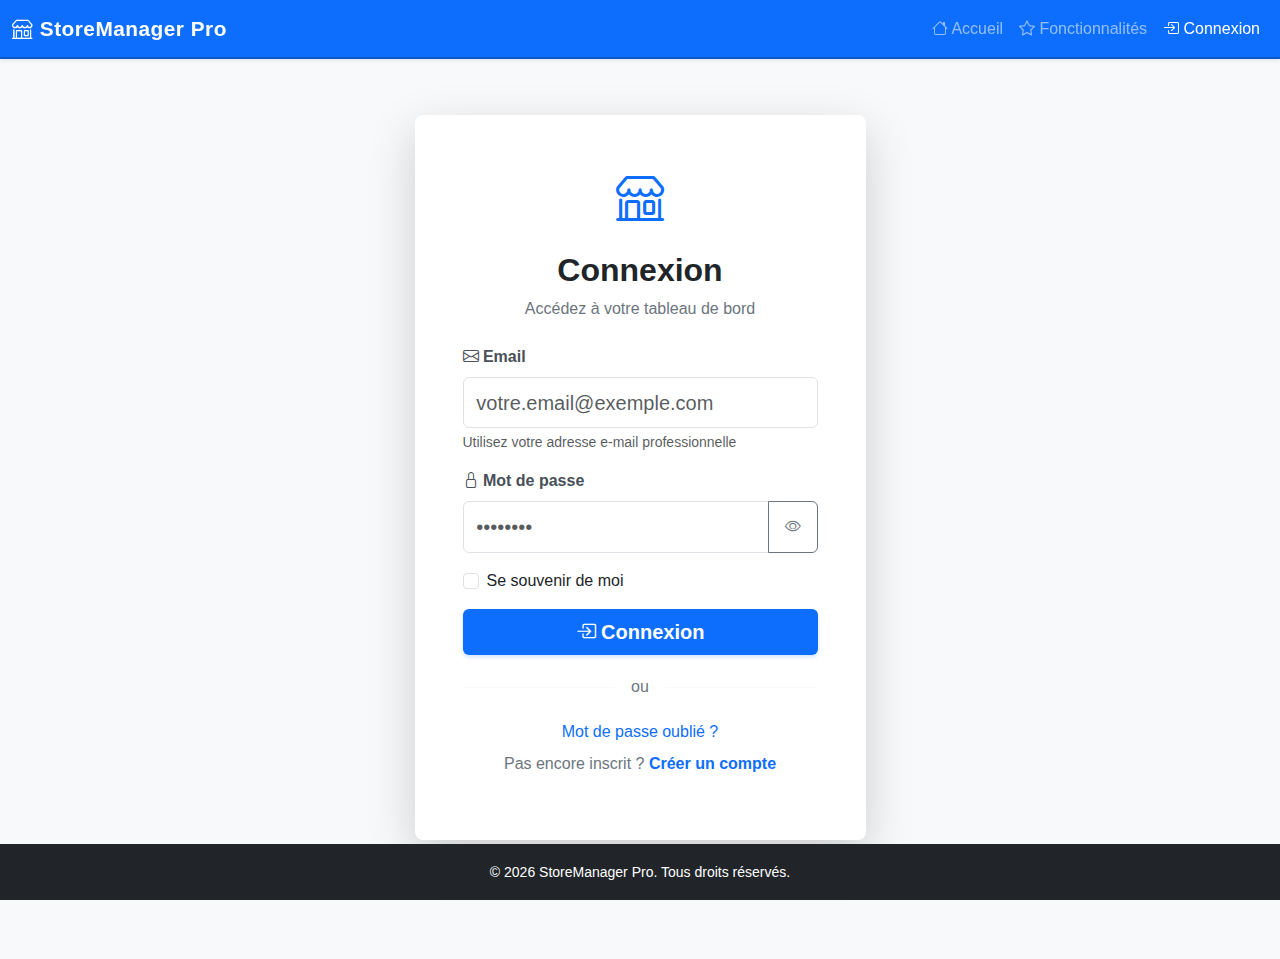
<file: index.html>
<!DOCTYPE html>
<html lang="fr">
<head>
    <meta charset="UTF-8">
    <meta name="viewport" content="width=device-width, initial-scale=1.0">
    <title>Tableau de Bord - Gestion Logistique</title>
    <link href="https://cdn.jsdelivr.net/npm/bootstrap@5.3.0/dist/css/bootstrap.min.css" rel="stylesheet">
    <link rel="stylesheet" href="https://cdn.jsdelivr.net/npm/bootstrap-icons@1.11.0/font/bootstrap-icons.css">
    <link rel="stylesheet" href="css/style.css">
</head>
<body>
    <!-- Navigation Principale -->
    <nav class="navbar navbar-expand-lg navbar-dark bg-primary sticky-top">
        <div class="container-fluid">
            <a class="navbar-brand fw-bold" href="home.html">
                <i class="bi bi-shop"></i> StoreManager Pro
            </a>
            <button class="navbar-toggler" type="button" data-bs-toggle="collapse" data-bs-target="#navbarNav" aria-controls="navbarNav" aria-expanded="false" aria-label="Toggle navigation">
                <span class="navbar-toggler-icon"></span>
            </button>
            <div class="collapse navbar-collapse" id="navbarNav">
                <ul class="navbar-nav ms-auto">
                    <li class="nav-item">
                        <a class="nav-link active" aria-current="page" href="index.html">
                            <i class="bi bi-speedometer2"></i> Tableau de Bord
                        </a>
                    </li>
                    <li class="nav-item">
                        <a class="nav-link" href="orders.html">
                            <i class="bi bi-cart-check"></i> Commandes
                        </a>
                    </li>
                    <li class="nav-item">
                        <a class="nav-link" href="inventory.html">
                            <i class="bi bi-boxes"></i> Inventaire
                        </a>
                    </li>
                    <li class="nav-item">
                        <a class="nav-link" href="customers.html">
                            <i class="bi bi-people"></i> Clients
                        </a>
                    </li>
                    <li class="nav-item">
                        <a class="nav-link" href="reports.html">
                            <i class="bi bi-bar-chart"></i> Rapports
                        </a>
                    </li>
                    <li class="nav-item">
                        <a class="nav-link" href="settings.html">
                            <i class="bi bi-gear"></i> Paramètres
                        </a>
                    </li>
                    <li class="nav-item">
                        <a class="nav-link" href="home.html">
                            <i class="bi bi-house"></i> Accueil
                        </a>
                    </li>
                </ul>
                <div class="d-flex ms-auto align-items-center">
                    <div class="dropdown">
                        <button class="btn btn-outline-light btn-sm dropdown-toggle" type="button" id="profileDropdown" data-bs-toggle="dropdown" aria-expanded="false">
                            <i class="bi bi-person-circle"></i> <span id="userName">Admin</span>
                        </button>
                        <ul class="dropdown-menu dropdown-menu-end" aria-labelledby="profileDropdown">
                            <li><a class="dropdown-item" href="settings.html"><i class="bi bi-gear"></i> Paramètres</a></li>
                            <li><hr class="dropdown-divider"></li>
                            <li><a class="dropdown-item" href="#" onclick="logout()"><i class="bi bi-box-arrow-right"></i> Déconnexion</a></li>
                        </ul>
                    </div>
                </div>
            </div>
        </div>
    </nav>

    <div class="container-fluid">
        <!-- Main Content -->
        <main class="p-4">
                <div class="d-flex justify-content-between align-items-center mb-4">
                    <h1>Tableau de Bord</h1>
                    <button class="btn btn-primary" data-bs-toggle="modal" data-bs-target="#newOrderModal">
                        <i class="bi bi-plus-circle"></i> Nouvelle Commande
                    </button>
                </div>

                <!-- Key Metrics -->
                <div class="row mb-4">
                    <div class="col-md-3">
                        <div class="card metric-card">
                            <div class="card-body">
                                <div class="d-flex justify-content-between align-items-center">
                                    <div>
                                        <h6 class="card-title text-muted">Commandes Totales</h6>
                                        <h3 class="card-text" id="totalOrders">248</h3>
                                    </div>
                                    <i class="bi bi-cart-check metric-icon text-primary"></i>
                                </div>
                            </div>
                        </div>
                    </div>
                    <div class="col-md-3">
                        <div class="card metric-card">
                            <div class="card-body">
                                <div class="d-flex justify-content-between align-items-center">
                                    <div>
                                        <h6 class="card-title text-muted">Commandes Attente</h6>
                                        <h3 class="card-text text-warning" id="pendingOrders">12</h3>
                                    </div>
                                    <i class="bi bi-hourglass-split metric-icon text-warning"></i>
                                </div>
                            </div>
                        </div>
                    </div>
                    <div class="col-md-3">
                        <div class="card metric-card">
                            <div class="card-body">
                                <div class="d-flex justify-content-between align-items-center">
                                    <div>
                                        <h6 class="card-title text-muted">Produits en Stock</h6>
                                        <h3 class="card-text text-success" id="stockItems">1,245</h3>
                                    </div>
                                    <i class="bi bi-boxes metric-icon text-success"></i>
                                </div>
                            </div>
                        </div>
                    </div>
                    <div class="col-md-3">
                        <div class="card metric-card">
                            <div class="card-body">
                                <div class="d-flex justify-content-between align-items-center">
                                    <div>
                                        <h6 class="card-title text-muted">Clients Actifs</h6>
                                        <h3 class="card-text text-info" id="activeClients">85</h3>
                                    </div>
                                    <i class="bi bi-people metric-icon text-info"></i>
                                </div>
                            </div>
                        </div>
                    </div>
                </div>

                <!-- Recent Orders Section -->
                <div class="row mb-4">
                    <div class="col-md-8">
                        <div class="card">
                            <div class="card-header bg-light">
                                <h5 class="mb-0">Commandes Récentes</h5>
                            </div>
                            <div class="card-body">
                                <div class="table-responsive">
                                    <table class="table table-hover">
                                        <thead class="table-light">
                                            <tr>
                                                <th>ID Commande</th>
                                                <th>Client</th>
                                                <th>Montant</th>
                                                <th>Statut</th>
                                                <th>Date</th>
                                                <th>Actions</th>
                                            </tr>
                                        </thead>
                                        <tbody id="recentOrdersTable">
                                            <tr>
                                                <td>#2451</td>
                                                <td>Jean Dupont</td>
                                                <td>259,99 €</td>
                                                <td><span class="badge bg-warning">En attente</span></td>
                                                <td>26 fév 2026</td>
                                                <td>
                                                    <button class="btn btn-sm btn-outline-primary">
                                                        <i class="bi bi-eye"></i> Voir
                                                    </button>
                                                </td>
                                            </tr>
                                            <tr>
                                                <td>#2450</td>
                                                <td>Marie Martin</td>
                                                <td>189,50 €</td>
                                                <td><span class="badge bg-success">Confirmée</span></td>
                                                <td>25 fév 2026</td>
                                                <td>
                                                    <button class="btn btn-sm btn-outline-primary">
                                                        <i class="bi bi-eye"></i> Voir
                                                    </button>
                                                </td>
                                            </tr>
                                            <tr>
                                                <td>#2449</td>
                                                <td>Pierre Lefevre</td>
                                                <td>425,00 €</td>
                                                <td><span class="badge bg-info">Expédiée</span></td>
                                                <td>24 fév 2026</td>
                                                <td>
                                                    <button class="btn btn-sm btn-outline-primary">
                                                        <i class="bi bi-eye"></i> Voir
                                                    </button>
                                                </td>
                                            </tr>
                                        </tbody>
                                    </table>
                                </div>
                                <a href="orders.html" class="btn btn-sm btn-primary">Voir toutes les commandes →</a>
                            </div>
                        </div>
                    </div>

                    <!-- Inventory Widget -->
                    <div class="col-md-4">
                        <div class="card">
                            <div class="card-header bg-light">
                                <h5 class="mb-0">Stocks Faibles</h5>
                            </div>
                            <div class="card-body">
                                <div class="list-group list-group-flush">
                                    <div class="list-group-item">
                                        <div class="d-flex justify-content-between">
                                            <span>Laptop HP 15</span>
                                            <span class="badge bg-danger">Stock: 2</span>
                                        </div>
                                    </div>
                                    <div class="list-group-item">
                                        <div class="d-flex justify-content-between">
                                            <span>Souris Logitech</span>
                                            <span class="badge bg-warning">Stock: 5</span>
                                        </div>
                                    </div>
                                    <div class="list-group-item">
                                        <div class="d-flex justify-content-between">
                                            <span>Clavier Mécanique</span>
                                            <span class="badge bg-warning">Stock: 8</span>
                                        </div>
                                    </div>
                                    <div class="list-group-item">
                                        <div class="d-flex justify-content-between">
                                            <span>Moniteur 4K</span>
                                            <span class="badge bg-danger">Stock: 1</span>
                                        </div>
                                    </div>
                                </div>
                                <a href="inventory.html" class="btn btn-sm btn-outline-primary mt-3">Gérer inventaire →</a>
                            </div>
                        </div>
                    </div>
                </div>

                <!-- Charts Section -->
                <div class="row">
                    <div class="col-md-6">
                        <div class="card">
                            <div class="card-header bg-light">
                                <h5 class="mb-0">Ventes par Jour</h5>
                            </div>
                            <div class="card-body">
                                <canvas id="salesChart"></canvas>
                            </div>
                        </div>
                    </div>
                    <div class="col-md-6">
                        <div class="card">
                            <div class="card-header bg-light">
                                <h5 class="mb-0">Distribution des Statuts</h5>
                            </div>
                            <div class="card-body">
                                <div class="alert alert-info">
                                    <p><strong>En attente :</strong> 12 commandes</p>
                                    <p><strong>Confirmée :</strong> 45 commandes</p>
                                    <p><strong>Expédiée :</strong> 38 commandes</p>
                                    <p><strong>Livrée :</strong> 120 commandes</p>
                                    <p><strong>Annulée :</strong> 10 commandes</p>
                                </div>
                            </div>
                        </div>
                    </div>
                </div>
        </div>
    </div>

    <script src="https://cdn.jsdelivr.net/npm/bootstrap@5.3.0/dist/js/bootstrap.bundle.min.js"></script>
    
    <script>
        // Vérifier si l'utilisateur est connecté
        if (localStorage.getItem('isLoggedIn') !== 'true') {
            window.location.href = 'login.html';
        } else {
            // Afficher le nom de l'utilisateur
            const userName = localStorage.getItem('userName') || 'Admin';
            const elements = document.querySelectorAll('#userName');
            elements.forEach(el => {
                el.textContent = userName;
            });
        }

        // Fonction de déconnexion
        function logout() {
            if (confirm('Êtes-vous sûr de vouloir vous déconnecter ?')) {
                localStorage.removeItem('isLoggedIn');
                localStorage.removeItem('userEmail');
                localStorage.removeItem('userName');
                window.location.href = 'home.html';
            }
        }
    </script>
</body>
</html>
</file>
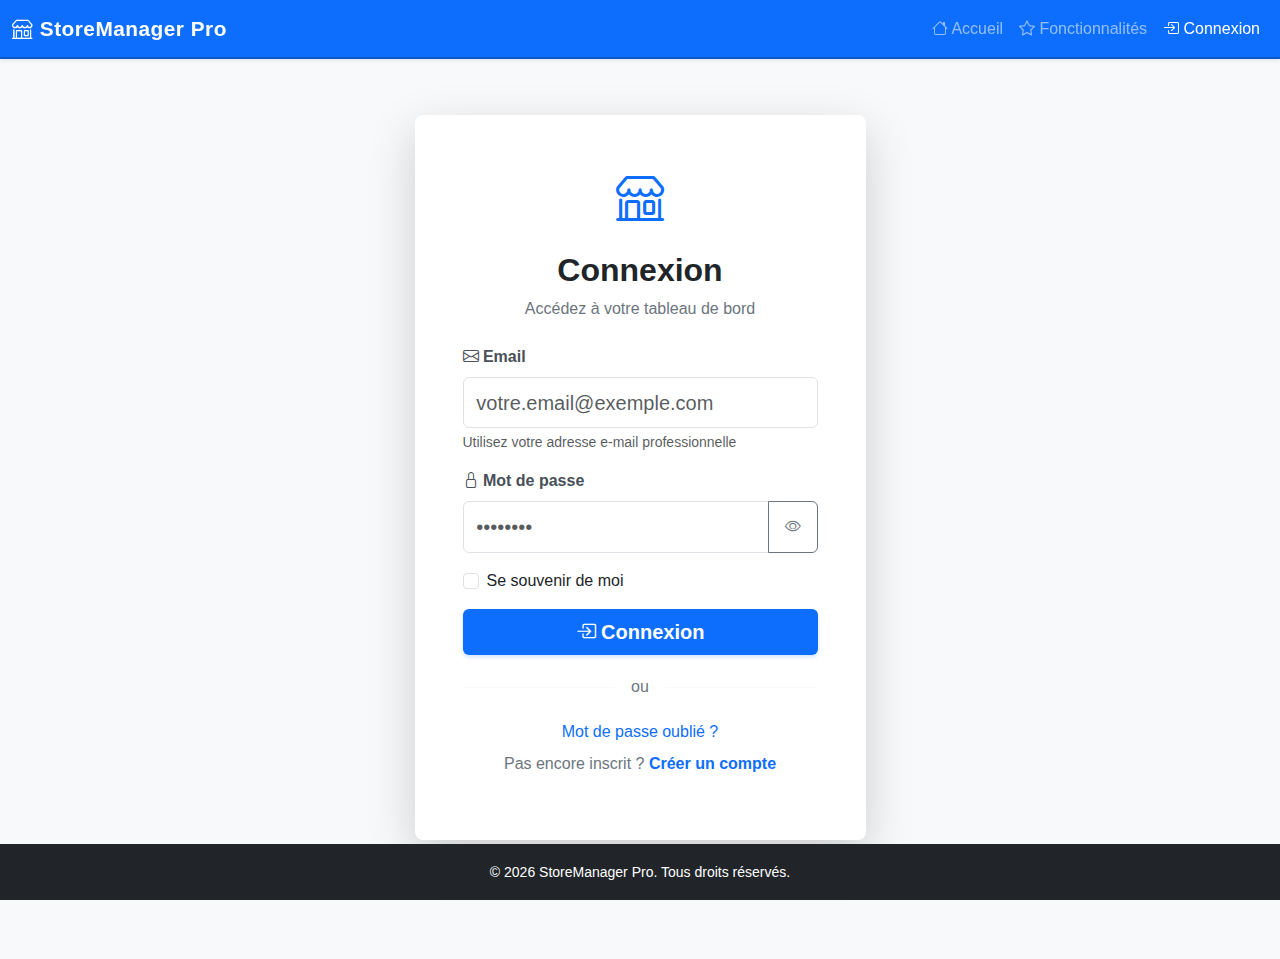
<file: customers.html>
<!DOCTYPE html>
<html lang="fr">
<head>
    <meta charset="UTF-8">
    <meta name="viewport" content="width=device-width, initial-scale=1.0">
    <title>Gestion des Clients - Boutique en Ligne</title>
    <link href="https://cdn.jsdelivr.net/npm/bootstrap@5.3.0/dist/css/bootstrap.min.css" rel="stylesheet">
    <link rel="stylesheet" href="https://cdn.jsdelivr.net/npm/bootstrap-icons@1.11.0/font/bootstrap-icons.css">
    <link rel="stylesheet" href="css/style.css">
</head>
<body>
    <!-- Navigation Principale -->
    <nav class="navbar navbar-expand-lg navbar-dark bg-primary sticky-top">
        <div class="container-fluid">
            <a class="navbar-brand fw-bold" href="home.html">
                <i class="bi bi-shop"></i> StoreManager Pro
            </a>
            <button class="navbar-toggler" type="button" data-bs-toggle="collapse" data-bs-target="#navbarNav" aria-controls="navbarNav" aria-expanded="false" aria-label="Toggle navigation">
                <span class="navbar-toggler-icon"></span>
            </button>
            <div class="collapse navbar-collapse" id="navbarNav">
                <ul class="navbar-nav ms-auto">
                    <li class="nav-item">
                        <a class="nav-link" href="index.html">
                            <i class="bi bi-speedometer2"></i> Tableau de Bord
                        </a>
                    </li>
                    <li class="nav-item">
                        <a class="nav-link" href="orders.html">
                            <i class="bi bi-cart-check"></i> Commandes
                        </a>
                    </li>
                    <li class="nav-item">
                        <a class="nav-link" href="inventory.html">
                            <i class="bi bi-boxes"></i> Inventaire
                        </a>
                    </li>
                    <li class="nav-item">
                        <a class="nav-link active" aria-current="page" href="customers.html">
                            <i class="bi bi-people"></i> Clients
                        </a>
                    </li>
                    <li class="nav-item">
                        <a class="nav-link" href="reports.html">
                            <i class="bi bi-bar-chart"></i> Rapports
                        </a>
                    </li>
                    <li class="nav-item">
                        <a class="nav-link" href="settings.html">
                            <i class="bi bi-gear"></i> Paramètres
                        </a>
                    </li>
                    <li class="nav-item">
                        <a class="nav-link" href="home.html">
                            <i class="bi bi-house"></i> Accueil
                        </a>
                    </li>
                </ul>
                <div class="d-flex ms-auto align-items-center">
                    <div class="dropdown">
                        <button class="btn btn-outline-light btn-sm dropdown-toggle" type="button" id="profileDropdown" data-bs-toggle="dropdown" aria-expanded="false">
                            <i class="bi bi-person-circle"></i> <span id="userName">Admin</span>
                        </button>
                        <ul class="dropdown-menu dropdown-menu-end" aria-labelledby="profileDropdown">
                            <li><a class="dropdown-item" href="settings.html"><i class="bi bi-gear"></i> Paramètres</a></li>
                            <li><hr class="dropdown-divider"></li>
                            <li><a class="dropdown-item" href="#" onclick="logout()"><i class="bi bi-box-arrow-right"></i> Déconnexion</a></li>
                        </ul>
                    </div>
                </div>
            </div>
        </div>
    </nav>

    <div class="container-fluid">
        <main class="p-4">
                <div class="d-flex justify-content-between align-items-center mb-4">
                    <h1><i class="bi bi-people"></i> Gestion des Clients</h1>
                    <button class="btn btn-primary" data-bs-toggle="modal" data-bs-target="#addClientModal">
                        <i class="bi bi-plus-circle"></i> Ajouter Client
                    </button>
                </div>

                <!-- Stats -->
                <div class="row mb-4">
                    <div class="col-md-3">
                        <div class="card">
                            <div class="card-body">
                                <h6 class="card-title text-muted">Total Clients</h6>
                                <h3>245</h3>
                            </div>
                        </div>
                    </div>
                    <div class="col-md-3">
                        <div class="card">
                            <div class="card-body">
                                <h6 class="card-title text-muted">Clients Actifs</h6>
                                <h3>85</h3>
                            </div>
                        </div>
                    </div>
                    <div class="col-md-3">
                        <div class="card">
                            <div class="card-body">
                                <h6 class="card-title text-muted">Revenus Totaux</h6>
                                <h3>65,250 €</h3>
                            </div>
                        </div>
                    </div>
                    <div class="col-md-3">
                        <div class="card">
                            <div class="card-body">
                                <h6 class="card-title text-muted">Ticket Moyen</h6>
                                <h3>266 €</h3>
                            </div>
                        </div>
                    </div>
                </div>

                <!-- Filters -->
                <div class="card mb-4">
                    <div class="card-body">
                        <div class="row g-3">
                            <div class="col-md-3">
                                <label class="form-label">Statut</label>
                                <select class="form-select" id="filterStatus" onchange="filterClients()">
                                    <option value="">Tous les statuts</option>
                                    <option value="active">Actif</option>
                                    <option value="inactive">Inactif</option>
                                    <option value="vip">VIP</option>
                                </select>
                            </div>
                            <div class="col-md-3">
                                <label class="form-label">Région</label>
                                <select class="form-select" id="filterRegion" onchange="filterClients()">
                                    <option value="">Toutes les régions</option>
                                    <option value="paris">Île-de-France</option>
                                    <option value="provence">Provence</option>
                                    <option value="rhone">Rhône-Alpes</option>
                                </select>
                            </div>
                            <div class="col-md-3">
                                <label class="form-label">Recherche</label>
                                <input type="text" class="form-control" id="searchClient" placeholder="Nom ou email..." onkeyup="filterClients()">
                            </div>
                            <div class="col-md-3">
                                <label class="form-label">&nbsp;</label>
                                <button class="btn btn-outline-secondary w-100" onclick="resetFilters()">
                                    <i class="bi bi-arrow-clockwise"></i> Réinitialiser
                                </button>
                            </div>
                        </div>
                    </div>
                </div>

                <!-- Clients Table -->
                <div class="card">
                    <div class="card-body">
                        <div class="table-responsive">
                            <table class="table table-hover">
                                <thead class="table-light">
                                    <tr>
                                        <th>ID</th>
                                        <th>Nom</th>
                                        <th>Email</th>
                                        <th>Téléphone</th>
                                        <th>Adresse</th>
                                        <th>Commandes</th>
                                        <th>Total Dépensé</th>
                                        <th>Statut</th>
                                        <th>Actions</th>
                                    </tr>
                                </thead>
                                <tbody id="clientsTable">
                                    <tr>
                                        <td>#001</td>
                                        <td>Jean Dupont</td>
                                        <td>jean.dupont@email.com</td>
                                        <td>+33 6 12 34 56 78</td>
                                        <td>123 Rue de la Paix, Paris</td>
                                        <td>8</td>
                                        <td>2,125 €</td>
                                        <td><span class="badge bg-success">Actif</span></td>
                                        <td>
                                            <button class="btn btn-sm btn-info" data-bs-toggle="modal" data-bs-target="#clientModal" onclick="viewClient(1)">
                                                <i class="bi bi-eye"></i>
                                            </button>
                                            <button class="btn btn-sm btn-warning" onclick="editClient(1)">
                                                <i class="bi bi-pencil"></i>
                                            </button>
                                            <button class="btn btn-sm btn-danger" onclick="deleteClient(1)">
                                                <i class="bi bi-trash"></i>
                                            </button>
                                        </td>
                                    </tr>
                                    <tr>
                                        <td>#002</td>
                                        <td>Marie Martin</td>
                                        <td>marie.martin@email.com</td>
                                        <td>+33 6 23 45 67 89</td>
                                        <td>456 Avenue de Lyon, Lyon</td>
                                        <td>12</td>
                                        <td>3,450 €</td>
                                        <td><span class="badge bg-warning">VIP</span></td>
                                        <td>
                                            <button class="btn btn-sm btn-info" data-bs-toggle="modal" data-bs-target="#clientModal" onclick="viewClient(2)">
                                                <i class="bi bi-eye"></i>
                                            </button>
                                            <button class="btn btn-sm btn-warning" onclick="editClient(2)">
                                                <i class="bi bi-pencil"></i>
                                            </button>
                                            <button class="btn btn-sm btn-danger" onclick="deleteClient(2)">
                                                <i class="bi bi-trash"></i>
                                            </button>
                                        </td>
                                    </tr>
                                    <tr>
                                        <td>#003</td>
                                        <td>Pierre Lefevre</td>
                                        <td>pierre.lefevre@email.com</td>
                                        <td>+33 6 34 56 78 90</td>
                                        <td>789 Boulevard Marseille, Marseille</td>
                                        <td>5</td>
                                        <td>1,245 €</td>
                                        <td><span class="badge bg-success">Actif</span></td>
                                        <td>
                                            <button class="btn btn-sm btn-info" data-bs-toggle="modal" data-bs-target="#clientModal" onclick="viewClient(3)">
                                                <i class="bi bi-eye"></i>
                                            </button>
                                            <button class="btn btn-sm btn-warning" onclick="editClient(3)">
                                                <i class="bi bi-pencil"></i>
                                            </button>
                                            <button class="btn btn-sm btn-danger" onclick="deleteClient(3)">
                                                <i class="bi bi-trash"></i>
                                            </button>
                                        </td>
                                    </tr>
                                    <tr>
                                        <td>#004</td>
                                        <td>Sophie Bernard</td>
                                        <td>sophie.bernard@email.com</td>
                                        <td>+33 6 45 67 89 01</td>
                                        <td>321 Chemin Toulouse, Toulouse</td>
                                        <td>3</td>
                                        <td>789 €</td>
                                        <td><span class="badge bg-secondary">Inactif</span></td>
                                        <td>
                                            <button class="btn btn-sm btn-info" data-bs-toggle="modal" data-bs-target="#clientModal" onclick="viewClient(4)">
                                                <i class="bi bi-eye"></i>
                                            </button>
                                            <button class="btn btn-sm btn-warning" onclick="editClient(4)">
                                                <i class="bi bi-pencil"></i>
                                            </button>
                                            <button class="btn btn-sm btn-danger" onclick="deleteClient(4)">
                                                <i class="bi bi-trash"></i>
                                            </button>
                                        </td>
                                    </tr>
                                    <tr>
                                        <td>#005</td>
                                        <td>Luc Moreau</td>
                                        <td>luc.moreau@email.com</td>
                                        <td>+33 6 56 78 90 12</td>
                                        <td>654 Route Nice, Nice</td>
                                        <td>15</td>
                                        <td>4,890 €</td>
                                        <td><span class="badge bg-warning">VIP</span></td>
                                        <td>
                                            <button class="btn btn-sm btn-info" data-bs-toggle="modal" data-bs-target="#clientModal" onclick="viewClient(5)">
                                                <i class="bi bi-eye"></i>
                                            </button>
                                            <button class="btn btn-sm btn-warning" onclick="editClient(5)">
                                                <i class="bi bi-pencil"></i>
                                            </button>
                                            <button class="btn btn-sm btn-danger" onclick="deleteClient(5)">
                                                <i class="bi bi-trash"></i>
                                            </button>
                                        </td>
                                    </tr>
                                </tbody>
                            </table>
                        </div>
                    </div>
                </div>
            </main>
        </div>
    </div>

    <!-- Modal Voir Client -->
    <div class="modal fade" id="clientModal" tabindex="-1" aria-hidden="true">
        <div class="modal-dialog modal-lg">
            <div class="modal-content">
                <div class="modal-header">
                    <h5 class="modal-title">Détails du Client</h5>
                    <button type="button" class="btn-close" data-bs-dismiss="modal" aria-label="Close"></button>
                </div>
                <div class="modal-body">
                    <div class="row mb-3">
                        <div class="col-md-6">
                            <h6>Informations Personnelles</h6>
                            <p>
                                <strong>Nom:</strong> <span id="clientName"></span><br>
                                <strong>Email:</strong> <span id="clientEmail"></span><br>
                                <strong>Téléphone:</strong> <span id="clientPhone"></span>
                            </p>
                        </div>
                        <div class="col-md-6">
                            <h6>Adresse</h6>
                            <p>
                                <span id="clientAddress"></span>
                            </p>
                        </div>
                    </div>
                    <hr>
                    <h6>Historique Commandes</h6>
                    <table class="table table-sm">
                        <thead>
                            <tr>
                                <th>ID Commande</th>
                                <th>Montant</th>
                                <th>Statut</th>
                                <th>Date</th>
                            </tr>
                        </thead>
                        <tbody id="clientOrders">
                            <tr>
                                <td>#2451</td>
                                <td>259,99 €</td>
                                <td><span class="badge bg-warning">En attente</span></td>
                                <td>26 fév 2026</td>
                            </tr>
                        </tbody>
                    </table>
                </div>
                <div class="modal-footer">
                    <button type="button" class="btn btn-secondary" data-bs-dismiss="modal">Fermer</button>
                </div>
            </div>
        </div>
    </div>

    <!-- Modal Ajouter Client -->
    <div class="modal fade" id="addClientModal" tabindex="-1" aria-hidden="true">
        <div class="modal-dialog">
            <div class="modal-content">
                <div class="modal-header">
                    <h5 class="modal-title">Ajouter un Nouveau Client</h5>
                    <button type="button" class="btn-close" data-bs-dismiss="modal" aria-label="Close"></button>
                </div>
                <div class="modal-body">
                    <form id="addClientForm">
                        <div class="mb-3">
                            <label for="clientNewName" class="form-label">Nom Complet</label>
                            <input type="text" class="form-control" id="clientNewName" required>
                        </div>
                        <div class="mb-3">
                            <label for="clientNewEmail" class="form-label">Email</label>
                            <input type="email" class="form-control" id="clientNewEmail" required>
                        </div>
                        <div class="mb-3">
                            <label for="clientNewPhone" class="form-label">Téléphone</label>
                            <input type="tel" class="form-control" id="clientNewPhone" required>
                        </div>
                        <div class="mb-3">
                            <label for="clientNewAddress" class="form-label">Adresse</label>
                            <textarea class="form-control" id="clientNewAddress" rows="3" required></textarea>
                        </div>
                    </form>
                </div>
                <div class="modal-footer">
                    <button type="button" class="btn btn-secondary" data-bs-dismiss="modal">Annuler</button>
                    <button type="button" class="btn btn-primary">Ajouter Client</button>
                </div>
            </div>
        </div>
    </div>

    <script src="https://cdn.jsdelivr.net/npm/bootstrap@5.3.0/dist/js/bootstrap.bundle.min.js"></script>
    
    <script>
        // Vérifier si l'utilisateur est connecté
        if (localStorage.getItem('isLoggedIn') !== 'true') {
            window.location.href = 'login.html';
        } else {
            const userName = localStorage.getItem('userName') || 'Admin';
            const elements = document.querySelectorAll('#userName');
            elements.forEach(el => {
                el.textContent = userName;
            });
        }

        function logout() {
            if (confirm('Êtes-vous sûr de vouloir vous déconnecter ?')) {
                localStorage.removeItem('isLoggedIn');
                localStorage.removeItem('userEmail');
                localStorage.removeItem('userName');
                window.location.href = 'home.html';
            }
        }
    </script>
</body>
</html>
</file>
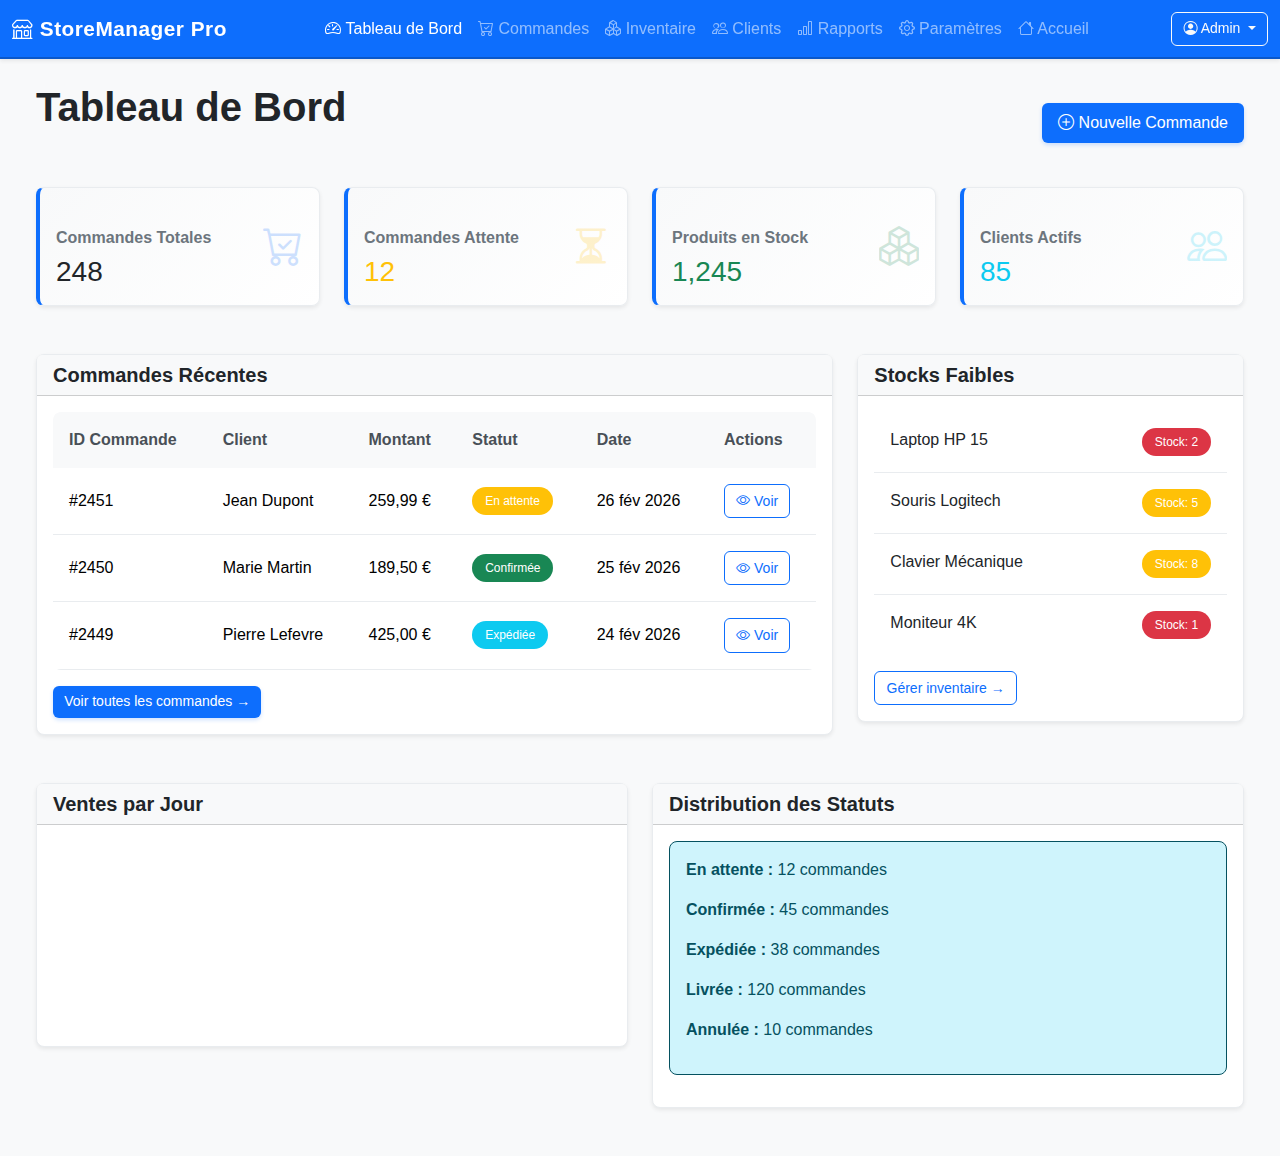
<file: Dashbord.html>
<!DOCTYPE html>
<html lang="fr">
<head>
    <meta charset="UTF-8">
    <meta name="viewport" content="width=device-width, initial-scale=1.0">
    <title>Tableau de Bord - Gestion Logistique</title>
    <link href="https://cdn.jsdelivr.net/npm/bootstrap@5.3.0/dist/css/bootstrap.min.css" rel="stylesheet">
    <link rel="stylesheet" href="https://cdn.jsdelivr.net/npm/bootstrap-icons@1.11.0/font/bootstrap-icons.css">
    <link rel="stylesheet" href="css/style.css">
</head>
<body>
    <!-- Navigation Principale -->
    <nav class="navbar navbar-expand-lg navbar-dark bg-primary sticky-top">
        <div class="container-fluid">
            <a class="navbar-brand fw-bold" href="home.html">
                <i class="bi bi-shop"></i> StoreManager Pro
            </a>
            <button class="navbar-toggler" type="button" data-bs-toggle="collapse" data-bs-target="#navbarNav" aria-controls="navbarNav" aria-expanded="false" aria-label="Toggle navigation">
                <span class="navbar-toggler-icon"></span>
            </button>
            <div class="collapse navbar-collapse" id="navbarNav">
                <ul class="navbar-nav ms-auto">
                    <li class="nav-item">
                        <a class="nav-link active" aria-current="page" href="index.html">
                            <i class="bi bi-speedometer2"></i> Tableau de Bord
                        </a>
                    </li>
                    <li class="nav-item">
                        <a class="nav-link" href="orders.html">
                            <i class="bi bi-cart-check"></i> Commandes
                        </a>
                    </li>
                    <li class="nav-item">
                        <a class="nav-link" href="inventory.html">
                            <i class="bi bi-boxes"></i> Inventaire
                        </a>
                    </li>
                    <li class="nav-item">
                        <a class="nav-link" href="customers.html">
                            <i class="bi bi-people"></i> Clients
                        </a>
                    </li>
                    <li class="nav-item">
                        <a class="nav-link" href="reports.html">
                            <i class="bi bi-bar-chart"></i> Rapports
                        </a>
                    </li>
                    <li class="nav-item">
                        <a class="nav-link" href="settings.html">
                            <i class="bi bi-gear"></i> Paramètres
                        </a>
                    </li>
                    <li class="nav-item">
                        <a class="nav-link" href="home.html">
                            <i class="bi bi-house"></i> Accueil
                        </a>
                    </li>
                </ul>
                <div class="d-flex ms-auto align-items-center">
                    <div class="dropdown">
                        <button class="btn btn-outline-light btn-sm dropdown-toggle" type="button" id="profileDropdown" data-bs-toggle="dropdown" aria-expanded="false">
                            <i class="bi bi-person-circle"></i> <span id="userName">Admin</span>
                        </button>
                        <ul class="dropdown-menu dropdown-menu-end" aria-labelledby="profileDropdown">
                            <li><a class="dropdown-item" href="settings.html"><i class="bi bi-gear"></i> Paramètres</a></li>
                            <li><hr class="dropdown-divider"></li>
                            <li><a class="dropdown-item" href="#" onclick="logout()"><i class="bi bi-box-arrow-right"></i> Déconnexion</a></li>
                        </ul>
                    </div>
                </div>
            </div>
        </div>
    </nav>

    <div class="container-fluid">
        <!-- Main Content -->
        <main class="p-4">
                <div class="d-flex justify-content-between align-items-center mb-4">
                    <h1>Tableau de Bord</h1>
                    <button class="btn btn-primary" data-bs-toggle="modal" data-bs-target="#newOrderModal">
                        <i class="bi bi-plus-circle"></i> Nouvelle Commande
                    </button>
                </div>

                <!-- Key Metrics -->
                <div class="row mb-4">
                    <div class="col-md-3">
                        <div class="card metric-card">
                            <div class="card-body">
                                <div class="d-flex justify-content-between align-items-center">
                                    <div>
                                        <h6 class="card-title text-muted">Commandes Totales</h6>
                                        <h3 class="card-text" id="totalOrders">248</h3>
                                    </div>
                                    <i class="bi bi-cart-check metric-icon text-primary"></i>
                                </div>
                            </div>
                        </div>
                    </div>
                    <div class="col-md-3">
                        <div class="card metric-card">
                            <div class="card-body">
                                <div class="d-flex justify-content-between align-items-center">
                                    <div>
                                        <h6 class="card-title text-muted">Commandes Attente</h6>
                                        <h3 class="card-text text-warning" id="pendingOrders">12</h3>
                                    </div>
                                    <i class="bi bi-hourglass-split metric-icon text-warning"></i>
                                </div>
                            </div>
                        </div>
                    </div>
                    <div class="col-md-3">
                        <div class="card metric-card">
                            <div class="card-body">
                                <div class="d-flex justify-content-between align-items-center">
                                    <div>
                                        <h6 class="card-title text-muted">Produits en Stock</h6>
                                        <h3 class="card-text text-success" id="stockItems">1,245</h3>
                                    </div>
                                    <i class="bi bi-boxes metric-icon text-success"></i>
                                </div>
                            </div>
                        </div>
                    </div>
                    <div class="col-md-3">
                        <div class="card metric-card">
                            <div class="card-body">
                                <div class="d-flex justify-content-between align-items-center">
                                    <div>
                                        <h6 class="card-title text-muted">Clients Actifs</h6>
                                        <h3 class="card-text text-info" id="activeClients">85</h3>
                                    </div>
                                    <i class="bi bi-people metric-icon text-info"></i>
                                </div>
                            </div>
                        </div>
                    </div>
                </div>

                <!-- Recent Orders Section -->
                <div class="row mb-4">
                    <div class="col-md-8">
                        <div class="card">
                            <div class="card-header bg-light">
                                <h5 class="mb-0">Commandes Récentes</h5>
                            </div>
                            <div class="card-body">
                                <div class="table-responsive">
                                    <table class="table table-hover">
                                        <thead class="table-light">
                                            <tr>
                                                <th>ID Commande</th>
                                                <th>Client</th>
                                                <th>Montant</th>
                                                <th>Statut</th>
                                                <th>Date</th>
                                                <th>Actions</th>
                                            </tr>
                                        </thead>
                                        <tbody id="recentOrdersTable">
                                            <tr>
                                                <td>#2451</td>
                                                <td>Jean Dupont</td>
                                                <td>259,99 €</td>
                                                <td><span class="badge bg-warning">En attente</span></td>
                                                <td>26 fév 2026</td>
                                                <td>
                                                    <button class="btn btn-sm btn-outline-primary">
                                                        <i class="bi bi-eye"></i> Voir
                                                    </button>
                                                </td>
                                            </tr>
                                            <tr>
                                                <td>#2450</td>
                                                <td>Marie Martin</td>
                                                <td>189,50 €</td>
                                                <td><span class="badge bg-success">Confirmée</span></td>
                                                <td>25 fév 2026</td>
                                                <td>
                                                    <button class="btn btn-sm btn-outline-primary">
                                                        <i class="bi bi-eye"></i> Voir
                                                    </button>
                                                </td>
                                            </tr>
                                            <tr>
                                                <td>#2449</td>
                                                <td>Pierre Lefevre</td>
                                                <td>425,00 €</td>
                                                <td><span class="badge bg-info">Expédiée</span></td>
                                                <td>24 fév 2026</td>
                                                <td>
                                                    <button class="btn btn-sm btn-outline-primary">
                                                        <i class="bi bi-eye"></i> Voir
                                                    </button>
                                                </td>
                                            </tr>
                                        </tbody>
                                    </table>
                                </div>
                                <a href="orders.html" class="btn btn-sm btn-primary">Voir toutes les commandes →</a>
                            </div>
                        </div>
                    </div>

                    <!-- Inventory Widget -->
                    <div class="col-md-4">
                        <div class="card">
                            <div class="card-header bg-light">
                                <h5 class="mb-0">Stocks Faibles</h5>
                            </div>
                            <div class="card-body">
                                <div class="list-group list-group-flush">
                                    <div class="list-group-item">
                                        <div class="d-flex justify-content-between">
                                            <span>Laptop HP 15</span>
                                            <span class="badge bg-danger">Stock: 2</span>
                                        </div>
                                    </div>
                                    <div class="list-group-item">
                                        <div class="d-flex justify-content-between">
                                            <span>Souris Logitech</span>
                                            <span class="badge bg-warning">Stock: 5</span>
                                        </div>
                                    </div>
                                    <div class="list-group-item">
                                        <div class="d-flex justify-content-between">
                                            <span>Clavier Mécanique</span>
                                            <span class="badge bg-warning">Stock: 8</span>
                                        </div>
                                    </div>
                                    <div class="list-group-item">
                                        <div class="d-flex justify-content-between">
                                            <span>Moniteur 4K</span>
                                            <span class="badge bg-danger">Stock: 1</span>
                                        </div>
                                    </div>
                                </div>
                                <a href="inventory.html" class="btn btn-sm btn-outline-primary mt-3">Gérer inventaire →</a>
                            </div>
                        </div>
                    </div>
                </div>

                <!-- Charts Section -->
                <div class="row">
                    <div class="col-md-6">
                        <div class="card">
                            <div class="card-header bg-light">
                                <h5 class="mb-0">Ventes par Jour</h5>
                            </div>
                            <div class="card-body">
                                <canvas id="salesChart"></canvas>
                            </div>
                        </div>
                    </div>
                    <div class="col-md-6">
                        <div class="card">
                            <div class="card-header bg-light">
                                <h5 class="mb-0">Distribution des Statuts</h5>
                            </div>
                            <div class="card-body">
                                <div class="alert alert-info">
                                    <p><strong>En attente :</strong> 12 commandes</p>
                                    <p><strong>Confirmée :</strong> 45 commandes</p>
                                    <p><strong>Expédiée :</strong> 38 commandes</p>
                                    <p><strong>Livrée :</strong> 120 commandes</p>
                                    <p><strong>Annulée :</strong> 10 commandes</p>
                                </div>
                            </div>
                        </div>
                    </div>
                </div>
        </div>
    </div>

    <script src="https://cdn.jsdelivr.net/npm/bootstrap@5.3.0/dist/js/bootstrap.bundle.min.js"></script>
    
    <script>
      
    </script>
</body>
</html>
</file>
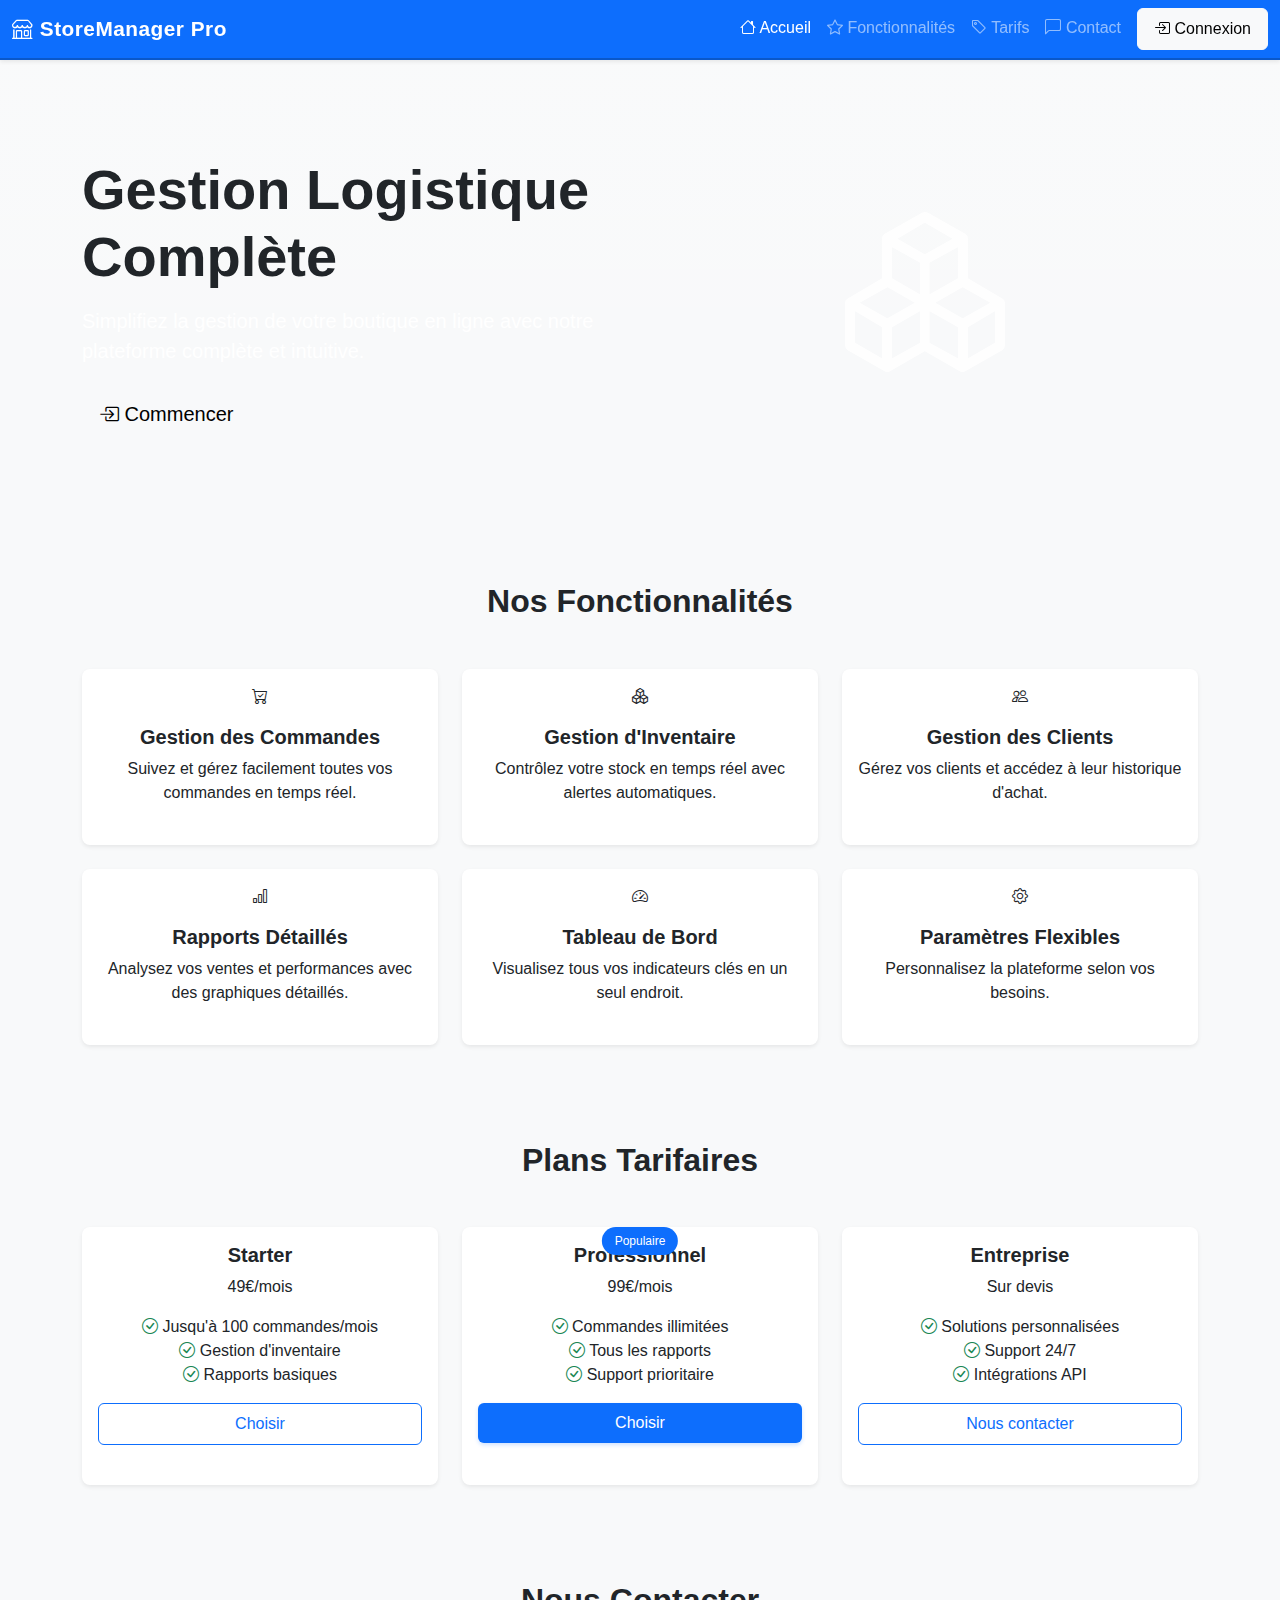
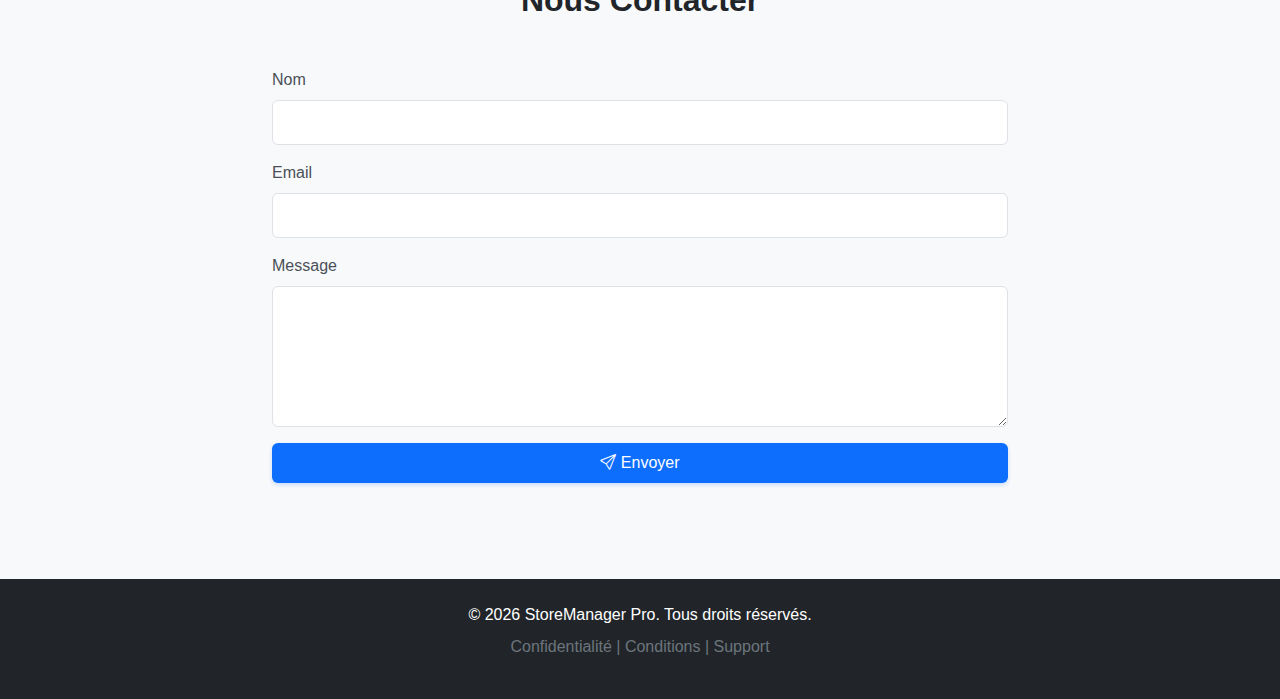
<file: home.html>
<!DOCTYPE html>
<html lang="fr">
<head>
    <meta charset="UTF-8">
    <meta name="viewport" content="width=device-width, initial-scale=1.0">
    <title>Boutique en Ligne - Gestion Logistique</title>
    <link href="https://cdn.jsdelivr.net/npm/bootstrap@5.3.0/dist/css/bootstrap.min.css" rel="stylesheet">
    <link rel="stylesheet" href="https://cdn.jsdelivr.net/npm/bootstrap-icons@1.11.0/font/bootstrap-icons.css">
    <link rel="stylesheet" href="css/style.css">
</head>
<body>
    <!-- Navigation Principale -->
    <nav class="navbar navbar-expand-lg navbar-dark bg-primary sticky-top">
        <div class="container-fluid">
            <a class="navbar-brand fw-bold" href="home.html">
                <i class="bi bi-shop"></i> StoreManager Pro
            </a>
            <button class="navbar-toggler" type="button" data-bs-toggle="collapse" data-bs-target="#navbarNav" aria-controls="navbarNav" aria-expanded="false" aria-label="Toggle navigation">
                <span class="navbar-toggler-icon"></span>
            </button>
            <div class="collapse navbar-collapse" id="navbarNav">
                <ul class="navbar-nav ms-auto">
                    <li class="nav-item">
                        <a class="nav-link active" aria-current="page" href="home.html">
                            <i class="bi bi-house"></i> Accueil
                        </a>
                    </li>
                    <li class="nav-item">
                        <a class="nav-link" href="#features">
                            <i class="bi bi-star"></i> Fonctionnalités
                        </a>
                    </li>
                    <li class="nav-item">
                        <a class="nav-link" href="#pricing">
                            <i class="bi bi-tag"></i> Tarifs
                        </a>
                    </li>
                    <li class="nav-item">
                        <a class="nav-link" href="#contact">
                            <i class="bi bi-chat-left"></i> Contact
                        </a>
                    </li>
                    <li class="nav-item">
                        <a class="btn btn-light ms-2" href="login.html">
                            <i class="bi bi-box-arrow-in-right"></i> Connexion
                        </a>
                    </li>
                </ul>
            </div>
        </div>
    </nav>

    <!-- Hero Section -->
    <section class="hero-section bg-gradient py-5" style="background: linear-gradient(135deg, #0d6efd 0%, #0dcaf0 100%); color: white;">
        <div class="container py-5">
            <div class="row align-items-center">
                <div class="col-lg-6">
                    <h1 class="display-4 fw-bold mb-3">Gestion Logistique Complète</h1>
                    <p class="lead mb-4">Simplifiez la gestion de votre boutique en ligne avec notre plateforme complète et intuitive.</p>
                    <div class="d-flex gap-3">
                        <a href="login.html" class="btn btn-light btn-lg">
                            <i class="bi bi-box-arrow-in-right"></i> Commencer
                        </a>
                        <a href="#features" class="btn btn-outline-light btn-lg">
                            <i class="bi bi-info-circle"></i> En savoir plus
                        </a>
                    </div>
                </div>
                <div class="col-lg-6 text-center">
                    <i class="bi bi-boxes" style="font-size: 10rem; opacity: 0.9;"></i>
                </div>
            </div>
        </div>
    </section>

    <!-- Features Section -->
    <section id="features" class="py-5">
        <div class="container">
            <h2 class="text-center mb-5 fw-bold">Nos Fonctionnalités</h2>
            <div class="row g-4">
                <div class="col-md-4">
                    <div class="card border-0 h-100 feature-card">
                        <div class="card-body text-center">
                            <i class="bi bi-cart-check feature-icon"></i>
                            <h5 class="card-title mt-3">Gestion des Commandes</h5>
                            <p class="card-text">Suivez et gérez facilement toutes vos commandes en temps réel.</p>
                        </div>
                    </div>
                </div>
                <div class="col-md-4">
                    <div class="card border-0 h-100 feature-card">
                        <div class="card-body text-center">
                            <i class="bi bi-boxes feature-icon"></i>
                            <h5 class="card-title mt-3">Gestion d'Inventaire</h5>
                            <p class="card-text">Contrôlez votre stock en temps réel avec alertes automatiques.</p>
                        </div>
                    </div>
                </div>
                <div class="col-md-4">
                    <div class="card border-0 h-100 feature-card">
                        <div class="card-body text-center">
                            <i class="bi bi-people feature-icon"></i>
                            <h5 class="card-title mt-3">Gestion des Clients</h5>
                            <p class="card-text">Gérez vos clients et accédez à leur historique d'achat.</p>
                        </div>
                    </div>
                </div>
                <div class="col-md-4">
                    <div class="card border-0 h-100 feature-card">
                        <div class="card-body text-center">
                            <i class="bi bi-bar-chart feature-icon"></i>
                            <h5 class="card-title mt-3">Rapports Détaillés</h5>
                            <p class="card-text">Analysez vos ventes et performances avec des graphiques détaillés.</p>
                        </div>
                    </div>
                </div>
                <div class="col-md-4">
                    <div class="card border-0 h-100 feature-card">
                        <div class="card-body text-center">
                            <i class="bi bi-speedometer2 feature-icon"></i>
                            <h5 class="card-title mt-3">Tableau de Bord</h5>
                            <p class="card-text">Visualisez tous vos indicateurs clés en un seul endroit.</p>
                        </div>
                    </div>
                </div>
                <div class="col-md-4">
                    <div class="card border-0 h-100 feature-card">
                        <div class="card-body text-center">
                            <i class="bi bi-gear feature-icon"></i>
                            <h5 class="card-title mt-3">Paramètres Flexibles</h5>
                            <p class="card-text">Personnalisez la plateforme selon vos besoins.</p>
                        </div>
                    </div>
                </div>
            </div>
        </div>
    </section>

    <!-- Pricing Section -->
    <section id="pricing" class="py-5 bg-light">
        <div class="container">
            <h2 class="text-center mb-5 fw-bold">Plans Tarifaires</h2>
            <div class="row g-4">
                <div class="col-md-4">
                    <div class="card border-0 h-100 text-center pricing-card">
                        <div class="card-body">
                            <h5 class="card-title">Starter</h5>
                            <p class="pricing-price">49€<span class="pricing-period">/mois</span></p>
                            <ul class="list-unstyled pricing-features">
                                <li><i class="bi bi-check-circle text-success"></i> Jusqu'à 100 commandes/mois</li>
                                <li><i class="bi bi-check-circle text-success"></i> Gestion d'inventaire</li>
                                <li><i class="bi bi-check-circle text-success"></i> Rapports basiques</li>
                            </ul>
                            <button class="btn btn-outline-primary w-100">Choisir</button>
                        </div>
                    </div>
                </div>
                <div class="col-md-4">
                    <div class="card border-0 h-100 text-center pricing-card pricing-featured">
                        <div class="badge bg-primary position-absolute top-0 start-50 translate-middle-x">Populaire</div>
                        <div class="card-body">
                            <h5 class="card-title">Professionnel</h5>
                            <p class="pricing-price">99€<span class="pricing-period">/mois</span></p>
                            <ul class="list-unstyled pricing-features">
                                <li><i class="bi bi-check-circle text-success"></i> Commandes illimitées</li>
                                <li><i class="bi bi-check-circle text-success"></i> Tous les rapports</li>
                                <li><i class="bi bi-check-circle text-success"></i> Support prioritaire</li>
                            </ul>
                            <button class="btn btn-primary w-100">Choisir</button>
                        </div>
                    </div>
                </div>
                <div class="col-md-4">
                    <div class="card border-0 h-100 text-center pricing-card">
                        <div class="card-body">
                            <h5 class="card-title">Entreprise</h5>
                            <p class="pricing-price">Sur devis</p>
                            <ul class="list-unstyled pricing-features">
                                <li><i class="bi bi-check-circle text-success"></i> Solutions personnalisées</li>
                                <li><i class="bi bi-check-circle text-success"></i> Support 24/7</li>
                                <li><i class="bi bi-check-circle text-success"></i> Intégrations API</li>
                            </ul>
                            <button class="btn btn-outline-primary w-100">Nous contacter</button>
                        </div>
                    </div>
                </div>
            </div>
        </div>
    </section>

    <!-- Contact Section -->
    <section id="contact" class="py-5">
        <div class="container">
            <h2 class="text-center mb-5 fw-bold">Nous Contacter</h2>
            <div class="row">
                <div class="col-lg-8 mx-auto">
                    <form>
                        <div class="mb-3">
                            <label for="contactName" class="form-label">Nom</label>
                            <input type="text" class="form-control" id="contactName" required>
                        </div>
                        <div class="mb-3">
                            <label for="contactEmail" class="form-label">Email</label>
                            <input type="email" class="form-control" id="contactEmail" required>
                        </div>
                        <div class="mb-3">
                            <label for="contactMessage" class="form-label">Message</label>
                            <textarea class="form-control" id="contactMessage" rows="5" required></textarea>
                        </div>
                        <button type="submit" class="btn btn-primary w-100">
                            <i class="bi bi-send"></i> Envoyer
                        </button>
                    </form>
                </div>
            </div>
        </div>
    </section>

    <!-- Footer -->
    <footer class="bg-dark text-white text-center py-4 mt-5">
        <div class="container">
            <p class="mb-2">&copy; 2026 StoreManager Pro. Tous droits réservés.</p>
            <p class="text-muted">
                <a href="#" class="text-muted text-decoration-none">Confidentialité</a> | 
                <a href="#" class="text-muted text-decoration-none">Conditions</a> | 
                <a href="#" class="text-muted text-decoration-none">Support</a>
            </p>
        </div>
    </footer>

    <script src="https://cdn.jsdelivr.net/npm/bootstrap@5.3.0/dist/js/bootstrap.bundle.min.js"></script>
</body>
</html>
</file>
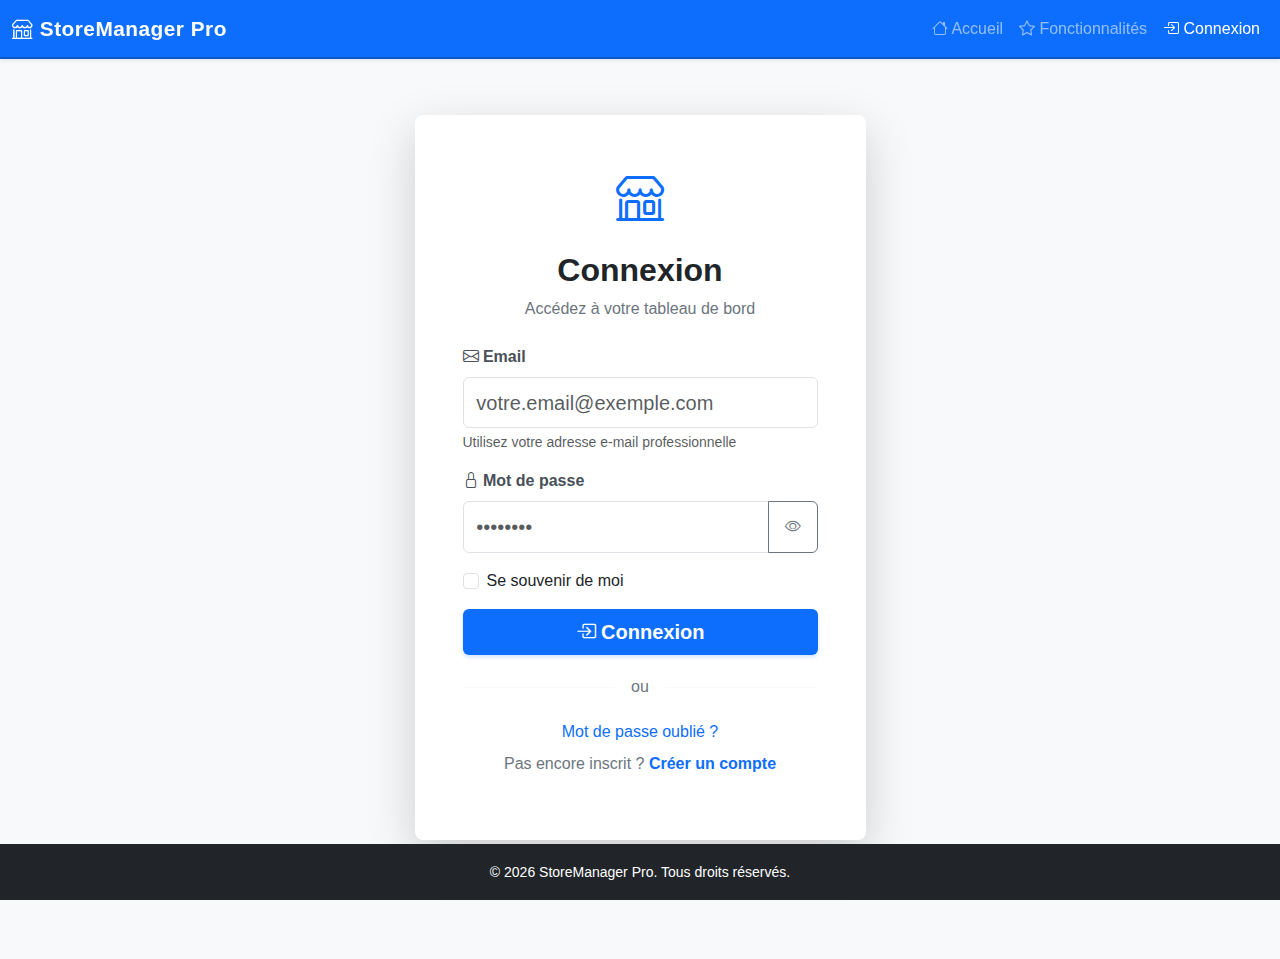
<file: inventory.html>
<!DOCTYPE html>
<html lang="fr">
<head>
    <meta charset="UTF-8">
    <meta name="viewport" content="width=device-width, initial-scale=1.0">
    <title>Gestion de l'Inventaire - Boutique en Ligne</title>
    <link href="https://cdn.jsdelivr.net/npm/bootstrap@5.3.0/dist/css/bootstrap.min.css" rel="stylesheet">
    <link rel="stylesheet" href="https://cdn.jsdelivr.net/npm/bootstrap-icons@1.11.0/font/bootstrap-icons.css">
    <link rel="stylesheet" href="css/style.css">
</head>
<body>
    <!-- Navigation Principale -->
    <nav class="navbar navbar-expand-lg navbar-dark bg-primary sticky-top">
        <div class="container-fluid">
            <a class="navbar-brand fw-bold" href="home.html">
                <i class="bi bi-shop"></i> StoreManager Pro
            </a>
            <button class="navbar-toggler" type="button" data-bs-toggle="collapse" data-bs-target="#navbarNav" aria-controls="navbarNav" aria-expanded="false" aria-label="Toggle navigation">
                <span class="navbar-toggler-icon"></span>
            </button>
            <div class="collapse navbar-collapse" id="navbarNav">
                <ul class="navbar-nav ms-auto">
                    <li class="nav-item">
                        <a class="nav-link" href="index.html">
                            <i class="bi bi-speedometer2"></i> Tableau de Bord
                        </a>
                    </li>
                    <li class="nav-item">
                        <a class="nav-link" href="orders.html">
                            <i class="bi bi-cart-check"></i> Commandes
                        </a>
                    </li>
                    <li class="nav-item">
                        <a class="nav-link active" aria-current="page" href="inventory.html">
                            <i class="bi bi-boxes"></i> Inventaire
                        </a>
                    </li>
                    <li class="nav-item">
                        <a class="nav-link" href="customers.html">
                            <i class="bi bi-people"></i> Clients
                        </a>
                    </li>
                    <li class="nav-item">
                        <a class="nav-link" href="reports.html">
                            <i class="bi bi-bar-chart"></i> Rapports
                        </a>
                    </li>
                    <li class="nav-item">
                        <a class="nav-link" href="settings.html">
                            <i class="bi bi-gear"></i> Paramètres
                        </a>
                    </li>
                    <li class="nav-item">
                        <a class="nav-link" href="home.html">
                            <i class="bi bi-house"></i> Accueil
                        </a>
                    </li>
                </ul>
                <div class="d-flex ms-auto align-items-center">
                    <div class="dropdown">
                        <button class="btn btn-outline-light btn-sm dropdown-toggle" type="button" id="profileDropdown" data-bs-toggle="dropdown" aria-expanded="false">
                            <i class="bi bi-person-circle"></i> <span id="userName">Admin</span>
                        </button>
                        <ul class="dropdown-menu dropdown-menu-end" aria-labelledby="profileDropdown">
                            <li><a class="dropdown-item" href="settings.html"><i class="bi bi-gear"></i> Paramètres</a></li>
                            <li><hr class="dropdown-divider"></li>
                            <li><a class="dropdown-item" href="#" onclick="logout()"><i class="bi bi-box-arrow-right"></i> Déconnexion</a></li>
                        </ul>
                    </div>
                </div>
            </div>
        </div>
    </nav>

    <div class="container-fluid">
        <main class="p-4">
                <div class="d-flex justify-content-between align-items-center mb-4">
                    <h1>Gestion de l'Inventaire</h1>
                    <button class="btn btn-primary" data-bs-toggle="modal" data-bs-target="#addProductModal">
                        <i class="bi bi-plus-circle"></i> Ajouter Produit
                    </button>
                </div>

                <!-- Stats -->
                <div class="row mb-4">
                    <div class="col-md-3">
                        <div class="card">
                            <div class="card-body">
                                <h6 class="card-title text-muted">Total Produits</h6>
                                <h3>42</h3>
                            </div>
                        </div>
                    </div>
                    <div class="col-md-3">
                        <div class="card">
                            <div class="card-body">
                                <h6 class="card-title text-muted">Stock Total</h6>
                                <h3>1,245</h3>
                            </div>
                        </div>
                    </div>
                    <div class="col-md-3">
                        <div class="card">
                            <div class="card-body">
                                <h6 class="card-title text-muted">Valeur Stock</h6>
                                <h3>145,320 €</h3>
                            </div>
                        </div>
                    </div>
                    <div class="col-md-3">
                        <div class="card">
                            <div class="card-body">
                                <h6 class="card-title text-muted">Stocks Faibles</h6>
                                <h3 class="text-warning">4</h3>
                            </div>
                        </div>
                    </div>
                </div>

                <!-- Filters -->
                <div class="card mb-4">
                    <div class="card-body">
                        <div class="row g-3">
                            <div class="col-md-3">
                                <label class="form-label">Catégorie</label>
                                <select class="form-select" id="filterCategory" onchange="filterInventory()">
                                    <option value="">Toutes les catégories</option>
                                    <option value="electronics">Électronique</option>
                                    <option value="accessories">Accessoires</option>
                                    <option value="software">Logiciels</option>
                                </select>
                            </div>
                            <div class="col-md-3">
                                <label class="form-label">État du Stock</label>
                                <select class="form-select" id="filterStock" onchange="filterInventory()">
                                    <option value="">Tous</option>
                                    <option value="high">Stock élevé</option>
                                    <option value="low">Stock faible</option>
                                    <option value="out">Rupture</option>
                                </select>
                            </div>
                            <div class="col-md-3">
                                <label class="form-label">Recherche</label>
                                <input type="text" class="form-control" id="searchProduct" placeholder="Nom du produit..." onkeyup="filterInventory()">
                            </div>
                            <div class="col-md-3">
                                <label class="form-label">&nbsp;</label>
                                <button class="btn btn-outline-secondary w-100" onclick="resetFilters()">
                                    <i class="bi bi-arrow-clockwise"></i> Réinitialiser
                                </button>
                            </div>
                        </div>
                    </div>
                </div>

                <!-- Inventory Table -->
                <div class="card">
                    <div class="card-body">
                        <div class="table-responsive">
                            <table class="table table-hover">
                                <thead class="table-light">
                                    <tr>
                                        <th>SKU</th>
                                        <th>Produit</th>
                                        <th>Catégorie</th>
                                        <th>Stock</th>
                                        <th>Stock Min.</th>
                                        <th>Prix Unit.</th>
                                        <th>Valeur Stock</th>
                                        <th>Statut</th>
                                        <th>Actions</th>
                                    </tr>
                                </thead>
                                <tbody id="inventoryTable">
                                    <tr>
                                        <td>LHP-001</td>
                                        <td>Laptop HP 15</td>
                                        <td><span class="badge bg-info">Électronique</span></td>
                                        <td><strong>2</strong></td>
                                        <td>5</td>
                                        <td>899,99 €</td>
                                        <td>1,799,98 €</td>
                                        <td><span class="badge bg-danger">Critique</span></td>
                                        <td>
                                            <button class="btn btn-sm btn-info" onclick="editProduct('LHP-001')">
                                                <i class="bi bi-pencil"></i>
                                            </button>
                                            <button class="btn btn-sm btn-warning" onclick="adjustStock('LHP-001')">
                                                <i class="bi bi-arrow-left-right"></i>
                                            </button>
                                            <button class="btn btn-sm btn-danger" onclick="deleteProduct('LHP-001')">
                                                <i class="bi bi-trash"></i>
                                            </button>
                                        </td>
                                    </tr>
                                    <tr>
                                        <td>MSL-002</td>
                                        <td>Souris Logitech</td>
                                        <td><span class="badge bg-info">Accessoires</span></td>
                                        <td><strong>45</strong></td>
                                        <td>10</td>
                                        <td>29,99 €</td>
                                        <td>1,349,55 €</td>
                                        <td><span class="badge bg-success">OK</span></td>
                                        <td>
                                            <button class="btn btn-sm btn-info" onclick="editProduct('MSL-002')">
                                                <i class="bi bi-pencil"></i>
                                            </button>
                                            <button class="btn btn-sm btn-warning" onclick="adjustStock('MSL-002')">
                                                <i class="bi bi-arrow-left-right"></i>
                                            </button>
                                            <button class="btn btn-sm btn-danger" onclick="deleteProduct('MSL-002')">
                                                <i class="bi bi-trash"></i>
                                            </button>
                                        </td>
                                    </tr>
                                    <tr>
                                        <td>KBM-003</td>
                                        <td>Clavier Mécanique</td>
                                        <td><span class="badge bg-info">Accessoires</span></td>
                                        <td><strong>8</strong></td>
                                        <td>5</td>
                                        <td>149,99 €</td>
                                        <td>1,199,92 €</td>
                                        <td><span class="badge bg-warning">Faible</span></td>
                                        <td>
                                            <button class="btn btn-sm btn-info" onclick="editProduct('KBM-003')">
                                                <i class="bi bi-pencil"></i>
                                            </button>
                                            <button class="btn btn-sm btn-warning" onclick="adjustStock('KBM-003')">
                                                <i class="bi bi-arrow-left-right"></i>
                                            </button>
                                            <button class="btn btn-sm btn-danger" onclick="deleteProduct('KBM-003')">
                                                <i class="bi bi-trash"></i>
                                            </button>
                                        </td>
                                    </tr>
                                    <tr>
                                        <td>MON-004</td>
                                        <td>Moniteur 4K</td>
                                        <td><span class="badge bg-info">Électronique</span></td>
                                        <td><strong>1</strong></td>
                                        <td>3</td>
                                        <td>499,99 €</td>
                                        <td>499,99 €</td>
                                        <td><span class="badge bg-danger">Critique</span></td>
                                        <td>
                                            <button class="btn btn-sm btn-info" onclick="editProduct('MON-004')">
                                                <i class="bi bi-pencil"></i>
                                            </button>
                                            <button class="btn btn-sm btn-warning" onclick="adjustStock('MON-004')">
                                                <i class="bi bi-arrow-left-right"></i>
                                            </button>
                                            <button class="btn btn-sm btn-danger" onclick="deleteProduct('MON-004')">
                                                <i class="bi bi-trash"></i>
                                            </button>
                                        </td>
                                    </tr>
                                    <tr>
                                        <td>HDP-005</td>
                                        <td>Casque Audio</td>
                                        <td><span class="badge bg-info">Accessoires</span></td>
                                        <td><strong>67</strong></td>
                                        <td>10</td>
                                        <td>79,99 €</td>
                                        <td>5,359,33 €</td>
                                        <td><span class="badge bg-success">OK</span></td>
                                        <td>
                                            <button class="btn btn-sm btn-info" onclick="editProduct('HDP-005')">
                                                <i class="bi bi-pencil"></i>
                                            </button>
                                            <button class="btn btn-sm btn-warning" onclick="adjustStock('HDP-005')">
                                                <i class="bi bi-arrow-left-right"></i>
                                            </button>
                                            <button class="btn btn-sm btn-danger" onclick="deleteProduct('HDP-005')">
                                                <i class="bi bi-trash"></i>
                                            </button>
                                        </td>
                                    </tr>
                                    <tr>
                                        <td>CAB-006</td>
                                        <td>Câble USB-C</td>
                                        <td><span class="badge bg-info">Accessoires</span></td>
                                        <td><strong>125</strong></td>
                                        <td>20</td>
                                        <td>9,99 €</td>
                                        <td>1,248,75 €</td>
                                        <td><span class="badge bg-success">OK</span></td>
                                        <td>
                                            <button class="btn btn-sm btn-info" onclick="editProduct('CAB-006')">
                                                <i class="bi bi-pencil"></i>
                                            </button>
                                            <button class="btn btn-sm btn-warning" onclick="adjustStock('CAB-006')">
                                                <i class="bi bi-arrow-left-right"></i>
                                            </button>
                                            <button class="btn btn-sm btn-danger" onclick="deleteProduct('CAB-006')">
                                                <i class="bi bi-trash"></i>
                                            </button>
                                        </td>
                                    </tr>
                                </tbody>
                            </table>
                        </div>
                    </div>
                </div>
            </main>
        </div>
    </div>

    <!-- Modal Ajouter Produit -->
    <div class="modal fade" id="addProductModal" tabindex="-1" aria-hidden="true">
        <div class="modal-dialog">
            <div class="modal-content">
                <div class="modal-header">
                    <h5 class="modal-title">Ajouter un Nouveau Produit</h5>
                    <button type="button" class="btn-close" data-bs-dismiss="modal" aria-label="Close"></button>
                </div>
                <div class="modal-body">
                    <form id="addProductForm">
                        <div class="mb-3">
                            <label for="sku" class="form-label">SKU</label>
                            <input type="text" class="form-control" id="sku" required>
                        </div>
                        <div class="mb-3">
                            <label for="productName" class="form-label">Nom du Produit</label>
                            <input type="text" class="form-control" id="productName" required>
                        </div>
                        <div class="mb-3">
                            <label for="category" class="form-label">Catégorie</label>
                            <select class="form-control" id="category" required>
                                <option value="">Sélectionner</option>
                                <option value="electronics">Électronique</option>
                                <option value="accessories">Accessoires</option>
                                <option value="software">Logiciels</option>
                            </select>
                        </div>
                        <div class="mb-3">
                            <label for="price" class="form-label">Prix Unitaire (€)</label>
                            <input type="number" class="form-control" id="price" step="0.01" required>
                        </div>
                        <div class="mb-3">
                            <label for="quantity" class="form-label">Quantité</label>
                            <input type="number" class="form-control" id="quantity" min="0" required>
                        </div>
                        <div class="mb-3">
                            <label for="minStock" class="form-label">Stock Minimum</label>
                            <input type="number" class="form-control" id="minStock" min="0" required>
                        </div>
                    </form>
                </div>
                <div class="modal-footer">
                    <button type="button" class="btn btn-secondary" data-bs-dismiss="modal">Annuler</button>
                    <button type="button" class="btn btn-primary">Ajouter Produit</button>
                </div>
            </div>
        </div>
    </div>

    <script src="https://cdn.jsdelivr.net/npm/bootstrap@5.3.0/dist/js/bootstrap.bundle.min.js"></script>
    
    <script>
        // Vérifier si l'utilisateur est connecté
        if (localStorage.getItem('isLoggedIn') !== 'true') {
            window.location.href = 'login.html';
        } else {
            const userName = localStorage.getItem('userName') || 'Admin';
            const elements = document.querySelectorAll('#userName');
            elements.forEach(el => {
                el.textContent = userName;
            });
        }

        function logout() {
            if (confirm('Êtes-vous sûr de vouloir vous déconnecter ?')) {
                localStorage.removeItem('isLoggedIn');
                localStorage.removeItem('userEmail');
                localStorage.removeItem('userName');
                window.location.href = 'home.html';
            }
        }
    </script>
</body>
</html>
</file>
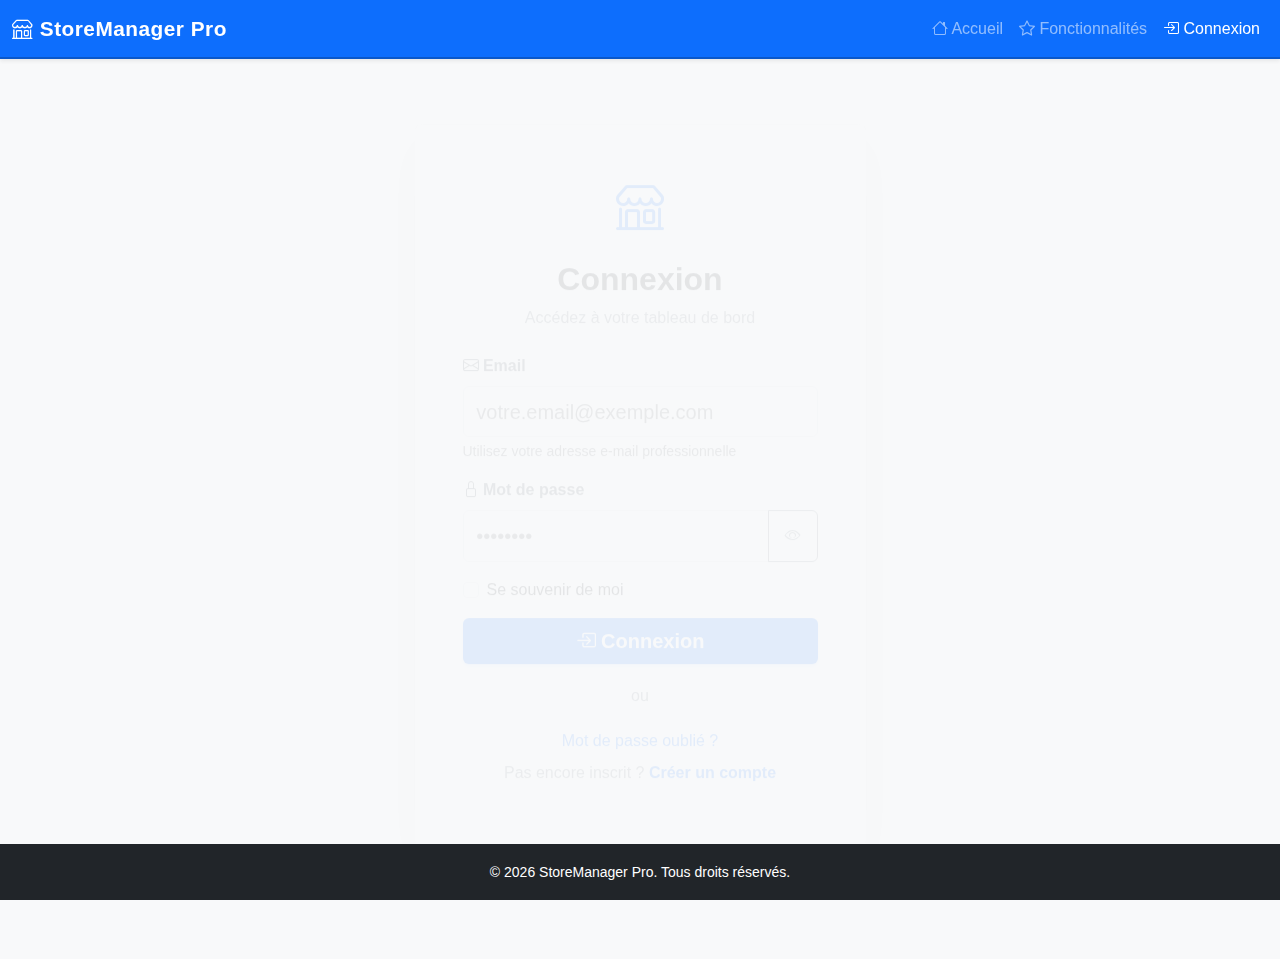
<file: inventory_new.html>
<!DOCTYPE html>
<html lang="fr">
<head>
    <meta charset="UTF-8">
    <meta name="viewport" content="width=device-width, initial-scale=1.0">
    <title>Inventaire - Gestion Logistique</title>
    <link href="https://cdn.jsdelivr.net/npm/bootstrap@5.3.0/dist/css/bootstrap.min.css" rel="stylesheet">
    <link rel="stylesheet" href="https://cdn.jsdelivr.net/npm/bootstrap-icons@1.11.0/font/bootstrap-icons.css">
    <link rel="stylesheet" href="css/style.css">
</head>
<body>
    <!-- Navigation Principale -->
    <nav class="navbar navbar-expand-lg navbar-dark bg-primary sticky-top">
        <div class="container-fluid">
            <a class="navbar-brand fw-bold" href="home.html">
                <i class="bi bi-shop"></i> StoreManager Pro
            </a>
            <button class="navbar-toggler" type="button" data-bs-toggle="collapse" data-bs-target="#navbarNav" aria-controls="navbarNav" aria-expanded="false" aria-label="Toggle navigation">
                <span class="navbar-toggler-icon"></span>
            </button>
            <div class="collapse navbar-collapse" id="navbarNav">
                <ul class="navbar-nav ms-auto">
                    <li class="nav-item">
                        <a class="nav-link" href="index.html">
                            <i class="bi bi-speedometer2"></i> Tableau de Bord
                        </a>
                    </li>
                    <li class="nav-item">
                        <a class="nav-link" href="orders.html">
                            <i class="bi bi-cart-check"></i> Commandes
                        </a>
                    </li>
                    <li class="nav-item">
                        <a class="nav-link active" aria-current="page" href="inventory.html">
                            <i class="bi bi-boxes"></i> Inventaire
                        </a>
                    </li>
                    <li class="nav-item">
                        <a class="nav-link" href="customers.html">
                            <i class="bi bi-people"></i> Clients
                        </a>
                    </li>
                    <li class="nav-item">
                        <a class="nav-link" href="reports.html">
                            <i class="bi bi-bar-chart"></i> Rapports
                        </a>
                    </li>
                    <li class="nav-item">
                        <a class="nav-link" href="settings.html">
                            <i class="bi bi-gear"></i> Paramètres
                        </a>
                    </li>
                    <li class="nav-item">
                        <a class="nav-link" href="home.html">
                            <i class="bi bi-house"></i> Accueil
                        </a>
                    </li>
                </ul>
                <div class="d-flex ms-auto align-items-center">
                    <div class="dropdown">
                        <button class="btn btn-outline-light btn-sm dropdown-toggle" type="button" id="profileDropdown" data-bs-toggle="dropdown" aria-expanded="false">
                            <i class="bi bi-person-circle"></i> <span id="userName">Admin</span>
                        </button>
                        <ul class="dropdown-menu dropdown-menu-end" aria-labelledby="profileDropdown">
                            <li><a class="dropdown-item" href="settings.html"><i class="bi bi-gear"></i> Paramètres</a></li>
                            <li><hr class="dropdown-divider"></li>
                            <li><a class="dropdown-item" href="#" onclick="logout()"><i class="bi bi-box-arrow-right"></i> Déconnexion</a></li>
                        </ul>
                    </div>
                </div>
            </div>
        </div>
    </nav>

    <div class="container-fluid">
        <main class="p-4">
            <!-- Page Header -->
            <div class="d-flex justify-content-between align-items-center mb-4">
                <h1><i class="bi bi-boxes"></i> Gestion d'Inventaire</h1>
                <button class="btn btn-primary" data-bs-toggle="modal" data-bs-target="#newProductModal">
                    <i class="bi bi-plus-circle"></i> Ajouter Produit
                </button>
            </div>

            <!-- Quick Stats -->
            <div class="row mb-4">
                <div class="col-md-3">
                    <div class="card">
                        <div class="card-body text-center">
                            <h6 class="text-muted">Total Produits</h6>
                            <h3>42</h3>
                            <i class="bi bi-boxes text-primary" style="font-size: 2rem; opacity: 0.5;"></i>
                        </div>
                    </div>
                </div>
                <div class="col-md-3">
                    <div class="card">
                        <div class="card-body text-center">
                            <h6 class="text-muted">Stock Faible</h6>
                            <h3 class="text-warning">5</h3>
                            <i class="bi bi-exclamation-triangle text-warning" style="font-size: 2rem; opacity: 0.5;"></i>
                        </div>
                    </div>
                </div>
                <div class="col-md-3">
                    <div class="card">
                        <div class="card-body text-center">
                            <h6 class="text-muted">En Rupture</h6>
                            <h3 class="text-danger">2</h3>
                            <i class="bi bi-x-circle text-danger" style="font-size: 2rem; opacity: 0.5;"></i>
                        </div>
                    </div>
                </div>
                <div class="col-md-3">
                    <div class="card">
                        <div class="card-body text-center">
                            <h6 class="text-muted">Valeur Stock</h6>
                            <h3>15,245 €</h3>
                            <i class="bi bi-cash-coin text-success" style="font-size: 2rem; opacity: 0.5;"></i>
                        </div>
                    </div>
                </div>
            </div>

            <!-- Filters -->
            <div class="row mb-4">
                <div class="col-md-3">
                    <input type="text" class="form-control" placeholder="Rechercher produit...">
                </div>
                <div class="col-md-3">
                    <select class="form-control">
                        <option>Tous les statuts</option>
                        <option>En stock</option>
                        <option>Stock faible</option>
                        <option>En rupture</option>
                    </select>
                </div>
                <div class="col-md-3">
                    <select class="form-control">
                        <option>Toutes les catégories</option>
                        <option>Ordinateurs</option>
                        <option>Accessoires</option>
                        <option>Logiciels</option>
                    </select>
                </div>
                <div class="col-md-3">
                    <button class="btn btn-outline-primary w-100"><i class="bi bi-search"></i> Filtrer</button>
                </div>
            </div>

            <!-- Inventory Table -->
            <div class="card">
                <div class="card-header bg-light">
                    <h5 class="mb-0">Produits en Stock</h5>
                </div>
                <div class="card-body">
                    <div class="table-responsive">
                        <table class="table table-hover">
                            <thead class="table-light">
                                <tr>
                                    <th>SKU</th>
                                    <th>Nom du Produit</th>
                                    <th>Catégorie</th>
                                    <th>Quantité</th>
                                    <th>Prix Unitaire</th>
                                    <th>Statut</th>
                                    <th>Actions</th>
                                </tr>
                            </thead>
                            <tbody>
                                <tr>
                                    <td><strong>SKU001</strong></td>
                                    <td>Laptop HP 15</td>
                                    <td>Ordinateurs</td>
                                    <td>8</td>
                                    <td>899,99 €</td>
                                    <td><span class="badge bg-success">En stock</span></td>
                                    <td>
                                        <button class="btn btn-sm btn-outline-primary" title="Éditer"><i class="bi bi-pencil"></i></button>
                                        <button class="btn btn-sm btn-outline-danger" title="Supprimer"><i class="bi bi-trash"></i></button>
                                    </td>
                                </tr>
                                <tr>
                                    <td><strong>SKU002</strong></td>
                                    <td>Souris Logitech</td>
                                    <td>Accessoires</td>
                                    <td>3</td>
                                    <td>29,99 €</td>
                                    <td><span class="badge bg-warning">Stock faible</span></td>
                                    <td>
                                        <button class="btn btn-sm btn-outline-primary" title="Éditer"><i class="bi bi-pencil"></i></button>
                                        <button class="btn btn-sm btn-outline-danger" title="Supprimer"><i class="bi bi-trash"></i></button>
                                    </td>
                                </tr>
                                <tr>
                                    <td><strong>SKU003</strong></td>
                                    <td>Clavier Mécanique</td>
                                    <td>Accessoires</td>
                                    <td>12</td>
                                    <td>149,99 €</td>
                                    <td><span class="badge bg-success">En stock</span></td>
                                    <td>
                                        <button class="btn btn-sm btn-outline-primary" title="Éditer"><i class="bi bi-pencil"></i></button>
                                        <button class="btn btn-sm btn-outline-danger" title="Supprimer"><i class="bi bi-trash"></i></button>
                                    </td>
                                </tr>
                                <tr>
                                    <td><strong>SKU004</strong></td>
                                    <td>Moniteur 4K</td>
                                    <td>Ordinateurs</td>
                                    <td>0</td>
                                    <td>599,99 €</td>
                                    <td><span class="badge bg-danger">Rupture stock</span></td>
                                    <td>
                                        <button class="btn btn-sm btn-outline-primary" title="Éditer"><i class="bi bi-pencil"></i></button>
                                        <button class="btn btn-sm btn-outline-danger" title="Supprimer"><i class="bi bi-trash"></i></button>
                                    </td>
                                </tr>
                                <tr>
                                    <td><strong>SKU005</strong></td>
                                    <td>Webcam HD</td>
                                    <td>Accessoires</td>
                                    <td>6</td>
                                    <td>79,99 €</td>
                                    <td><span class="badge bg-success">En stock</span></td>
                                    <td>
                                        <button class="btn btn-sm btn-outline-primary" title="Éditer"><i class="bi bi-pencil"></i></button>
                                        <button class="btn btn-sm btn-outline-danger" title="Supprimer"><i class="bi bi-trash"></i></button>
                                    </td>
                                </tr>
                            </tbody>
                        </table>
                    </div>
                </div>
            </div>
        </main>
    </div>

    <!-- Modal Ajouter Produit -->
    <div class="modal fade" id="newProductModal" tabindex="-1" aria-hidden="true">
        <div class="modal-dialog">
            <div class="modal-content">
                <div class="modal-header">
                    <h5 class="modal-title">Ajouter un Nouveau Produit</h5>
                    <button type="button" class="btn-close" data-bs-dismiss="modal" aria-label="Close"></button>
                </div>
                <div class="modal-body">
                    <form>
                        <div class="mb-3">
                            <label class="form-label">Nom du Produit</label>
                            <input type="text" class="form-control" required>
                        </div>
                        <div class="mb-3">
                            <label class="form-label">SKU</label>
                            <input type="text" class="form-control" required>
                        </div>
                        <div class="mb-3">
                            <label class="form-label">Catégorie</label>
                            <select class="form-control" required>
                                <option>Ordinateurs</option>
                                <option>Accessoires</option>
                                <option>Logiciels</option>
                            </select>
                        </div>
                        <div class="mb-3">
                            <label class="form-label">Quantité</label>
                            <input type="number" class="form-control" min="0" required>
                        </div>
                        <div class="mb-3">
                            <label class="form-label">Prix Unitaire</label>
                            <input type="number" class="form-control" min="0" step="0.01" required>
                        </div>
                    </form>
                </div>
                <div class="modal-footer">
                    <button type="button" class="btn btn-secondary" data-bs-dismiss="modal">Annuler</button>
                    <button type="button" class="btn btn-primary">Ajouter</button>
                </div>
            </div>
        </div>
    </div>

    <script src="https://cdn.jsdelivr.net/npm/bootstrap@5.3.0/dist/js/bootstrap.bundle.min.js"></script>
    <script>
        window.addEventListener('load', function() {
            if (sessionStorage.getItem('isLoggedIn') !== 'true') {
                window.location.href = 'login.html';
            } else {
                const userName = sessionStorage.getItem('userName') || 'Admin';
                document.getElementById('userName').textContent = userName;
            }
        });

        function logout() {
            sessionStorage.removeItem('isLoggedIn');
            sessionStorage.removeItem('userEmail');
            sessionStorage.removeItem('userName');
            window.location.href = 'login.html';
        }
    </script>
</body>
</html>
</file>
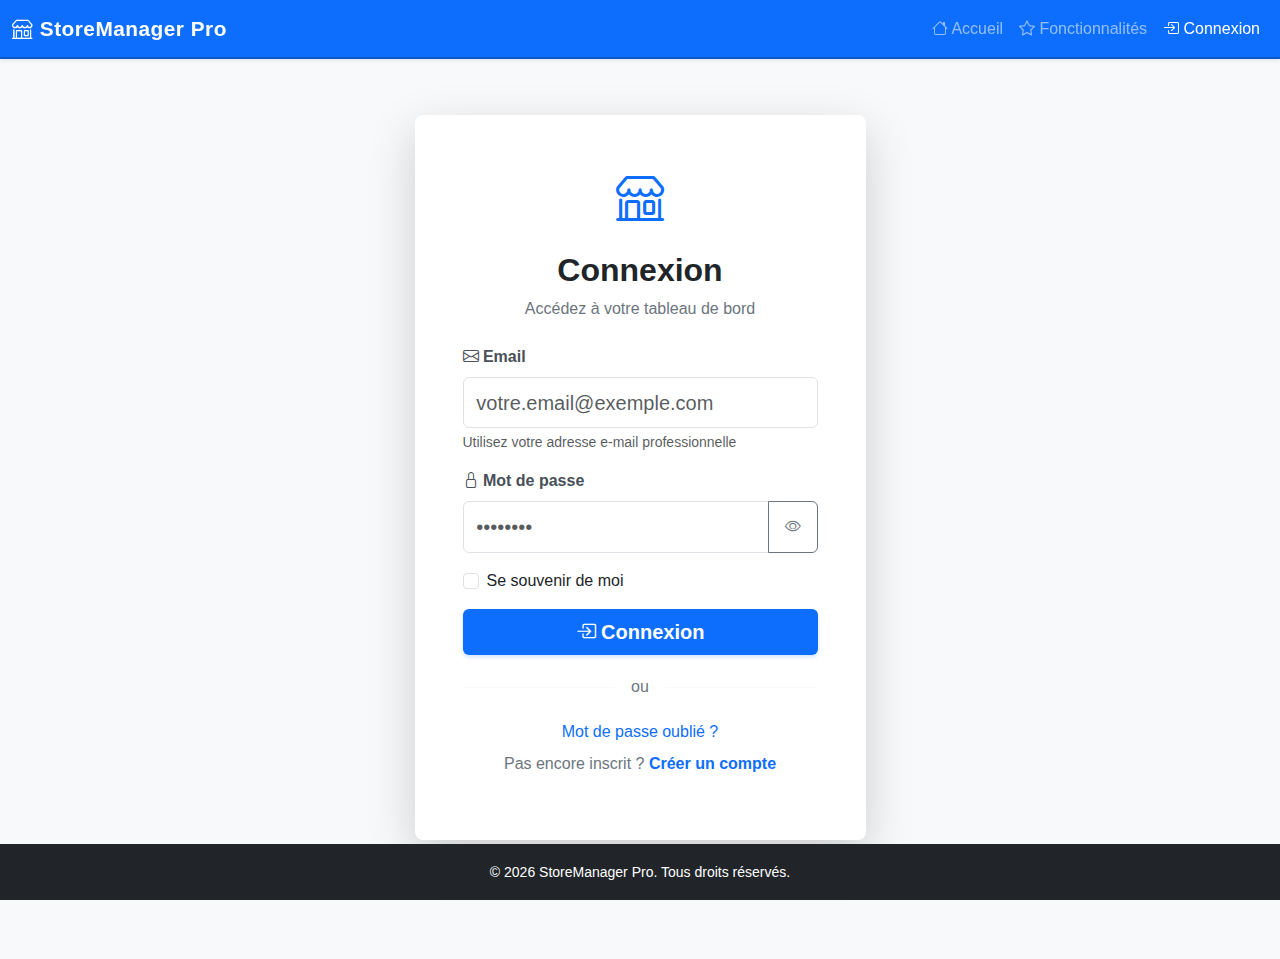
<file: login.html>
<!DOCTYPE html>
<html lang="fr">
<head>
    <meta charset="UTF-8">
    <meta name="viewport" content="width=device-width, initial-scale=1.0">
    <title>Connexion - Gestion Logistique</title>
    <link href="https://cdn.jsdelivr.net/npm/bootstrap@5.3.0/dist/css/bootstrap.min.css" rel="stylesheet">
    <link rel="stylesheet" href="https://cdn.jsdelivr.net/npm/bootstrap-icons@1.11.0/font/bootstrap-icons.css">
    <link rel="stylesheet" href="css/style.css">
</head>
<body class="bg-light">
    <!-- Navigation Principale -->
    <nav class="navbar navbar-expand-lg navbar-dark bg-primary sticky-top">
        <div class="container-fluid">
            <a class="navbar-brand fw-bold" href="home.html">
                <i class="bi bi-shop"></i> StoreManager Pro
            </a>
            <button class="navbar-toggler" type="button" data-bs-toggle="collapse" data-bs-target="#navbarNav" aria-controls="navbarNav" aria-expanded="false" aria-label="Toggle navigation">
                <span class="navbar-toggler-icon"></span>
            </button>
            <div class="collapse navbar-collapse" id="navbarNav">
                <ul class="navbar-nav ms-auto">
                    <li class="nav-item">
                        <a class="nav-link" href="home.html">
                            <i class="bi bi-house"></i> Accueil
                        </a>
                    </li>
                    <li class="nav-item">
                        <a class="nav-link" href="home.html#features">
                            <i class="bi bi-star"></i> Fonctionnalités
                        </a>
                    </li>
                    <li class="nav-item">
                        <a class="nav-link active" aria-current="page" href="login.html">
                            <i class="bi bi-box-arrow-in-right"></i> Connexion
                        </a>
                    </li>
                </ul>
            </div>
        </div>
    </nav>

    <!-- Login Container -->
    <div class="min-vh-100 d-flex align-items-center justify-content-center py-5">
        <div class="container">
            <div class="row justify-content-center">
                <div class="col-lg-5 col-md-8">
                    <div class="card shadow-lg border-0">
                        <div class="card-body p-5">
                            <!-- Header -->
                            <div class="text-center mb-4">
                                <div class="login-icon mb-3">
                                    <i class="bi bi-shop" style="font-size: 3rem; color: #0d6efd;"></i>
                                </div>
                                <h2 class="fw-bold mb-2">Connexion</h2>
                                <p class="text-muted">Accédez à votre tableau de bord</p>
                            </div>
                            

                            <!-- Login Form -->
                            <form id="loginForm" action="Dashbord.html">
                                <div class="mb-3">
                                    <label for="email" class="form-label fw-bold">
                                        <i class="bi bi-envelope"></i> Email
                                    </label>
                                    <input 
                                        type="email" 
                                        class="form-control form-control-lg" 
                                        id="email" 
                                        placeholder="votre.email@exemple.com"
                                        required
                                    >
                                    <div class="form-text">Utilisez votre adresse e-mail professionnelle</div>
                                </div>

                                <div class="mb-3">
                                    <label for="password" class="form-label fw-bold">
                                        <i class="bi bi-lock"></i> Mot de passe
                                    </label>
                                    <div class="input-group">
                                        <input 
                                            type="password" 
                                            class="form-control form-control-lg" 
                                            id="password" 
                                            placeholder="••••••••"
                                            required
                                        >
                                        <button type="button" class="btn btn-outline-secondary" onclick="this.previousElementSibling.type = this.previousElementSibling.type === 'password' ? 'text' : 'password'; this.querySelector('i').classList.toggle('bi-eye'); this.querySelector('i').classList.toggle('bi-eye-slash');">
                                            <i class="bi bi-eye"></i>
                                        </button>
                                    </div>
                                </div>

                                <div class="mb-3 form-check">
                                    <input 
                                        type="checkbox" 
                                        class="form-check-input" 
                                        id="rememberMe"
                                    >
                                    <label class="form-check-label" for="rememberMe">
                                        Se souvenir de moi
                                    </label>
                                </div>

                                <div id="loginAlert" class="alert alert-danger d-none" role="alert">
                                    <i class="bi bi-exclamation-circle"></i>
                                    <span id="alertText">Email ou mot de passe invalide</span>
                                </div>

                                <button 
                                    type="submit" 
                                    class="btn btn-primary btn-lg w-100 fw-bold"
                                >
                                    <i class="bi bi-box-arrow-in-right"></i> Connexion
                                </button>
                            </form>

                            <!-- Divider -->
                            <div class="position-relative my-4">
                                <hr>
                                <span class="position-absolute top-50 start-50 translate-middle bg-white px-3 text-muted">ou</span>
                            </div>

                            <!-- Footer -->
                            <div class="text-center mt-4">
                                <p class="mb-2">
                                    <a href="#" class="text-decoration-none">Mot de passe oublié ?</a>
                                </p>
                                <p class="text-muted">
                                    Pas encore inscrit ? <a href="signup.html" class="text-primary text-decoration-none fw-bold">Créer un compte</a>
                                </p>
                            </div>
                        </div>
                    </div>

                    <!-- Support Link -->
                    <div class="text-center mt-4">
                        <p class="text-muted">
                            Besoin d'aide ? <a href="home.html#contact" class="text-primary text-decoration-none">Nous contacter</a>
                        </p>
                    </div>
                </div>
            </div>
        </div>
    </div>

    <!-- Footer -->
    <footer class="bg-dark text-white text-center py-3 mt-5 position-fixed bottom-0 w-100">
        <small>&copy; 2026 StoreManager Pro. Tous droits réservés.</small>
    </footer>

    <script src="https://cdn.jsdelivr.net/npm/bootstrap@5.3.0/dist/js/bootstrap.bundle.min.js"></script>
    
    <script>
        document.getElementById('loginForm').addEventListener('submit', function(e) {
            e.preventDefault();
            const email = document.getElementById('email').value;
            const password = document.getElementById('password').value;
            
            // Validation simple
            if (email && password) {
                // Redirection vers le tableau de bord
                window.location.href = 'Dashbord.html';
            } else {
                document.getElementById('loginAlert').classList.remove('d-none');
            }
        });
    </script>
</body>
</html>
</file>
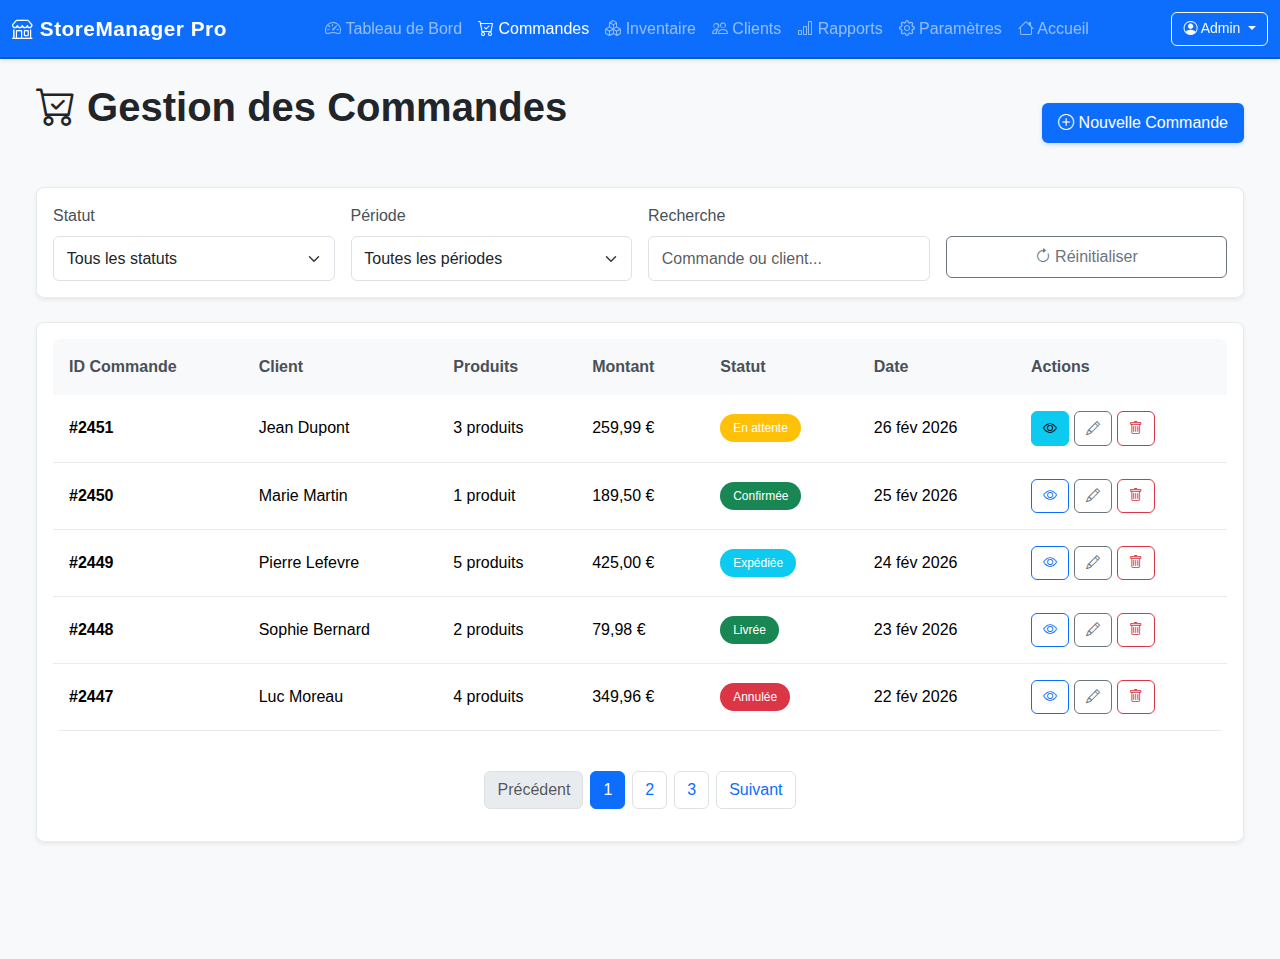
<file: orders.html>
<!DOCTYPE html>
<html lang="fr">
<head>
    <meta charset="UTF-8">
    <meta name="viewport" content="width=device-width, initial-scale=1.0">
    <title>Commandes - Gestion Logistique</title>
    <link href="https://cdn.jsdelivr.net/npm/bootstrap@5.3.0/dist/css/bootstrap.min.css" rel="stylesheet">
    <link rel="stylesheet" href="https://cdn.jsdelivr.net/npm/bootstrap-icons@1.11.0/font/bootstrap-icons.css">
    <link rel="stylesheet" href="css/style.css">
</head>
<body>
    <!-- Navigation Principale -->
    <nav class="navbar navbar-expand-lg navbar-dark bg-primary sticky-top">
        <div class="container-fluid">
            <a class="navbar-brand fw-bold" href="home.html">
                <i class="bi bi-shop"></i> StoreManager Pro
            </a>
            <button class="navbar-toggler" type="button" data-bs-toggle="collapse" data-bs-target="#navbarNav" aria-controls="navbarNav" aria-expanded="false" aria-label="Toggle navigation">
                <span class="navbar-toggler-icon"></span>
            </button>
            <div class="collapse navbar-collapse" id="navbarNav">
                <ul class="navbar-nav ms-auto">
                    <li class="nav-item">
                        <a class="nav-link" href="index.html">
                            <i class="bi bi-speedometer2"></i> Tableau de Bord
                        </a>
                    </li>
                    <li class="nav-item">
                        <a class="nav-link active" aria-current="page" href="orders.html">
                            <i class="bi bi-cart-check"></i> Commandes
                        </a>
                    </li>
                    <li class="nav-item">
                        <a class="nav-link" href="inventory.html">
                            <i class="bi bi-boxes"></i> Inventaire
                        </a>
                    </li>
                    <li class="nav-item">
                        <a class="nav-link" href="customers.html">
                            <i class="bi bi-people"></i> Clients
                        </a>
                    </li>
                    <li class="nav-item">
                        <a class="nav-link" href="reports.html">
                            <i class="bi bi-bar-chart"></i> Rapports
                        </a>
                    </li>
                    <li class="nav-item">
                        <a class="nav-link" href="settings.html">
                            <i class="bi bi-gear"></i> Paramètres
                        </a>
                    </li>
                    <li class="nav-item">
                        <a class="nav-link" href="home.html">
                            <i class="bi bi-house"></i> Accueil
                        </a>
                    </li>
                </ul>
                <div class="d-flex ms-auto align-items-center">
                    <div class="dropdown">
                        <button class="btn btn-outline-light btn-sm dropdown-toggle" type="button" id="profileDropdown" data-bs-toggle="dropdown" aria-expanded="false">
                            <i class="bi bi-person-circle"></i> <span id="userName">Admin</span>
                        </button>
                        <ul class="dropdown-menu dropdown-menu-end" aria-labelledby="profileDropdown">
                            <li><a class="dropdown-item" href="settings.html"><i class="bi bi-gear"></i> Paramètres</a></li>
                            <li><hr class="dropdown-divider"></li>
                            <li><a class="dropdown-item" href="#" onclick="logout()"><i class="bi bi-box-arrow-right"></i> Déconnexion</a></li>
                        </ul>
                    </div>
                </div>
            </div>
        </div>
    </nav>

    <div class="container-fluid">
        <main class="p-4">
                <div class="d-flex justify-content-between align-items-center mb-4">
                    <h1><i class="bi bi-cart-check"></i> Gestion des Commandes</h1>
                    <button class="btn btn-primary" data-bs-toggle="modal" data-bs-target="#newOrderModal">
                        <i class="bi bi-plus-circle"></i> Nouvelle Commande
                    </button>
                </div>

                <!-- Filters -->
                <div class="card mb-4">
                    <div class="card-body">
                        <div class="row g-3">
                            <div class="col-md-3">
                                <label class="form-label">Statut</label>
                                <select class="form-select" id="filterStatus" onchange="filterOrders()">
                                    <option value="">Tous les statuts</option>
                                    <option value="pending">En attente</option>
                                    <option value="confirmed">Confirmée</option>
                                    <option value="shipped">Expédiée</option>
                                    <option value="delivered">Livrée</option>
                                    <option value="cancelled">Annulée</option>
                                </select>
                            </div>
                            <div class="col-md-3">
                                <label class="form-label">Période</label>
                                <select class="form-select" id="filterPeriod" onchange="filterOrders()">
                                    <option value="">Toutes les périodes</option>
                                    <option value="today">Aujourd'hui</option>
                                    <option value="week">Cette semaine</option>
                                    <option value="month">Ce mois</option>
                                    <option value="custom">Personnalisée</option>
                                </select>
                            </div>
                            <div class="col-md-3">
                                <label class="form-label">Recherche</label>
                                <input type="text" class="form-control" id="searchInput" placeholder="Commande ou client..." onkeyup="filterOrders()">
                            </div>
                            <div class="col-md-3">
                                <label class="form-label">&nbsp;</label>
                                <button class="btn btn-outline-secondary w-100" onclick="resetFilters()">
                                    <i class="bi bi-arrow-clockwise"></i> Réinitialiser
                                </button>
                            </div>
                        </div>
                    </div>
                </div>

                <!-- Orders Table -->
                <div class="card">
                    <div class="card-body">
                        <div class="table-responsive">
                            <table class="table table-hover">
                                <thead class="table-light">
                                    <tr>
                                        <th>ID Commande</th>
                                        <th>Client</th>
                                        <th>Produits</th>
                                        <th>Montant</th>
                                        <th>Statut</th>
                                        <th>Date</th>
                                        <th>Actions</th>
                                    </tr>
                                </thead>
                                <tbody id="ordersTable">
                                    <tr>
                                        <td><strong>#2451</strong></td>
                                        <td>Jean Dupont</td>
                                        <td>3 produits</td>
                                        <td>259,99 €</td>
                                        <td><span class="badge bg-warning">En attente</span></td>
                                        <td>26 fév 2026</td>
                                        <td>
                                            <button class="btn btn-sm btn-info" data-bs-toggle="modal" data-bs-target="#orderModal" onclick="viewOrder(2451)">
                                                <i class="bi bi-eye"></i>
                                            </button>
                                            <button class="btn btn-sm btn-outline-secondary" title="Éditer">
                                                <i class="bi bi-pencil"></i>
                                            </button>
                                            <button class="btn btn-sm btn-outline-danger" title="Supprimer">
                                                <i class="bi bi-trash"></i>
                                            </button>
                                        </td>
                                    </tr>
                                    <tr>
                                        <td><strong>#2450</strong></td>
                                        <td>Marie Martin</td>
                                        <td>1 produit</td>
                                        <td>189,50 €</td>
                                        <td><span class="badge bg-success">Confirmée</span></td>
                                        <td>25 fév 2026</td>
                                        <td>
                                            <button class="btn btn-sm btn-outline-primary" title="Voir">
                                                <i class="bi bi-eye"></i>
                                            </button>
                                            <button class="btn btn-sm btn-outline-secondary" title="Éditer">
                                                <i class="bi bi-pencil"></i>
                                            </button>
                                            <button class="btn btn-sm btn-outline-danger" title="Supprimer">
                                                <i class="bi bi-trash"></i>
                                            </button>
                                        </td>
                                    </tr>
                                    <tr>
                                        <td><strong>#2449</strong></td>
                                        <td>Pierre Lefevre</td>
                                        <td>5 produits</td>
                                        <td>425,00 €</td>
                                        <td><span class="badge bg-info">Expédiée</span></td>
                                        <td>24 fév 2026</td>
                                        <td>
                                            <button class="btn btn-sm btn-outline-primary" title="Voir">
                                                <i class="bi bi-eye"></i>
                                            </button>
                                            <button class="btn btn-sm btn-outline-secondary" title="Éditer">
                                                <i class="bi bi-pencil"></i>
                                            </button>
                                            <button class="btn btn-sm btn-outline-danger" title="Supprimer">
                                                <i class="bi bi-trash"></i>
                                            </button>
                                        </td>
                                    </tr>
                                    <tr>
                                        <td><strong>#2448</strong></td>
                                        <td>Sophie Bernard</td>
                                        <td>2 produits</td>
                                        <td>79,98 €</td>
                                        <td><span class="badge bg-success">Livrée</span></td>
                                        <td>23 fév 2026</td>
                                        <td>
                                            <button class="btn btn-sm btn-outline-primary" title="Voir">
                                                <i class="bi bi-eye"></i>
                                            </button>
                                            <button class="btn btn-sm btn-outline-secondary" title="Éditer">
                                                <i class="bi bi-pencil"></i>
                                            </button>
                                            <button class="btn btn-sm btn-outline-danger" title="Supprimer">
                                                <i class="bi bi-trash"></i>
                                            </button>
                                        </td>
                                    </tr>
                                    <tr>
                                        <td><strong>#2447</strong></td>
                                        <td>Luc Moreau</td>
                                        <td>4 produits</td>
                                        <td>349,96 €</td>
                                        <td><span class="badge bg-danger">Annulée</span></td>
                                        <td>22 fév 2026</td>
                                        <td>
                                            <button class="btn btn-sm btn-outline-primary" title="Voir">
                                                <i class="bi bi-eye"></i>
                                            </button>
                                            <button class="btn btn-sm btn-outline-secondary" title="Éditer">
                                                <i class="bi bi-pencil"></i>
                                            </button>
                                            <button class="btn btn-sm btn-outline-danger" title="Supprimer">
                                                <i class="bi bi-trash"></i>
                                            </button>
                                        </td>
                                    </tr>
                                </tbody>
                            </table>
                        </div>
                        <!-- Pagination -->
                        <nav aria-label="Page navigation" class="mt-4">
                            <ul class="pagination justify-content-center">
                                <li class="page-item disabled">
                                    <a class="page-link" href="#" tabindex="-1">Précédent</a>
                                </li>
                                <li class="page-item active"><a class="page-link" href="#">1</a></li>
                                <li class="page-item"><a class="page-link" href="#">2</a></li>
                                <li class="page-item"><a class="page-link" href="#">3</a></li>
                                <li class="page-item">
                                    <a class="page-link" href="#">Suivant</a>
                                </li>
                            </ul>
                        </nav>
                    </div>
                </div>
            </main>
        </div>
    </div>

    <script src="https://cdn.jsdelivr.net/npm/bootstrap@5.3.0/dist/js/bootstrap.bundle.min.js"></script>
    
    <script>
     
    </script>
</body>
</html>
</file>
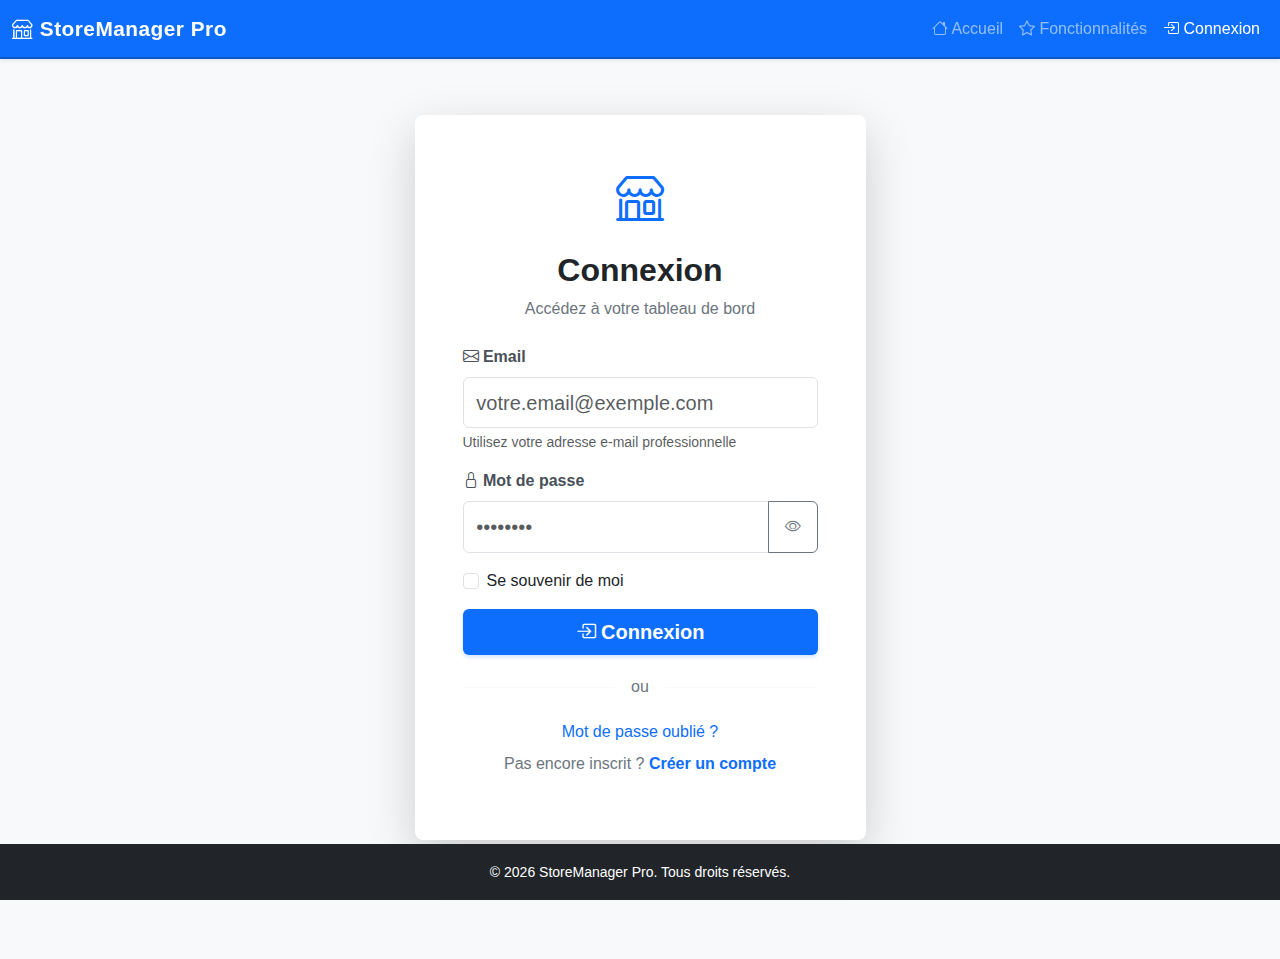
<file: reports.html>
<!DOCTYPE html>
<html lang="fr">
<head>
    <meta charset="UTF-8">
    <meta name="viewport" content="width=device-width, initial-scale=1.0">
    <title>Rapports - Boutique en Ligne</title>
    <link href="https://cdn.jsdelivr.net/npm/bootstrap@5.3.0/dist/css/bootstrap.min.css" rel="stylesheet">
    <link rel="stylesheet" href="https://cdn.jsdelivr.net/npm/bootstrap-icons@1.11.0/font/bootstrap-icons.css">
    <link rel="stylesheet" href="css/style.css">
</head>
<body>
    <!-- Navigation Principale -->
    <nav class="navbar navbar-expand-lg navbar-dark bg-primary sticky-top">
        <div class="container-fluid">
            <a class="navbar-brand fw-bold" href="home.html">
                <i class="bi bi-shop"></i> StoreManager Pro
            </a>
            <button class="navbar-toggler" type="button" data-bs-toggle="collapse" data-bs-target="#navbarNav" aria-controls="navbarNav" aria-expanded="false" aria-label="Toggle navigation">
                <span class="navbar-toggler-icon"></span>
            </button>
            <div class="collapse navbar-collapse" id="navbarNav">
                <ul class="navbar-nav ms-auto">
                    <li class="nav-item">
                        <a class="nav-link" href="index.html">
                            <i class="bi bi-speedometer2"></i> Tableau de Bord
                        </a>
                    </li>
                    <li class="nav-item">
                        <a class="nav-link" href="orders.html">
                            <i class="bi bi-cart-check"></i> Commandes
                        </a>
                    </li>
                    <li class="nav-item">
                        <a class="nav-link" href="inventory.html">
                            <i class="bi bi-boxes"></i> Inventaire
                        </a>
                    </li>
                    <li class="nav-item">
                        <a class="nav-link" href="customers.html">
                            <i class="bi bi-people"></i> Clients
                        </a>
                    </li>
                    <li class="nav-item">
                        <a class="nav-link active" aria-current="page" href="reports.html">
                            <i class="bi bi-bar-chart"></i> Rapports
                        </a>
                    </li>
                    <li class="nav-item">
                        <a class="nav-link" href="settings.html">
                            <i class="bi bi-gear"></i> Paramètres
                        </a>
                    </li>
                    <li class="nav-item">
                        <a class="nav-link" href="home.html">
                            <i class="bi bi-house"></i> Accueil
                        </a>
                    </li>
                </ul>
                <div class="d-flex ms-auto align-items-center">
                    <div class="dropdown">
                        <button class="btn btn-outline-light btn-sm dropdown-toggle" type="button" id="profileDropdown" data-bs-toggle="dropdown" aria-expanded="false">
                            <i class="bi bi-person-circle"></i> <span id="userName">Admin</span>
                        </button>
                        <ul class="dropdown-menu dropdown-menu-end" aria-labelledby="profileDropdown">
                            <li><a class="dropdown-item" href="settings.html"><i class="bi bi-gear"></i> Paramètres</a></li>
                            <li><hr class="dropdown-divider"></li>
                            <li><a class="dropdown-item" href="#" onclick="logout()"><i class="bi bi-box-arrow-right"></i> Déconnexion</a></li>
                        </ul>
                    </div>
                </div>
            </div>
        </div>
    </nav>

    <div class="container-fluid">
        <main class="p-4">
                <div class="d-flex justify-content-between align-items-center mb-4">
                    <h1><i class="bi bi-bar-chart"></i> Rapports</h1>
                    <button class="btn btn-primary">
                        <i class="bi bi-download"></i> Exporter PDF
                    </button>
                </div>

                <!-- Period Filter -->
                <div class="card mb-4">
                    <div class="card-body">
                        <div class="row g-3">
                            <div class="col-md-3">
                                <label class="form-label">Début</label>
                                <input type="date" class="form-control" id="startDate">
                            </div>
                            <div class="col-md-3">
                                <label class="form-label">Fin</label>
                                <input type="date" class="form-control" id="endDate">
                            </div>
                            <div class="col-md-3">
                                <label class="form-label">Type de Rapport</label>
                                <select class="form-select" id="reportType" onchange="changeReport()">
                                    <option value="sales">Ventes</option>
                                    <option value="inventory">Inventaire</option>
                                    <option value="customers">Clients</option>
                                    <option value="logistics">Logistique</option>
                                </select>
                            </div>
                            <div class="col-md-3">
                                <label class="form-label">&nbsp;</label>
                                <button class="btn btn-primary w-100" onclick="generateReport()">
                                    <i class="bi bi-arrow-clockwise"></i> Générer
                                </button>
                            </div>
                        </div>
                    </div>
                </div>

                <!-- Sales Report -->
                <div id="salesReport">
                    <div class="row mb-4">
                        <div class="col-md-3">
                            <div class="card">
                                <div class="card-body">
                                    <h6 class="card-title text-muted">Total Ventes</h6>
                                    <h3>125,450 €</h3>
                                    <small class="text-success">+12% vs période précédente</small>
                                </div>
                            </div>
                        </div>
                        <div class="col-md-3">
                            <div class="card">
                                <div class="card-body">
                                    <h6 class="card-title text-muted">Nombre Commandes</h6>
                                    <h3>485</h3>
                                    <small class="text-success">+8% vs période précédente</small>
                                </div>
                            </div>
                        </div>
                        <div class="col-md-3">
                            <div class="card">
                                <div class="card-body">
                                    <h6 class="card-title text-muted">Ticket Moyen</h6>
                                    <h3>258 €</h3>
                                    <small class="text-info">Stable</small>
                                </div>
                            </div>
                        </div>
                        <div class="col-md-3">
                            <div class="card">
                                <div class="card-body">
                                    <h6 class="card-title text-muted">Taux Conversion</h6>
                                    <h3>3.8%</h3>
                                    <small class="text-warning">-0.2% vs période précédente</small>
                                </div>
                            </div>
                        </div>
                    </div>

                    <div class="row">
                        <div class="col-md-6">
                            <div class="card">
                                <div class="card-header bg-light">
                                    <h5 class="mb-0">Ventes par Jour</h5>
                                </div>
                                <div class="card-body">
                                    <canvas id="dailySalesChart"></canvas>
                                </div>
                            </div>
                        </div>
                        <div class="col-md-6">
                            <div class="card">
                                <div class="card-header bg-light">
                                    <h5 class="mb-0">Top Produits</h5>
                                </div>
                                <div class="card-body">
                                    <div class="list-group list-group-flush">
                                        <div class="list-group-item">
                                            <div class="d-flex justify-content-between">
                                                <span>Laptop HP 15</span>
                                                <span class="badge bg-primary">45 ventes - 40,500 €</span>
                                            </div>
                                        </div>
                                        <div class="list-group-item">
                                            <div class="d-flex justify-content-between">
                                                <span>Souris Logitech</span>
                                                <span class="badge bg-info">128 ventes - 3,839 €</span>
                                            </div>
                                        </div>
                                        <div class="list-group-item">
                                            <div class="d-flex justify-content-between">
                                                <span>Clavier Mécanique</span>
                                                <span class="badge bg-info">62 ventes - 9,299 €</span>
                                            </div>
                                        </div>
                                        <div class="list-group-item">
                                            <div class="d-flex justify-content-between">
                                                <span>Casque Audio</span>
                                                <span class="badge bg-info">89 ventes - 7,119 €</span>
                                            </div>
                                        </div>
                                        <div class="list-group-item">
                                            <div class="d-flex justify-content-between">
                                                <span>Moniteur 4K</span>
                                                <span class="badge bg-info">35 ventes - 17,500 €</span>
                                            </div>
                                        </div>
                                    </div>
                                </div>
                            </div>
                        </div>
                    </div>
                </div>

                <!-- Inventory Report (Hidden by default) -->
                <div id="inventoryReport" style="display: none;">
                    <div class="row mb-4">
                        <div class="col-md-3">
                            <div class="card">
                                <div class="card-body">
                                    <h6 class="card-title text-muted">Valeur Stock Total</h6>
                                    <h3>145,320 €</h3>
                                </div>
                            </div>
                        </div>
                        <div class="col-md-3">
                            <div class="card">
                                <div class="card-body">
                                    <h6 class="card-title text-muted">Unités en Stock</h6>
                                    <h3>1,245</h3>
                                </div>
                            </div>
                        </div>
                        <div class="col-md-3">
                            <div class="card">
                                <div class="card-body">
                                    <h6 class="card-title text-muted">Produits Rupture</h6>
                                    <h3 class="text-danger">2</h3>
                                </div>
                            </div>
                        </div>
                        <div class="col-md-3">
                            <div class="card">
                                <div class="card-body">
                                    <h6 class="card-title text-muted">Stocks Faibles</h6>
                                    <h3 class="text-warning">4</h3>
                                </div>
                            </div>
                        </div>
                    </div>

                    <div class="card">
                        <div class="card-header bg-light">
                            <h5 class="mb-0">Analyse Inventaire</h5>
                        </div>
                        <div class="card-body">
                            <table class="table table-sm">
                                <thead class="table-light">
                                    <tr>
                                        <th>Produit</th>
                                        <th>Stock Actuel</th>
                                        <th>Stock Min</th>
                                        <th>Valeur Stock</th>
                                        <th>Rotation (jours)</th>
                                    </tr>
                                </thead>
                                <tbody>
                                    <tr>
                                        <td>Laptop HP 15</td>
                                        <td>2</td>
                                        <td>5</td>
                                        <td>1,799,98 €</td>
                                        <td class="text-warning">8</td>
                                    </tr>
                                    <tr>
                                        <td>Souris Logitech</td>
                                        <td>45</td>
                                        <td>10</td>
                                        <td>1,349,55 €</td>
                                        <td class="text-success">3</td>
                                    </tr>
                                    <tr>
                                        <td>Clavier Mécanique</td>
                                        <td>8</td>
                                        <td>5</td>
                                        <td>1,199,92 €</td>
                                        <td class="text-info">7</td>
                                    </tr>
                                </tbody>
                            </table>
                        </div>
                    </div>
                </div>

                <!-- Logistics Report (Hidden by default) -->
                <div id="logisticsReport" style="display: none;">
                    <div class="row mb-4">
                        <div class="col-md-3">
                            <div class="card">
                                <div class="card-body">
                                    <h6 class="card-title text-muted">Commandes Expédiées</h6>
                                    <h3>432</h3>
                                </div>
                            </div>
                        </div>
                        <div class="col-md-3">
                            <div class="card">
                                <div class="card-body">
                                    <h6 class="card-title text-muted">Temps Moyen Livraison</h6>
                                    <h3>2.5 jours</h3>
                                </div>
                            </div>
                        </div>
                        <div class="col-md-3">
                            <div class="card">
                                <div class="card-body">
                                    <h6 class="card-title text-muted">Taux Livraison À Temps</h6>
                                    <h3 class="text-success">96%</h3>
                                </div>
                            </div>
                        </div>
                        <div class="col-md-3">
                            <div class="card">
                                <div class="card-body">
                                    <h6 class="card-title text-muted">Retours</h6>
                                    <h3>12</h3>
                                </div>
                            </div>
                        </div>
                    </div>

                    <div class="card">
                        <div class="card-header bg-light">
                            <h5 class="mb-0">Distribution par Transporteur</h5>
                        </div>
                        <div class="card-body">
                            <div class="alert alert-info mb-0">
                                <strong>Distribution par Transporteur :</strong><br>
                                • DHL Express: 45%<br>
                                • FedEx: 30%<br>
                                • UPS: 25%
                            </div>
                        </div>
                    </div>
                </div>
            </main>
        </div>
    </div>

    <script src="https://cdn.jsdelivr.net/npm/bootstrap@5.3.0/dist/js/bootstrap.bundle.min.js"></script>
    
    <script>
        // Vérifier si l'utilisateur est connecté
        if (localStorage.getItem('isLoggedIn') !== 'true') {
            window.location.href = 'login.html';
        } else {
            const userName = localStorage.getItem('userName') || 'Admin';
            const elements = document.querySelectorAll('#userName');
            elements.forEach(el => {
                el.textContent = userName;
            });
        }

        function logout() {
            if (confirm('Êtes-vous sûr de vouloir vous déconnecter ?')) {
                localStorage.removeItem('isLoggedIn');
                localStorage.removeItem('userEmail');
                localStorage.removeItem('userName');
                window.location.href = 'home.html';
            }
        }
    </script>
</body>
</html>
</file>
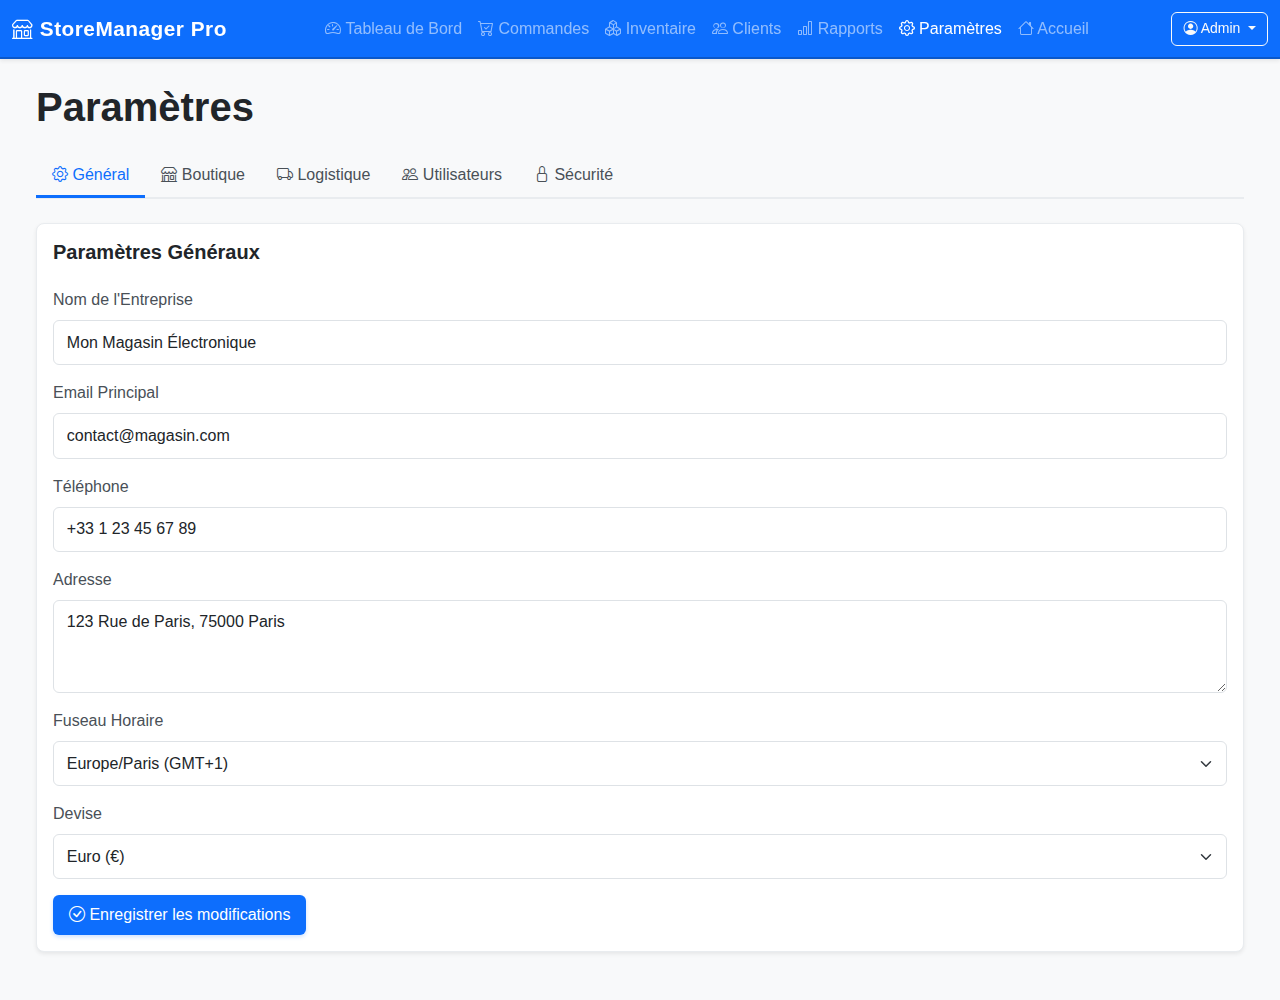
<file: settings.html>
<!DOCTYPE html>
<html lang="fr">
<head>
    <meta charset="UTF-8">
    <meta name="viewport" content="width=device-width, initial-scale=1.0">
    <title>Paramètres - Boutique en Ligne</title>
    <link href="https://cdn.jsdelivr.net/npm/bootstrap@5.3.0/dist/css/bootstrap.min.css" rel="stylesheet">
    <link rel="stylesheet" href="https://cdn.jsdelivr.net/npm/bootstrap-icons@1.11.0/font/bootstrap-icons.css">
    <link rel="stylesheet" href="css/style.css">
</head>
<body>
    <!-- Navigation Principale -->
    <nav class="navbar navbar-expand-lg navbar-dark bg-primary sticky-top">
        <div class="container-fluid">
            <a class="navbar-brand fw-bold" href="home.html">
                <i class="bi bi-shop"></i> StoreManager Pro
            </a>
            <button class="navbar-toggler" type="button" data-bs-toggle="collapse" data-bs-target="#navbarNav" aria-controls="navbarNav" aria-expanded="false" aria-label="Toggle navigation">
                <span class="navbar-toggler-icon"></span>
            </button>
            <div class="collapse navbar-collapse" id="navbarNav">
                <ul class="navbar-nav ms-auto">
                    <li class="nav-item">
                        <a class="nav-link" href="index.html">
                            <i class="bi bi-speedometer2"></i> Tableau de Bord
                        </a>
                    </li>
                    <li class="nav-item">
                        <a class="nav-link" href="orders.html">
                            <i class="bi bi-cart-check"></i> Commandes
                        </a>
                    </li>
                    <li class="nav-item">
                        <a class="nav-link" href="inventory.html">
                            <i class="bi bi-boxes"></i> Inventaire
                        </a>
                    </li>
                    <li class="nav-item">
                        <a class="nav-link" href="customers.html">
                            <i class="bi bi-people"></i> Clients
                        </a>
                    </li>
                    <li class="nav-item">
                        <a class="nav-link" href="reports.html">
                            <i class="bi bi-bar-chart"></i> Rapports
                        </a>
                    </li>
                    <li class="nav-item">
                        <a class="nav-link active" aria-current="page" href="settings.html">
                            <i class="bi bi-gear"></i> Paramètres
                        </a>
                    </li>
                    <li class="nav-item">
                        <a class="nav-link" href="home.html">
                            <i class="bi bi-house"></i> Accueil
                        </a>
                    </li>
                </ul>
                <div class="d-flex ms-auto align-items-center">
                    <div class="dropdown">
                        <button class="btn btn-outline-light btn-sm dropdown-toggle" type="button" id="profileDropdown" data-bs-toggle="dropdown" aria-expanded="false">
                            <i class="bi bi-person-circle"></i> <span id="userName">Admin</span>
                        </button>
                        <ul class="dropdown-menu dropdown-menu-end" aria-labelledby="profileDropdown">
                            <li><a class="dropdown-item" href="settings.html"><i class="bi bi-gear"></i> Paramètres</a></li>
                            <li><hr class="dropdown-divider"></li>
                            <li><a class="dropdown-item" href="#" onclick="logout()"><i class="bi bi-box-arrow-right"></i> Déconnexion</a></li>
                        </ul>
                    </div>
                </div>
            </div>
        </div>
    </nav>

    <div class="container-fluid">
        <main class="p-4">
                <h1 class="mb-4">Paramètres</h1>

                <!-- Tab Navigation -->
                <ul class="nav nav-tabs mb-4" role="tablist">
                    <li class="nav-item" role="presentation">
                        <button class="nav-link active" id="general-tab" data-bs-toggle="tab" data-bs-target="#general" type="button" role="tab" aria-controls="general" aria-selected="true">
                            <i class="bi bi-gear"></i> Général
                        </button>
                    </li>
                    <li class="nav-item" role="presentation">
                        <button class="nav-link" id="store-tab" data-bs-toggle="tab" data-bs-target="#store" type="button" role="tab" aria-controls="store" aria-selected="false">
                            <i class="bi bi-shop"></i> Boutique
                        </button>
                    </li>
                    <li class="nav-item" role="presentation">
                        <button class="nav-link" id="logistics-tab" data-bs-toggle="tab" data-bs-target="#logistics" type="button" role="tab" aria-controls="logistics" aria-selected="false">
                            <i class="bi bi-truck"></i> Logistique
                        </button>
                    </li>
                    <li class="nav-item" role="presentation">
                        <button class="nav-link" id="users-tab" data-bs-toggle="tab" data-bs-target="#users" type="button" role="tab" aria-controls="users" aria-selected="false">
                            <i class="bi bi-people"></i> Utilisateurs
                        </button>
                    </li>
                    <li class="nav-item" role="presentation">
                        <button class="nav-link" id="security-tab" data-bs-toggle="tab" data-bs-target="#security" type="button" role="tab" aria-controls="security" aria-selected="false">
                            <i class="bi bi-lock"></i> Sécurité
                        </button>
                    </li>
                </ul>

                <!-- Tab Content -->
                <div class="tab-content">
                    <!-- Général Tab -->
                    <div class="tab-pane fade show active" id="general" role="tabpanel" aria-labelledby="general-tab">
                        <div class="card">
                            <div class="card-body">
                                <h5 class="card-title mb-4">Paramètres Généraux</h5>

                                <div class="mb-3">
                                    <label for="businessName" class="form-label">Nom de l'Entreprise</label>
                                    <input type="text" class="form-control" id="businessName" value="Mon Magasin Électronique">
                                </div>

                                <div class="mb-3">
                                    <label for="businessEmail" class="form-label">Email Principal</label>
                                    <input type="email" class="form-control" id="businessEmail" value="contact@magasin.com">
                                </div>

                                <div class="mb-3">
                                    <label for="businessPhone" class="form-label">Téléphone</label>
                                    <input type="tel" class="form-control" id="businessPhone" value="+33 1 23 45 67 89">
                                </div>

                                <div class="mb-3">
                                    <label for="businessAddress" class="form-label">Adresse</label>
                                    <textarea class="form-control" id="businessAddress" rows="3">123 Rue de Paris, 75000 Paris</textarea>
                                </div>

                                <div class="mb-3">
                                    <label for="timezone" class="form-label">Fuseau Horaire</label>
                                    <select class="form-select" id="timezone">
                                        <option value="Europe/Paris" selected>Europe/Paris (GMT+1)</option>
                                        <option value="Europe/London">Europe/London (GMT+0)</option>
                                        <option value="Europe/Berlin">Europe/Berlin (GMT+1)</option>
                                    </select>
                                </div>

                                <div class="mb-3">
                                    <label for="currency" class="form-label">Devise</label>
                                    <select class="form-select" id="currency">
                                        <option value="EUR" selected>Euro (€)</option>
                                        <option value="USD">Dollar ($)</option>
                                        <option value="GBP">Livre (£)</option>
                                    </select>
                                </div>

                                <button class="btn btn-primary" onclick="saveSettings('general')">
                                    <i class="bi bi-check-circle"></i> Enregistrer les modifications
                                </button>
                            </div>
                        </div>
                    </div>

                    <!-- Boutique Tab -->
                    <div class="tab-pane fade" id="store" role="tabpanel" aria-labelledby="store-tab">
                        <div class="card">
                            <div class="card-body">
                                <h5 class="card-title mb-4">Paramètres Boutique</h5>

                                <h6>Gestion des Catégories</h6>
                                <div class="mb-3">
                                    <div class="list-group mb-3">
                                        <div class="list-group-item">
                                            <div class="d-flex justify-content-between">
                                                <span>Électronique</span>
                                                <div>
                                                    <button class="btn btn-sm btn-outline-primary">Éditer</button>
                                                    <button class="btn btn-sm btn-outline-danger">Supprimer</button>
                                                </div>
                                            </div>
                                        </div>
                                        <div class="list-group-item">
                                            <div class="d-flex justify-content-between">
                                                <span>Accessoires</span>
                                                <div>
                                                    <button class="btn btn-sm btn-outline-primary">Éditer</button>
                                                    <button class="btn btn-sm btn-outline-danger">Supprimer</button>
                                                </div>
                                            </div>
                                        </div>
                                        <div class="list-group-item">
                                            <div class="d-flex justify-content-between">
                                                <span>Logiciels</span>
                                                <div>
                                                    <button class="btn btn-sm btn-outline-primary">Éditer</button>
                                                    <button class="btn btn-sm btn-outline-danger">Supprimer</button>
                                                </div>
                                            </div>
                                        </div>
                                    </div>
                                </div>

                                <div class="mb-3">
                                    <label for="newCategory" class="form-label">Ajouter une Nouvelle Catégorie</label>
                                    <div class="input-group">
                                        <input type="text" class="form-control" id="newCategory" placeholder="Nom de la catégorie">
                                        <button class="btn btn-outline-secondary" type="button" onclick="addCategory()">
                                            <i class="bi bi-plus-circle"></i> Ajouter
                                        </button>
                                    </div>
                                </div>

                                <hr>

                                <h6>Réglages de Vente</h6>
                                <div class="mb-3">
                                    <label for="minOrder" class="form-label">Montant Minimum de Commande (€)</label>
                                    <input type="number" class="form-control" id="minOrder" value="50" min="0" step="0.01">
                                </div>

                                <div class="mb-3">
                                    <label for="taxRate" class="form-label">Taux de Taxe (%)</label>
                                    <input type="number" class="form-control" id="taxRate" value="20" min="0" max="100" step="0.1">
                                </div>

                                <div class="form-check mb-3">
                                    <input class="form-check-input" type="checkbox" id="allowGuest" checked>
                                    <label class="form-check-label" for="allowGuest">
                                        Permettre les achats sans compte
                                    </label>
                                </div>

                                <button class="btn btn-primary" onclick="saveSettings('store')">
                                    <i class="bi bi-check-circle"></i> Enregistrer les modifications
                                </button>
                            </div>
                        </div>
                    </div>

                    <!-- Logistique Tab -->
                    <div class="tab-pane fade" id="logistics" role="tabpanel" aria-labelledby="logistics-tab">
                        <div class="card">
                            <div class="card-body">
                                <h5 class="card-title mb-4">Paramètres Logistique</h5>

                                <h6>Transporteurs</h6>
                                <div class="list-group mb-3">
                                    <div class="list-group-item">
                                        <div class="d-flex justify-content-between">
                                            <div>
                                                <strong>La Poste</strong>
                                                <br>
                                                <small class="text-muted">Coût: 5,99 € - Délai: 2-3 jours</small>
                                            </div>
                                            <button class="btn btn-sm btn-outline-primary">Éditer</button>
                                        </div>
                                    </div>
                                    <div class="list-group-item">
                                        <div class="d-flex justify-content-between">
                                            <div>
                                                <strong>Chronopost</strong>
                                                <br>
                                                <small class="text-muted">Coût: 9,99 € - Délai: 24h</small>
                                            </div>
                                            <button class="btn btn-sm btn-outline-primary">Éditer</button>
                                        </div>
                                    </div>
                                    <div class="list-group-item">
                                        <div class="d-flex justify-content-between">
                                            <div>
                                                <strong>UPS</strong>
                                                <br>
                                                <small class="text-muted">Coût: 12,99 € - Délai: 1-2 jours</small>
                                            </div>
                                            <button class="btn btn-sm btn-outline-primary">Éditer</button>
                                        </div>
                                    </div>
                                </div>

                                <button class="btn btn-outline-secondary mb-3" onclick="addCarrier()">
                                    <i class="bi bi-plus-circle"></i> Ajouter un Transporteur
                                </button>

                                <hr>

                                <h6>Zones de Livraison</h6>
                                <div class="mb-3">
                                    <div class="form-check">
                                        <input class="form-check-input" type="checkbox" id="shipFrance" checked>
                                        <label class="form-check-label" for="shipFrance">
                                            France Métropolitaine
                                        </label>
                                    </div>
                                    <div class="form-check">
                                        <input class="form-check-input" type="checkbox" id="shipEU">
                                        <label class="form-check-label" for="shipEU">
                                            Union Européenne
                                        </label>
                                    </div>
                                    <div class="form-check">
                                        <input class="form-check-input" type="checkbox" id="shipWorld">
                                        <label class="form-check-label" for="shipWorld">
                                            Monde Entier
                                        </label>
                                    </div>
                                </div>

                                <button class="btn btn-primary" onclick="saveSettings('logistics')">
                                    <i class="bi bi-check-circle"></i> Enregistrer les modifications
                                </button>
                            </div>
                        </div>
                    </div>

                    <!-- Utilisateurs Tab -->
                    <div class="tab-pane fade" id="users" role="tabpanel" aria-labelledby="users-tab">
                        <div class="card">
                            <div class="card-body">
                                <div class="d-flex justify-content-between align-items-center mb-4">
                                    <h5 class="card-title mb-0">Gestion des Utilisateurs</h5>
                                    <button class="btn btn-primary" data-bs-toggle="modal" data-bs-target="#addUserModal">
                                        <i class="bi bi-plus-circle"></i> Ajouter Utilisateur
                                    </button>
                                </div>

                                <div class="table-responsive">
                                    <table class="table">
                                        <thead class="table-light">
                                            <tr>
                                                <th>Nom</th>
                                                <th>Email</th>
                                                <th>Rôle</th>
                                                <th>Statut</th>
                                                <th>Actions</th>
                                            </tr>
                                        </thead>
                                        <tbody>
                                            <tr>
                                                <td>Admin Principal</td>
                                                <td>admin@magasin.com</td>
                                                <td><span class="badge bg-danger">Administrateur</span></td>
                                                <td><span class="badge bg-success">Actif</span></td>
                                                <td>
                                                    <button class="btn btn-sm btn-outline-primary">Éditer</button>
                                                </td>
                                            </tr>
                                            <tr>
                                                <td>Jean Dupuis</td>
                                                <td>jean@magasin.com</td>
                                                <td><span class="badge bg-warning">Gestionnaire</span></td>
                                                <td><span class="badge bg-success">Actif</span></td>
                                                <td>
                                                    <button class="btn btn-sm btn-outline-primary">Éditer</button>
                                                    <button class="btn btn-sm btn-outline-danger">Supprimer</button>
                                                </td>
                                            </tr>
                                            <tr>
                                                <td>Marie Bernard</td>
                                                <td>marie@magasin.com</td>
                                                <td><span class="badge bg-info">Vendeur</span></td>
                                                <td><span class="badge bg-success">Actif</span></td>
                                                <td>
                                                    <button class="btn btn-sm btn-outline-primary">Éditer</button>
                                                    <button class="btn btn-sm btn-outline-danger">Supprimer</button>
                                                </td>
                                            </tr>
                                        </tbody>
                                    </table>
                                </div>
                            </div>
                        </div>
                    </div>

                    <!-- Sécurité Tab -->
                    <div class="tab-pane fade" id="security" role="tabpanel" aria-labelledby="security-tab">
                        <div class="card">
                            <div class="card-body">
                                <h5 class="card-title mb-4">Paramètres de Sécurité</h5>

                                <h6>Mot de Passe</h6>
                                <div class="mb-3">
                                    <label for="oldPassword" class="form-label">Mot de passe actuel</label>
                                    <input type="password" class="form-control" id="oldPassword">
                                </div>

                                <div class="mb-3">
                                    <label for="newPassword" class="form-label">Nouveau mot de passe</label>
                                    <input type="password" class="form-control" id="newPassword">
                                </div>

                                <div class="mb-3">
                                    <label for="confirmPassword" class="form-label">Confirmer mot de passe</label>
                                    <input type="password" class="form-control" id="confirmPassword">
                                </div>

                                <button class="btn btn-primary mb-4" onclick="changePassword()">
                                    <i class="bi bi-check-circle"></i> Mettre à jour le mot de passe
                                </button>

                                <hr>

                                <h6>Authentification à Deux Facteurs</h6>
                                <p>Renforcez la sécurité de votre compte avec l'authentification à deux facteurs.</p>

                                <div class="form-check mb-3">
                                    <input class="form-check-input" type="checkbox" id="enable2FA">
                                    <label class="form-check-label" for="enable2FA">
                                        Activer l'authentification à deux facteurs
                                    </label>
                                </div>

                                <button class="btn btn-outline-secondary">
                                    <i class="bi bi-shield-lock"></i> Configurer 2FA
                                </button>

                                <hr>

                                <h6>Sessions Actives</h6>
                                <p>Gérez toutes les sessions actives de votre compte.</p>

                                <div class="list-group mb-3">
                                    <div class="list-group-item">
                                        <div class="d-flex justify-content-between">
                                            <div>
                                                <strong>Navigateur Actuel</strong>
                                                <br>
                                                <small class="text-muted">Chrome - Windows - Dernière activité: À l'instant</small>
                                            </div>
                                            <small class="text-success">Actif</small>
                                        </div>
                                    </div>
                                </div>

                                <button class="btn btn-outline-danger" onclick="logoutAllSessions()">
                                    <i class="bi bi-box-arrow-right"></i> Déconnecter toutes les autres sessions
                                </button>
                            </div>
                        </div>
                    </div>
                </div>
            </main>
        </div>
    </div>

    <!-- Modal Ajouter Utilisateur -->
    <div class="modal fade" id="addUserModal" tabindex="-1" aria-hidden="true">
        <div class="modal-dialog">
            <div class="modal-content">
                <div class="modal-header">
                    <h5 class="modal-title">Ajouter Utilisateur</h5>
                    <button type="button" class="btn-close" data-bs-dismiss="modal" aria-label="Close"></button>
                </div>
                <div class="modal-body">
                    <form id="addUserForm">
                        <div class="mb-3">
                            <label for="userName" class="form-label">Nom Complet</label>
                            <input type="text" class="form-control" id="userName" required>
                        </div>
                        <div class="mb-3">
                            <label for="userEmail" class="form-label">Email</label>
                            <input type="email" class="form-control" id="userEmail" required>
                        </div>
                        <div class="mb-3">
                            <label for="userRole" class="form-label">Rôle</label>
                            <select class="form-control" id="userRole" required>
                                <option value="">Sélectionner un rôle</option>
                                <option value="admin">Administrateur</option>
                                <option value="manager">Gestionnaire</option>
                                <option value="seller">Vendeur</option>
                            </select>
                        </div>
                    </form>
                </div>
                <div class="modal-footer">
                    <button type="button" class="btn btn-secondary" data-bs-dismiss="modal">Annuler</button>
                    <button type="button" class="btn btn-primary">Ajouter</button>
                </div>
            </div>
        </div>
    </div>

    <script src="https://cdn.jsdelivr.net/npm/bootstrap@5.3.0/dist/js/bootstrap.bundle.min.js"></script>
    
    <script>
        
    </script>
</body>
</html>
</file>
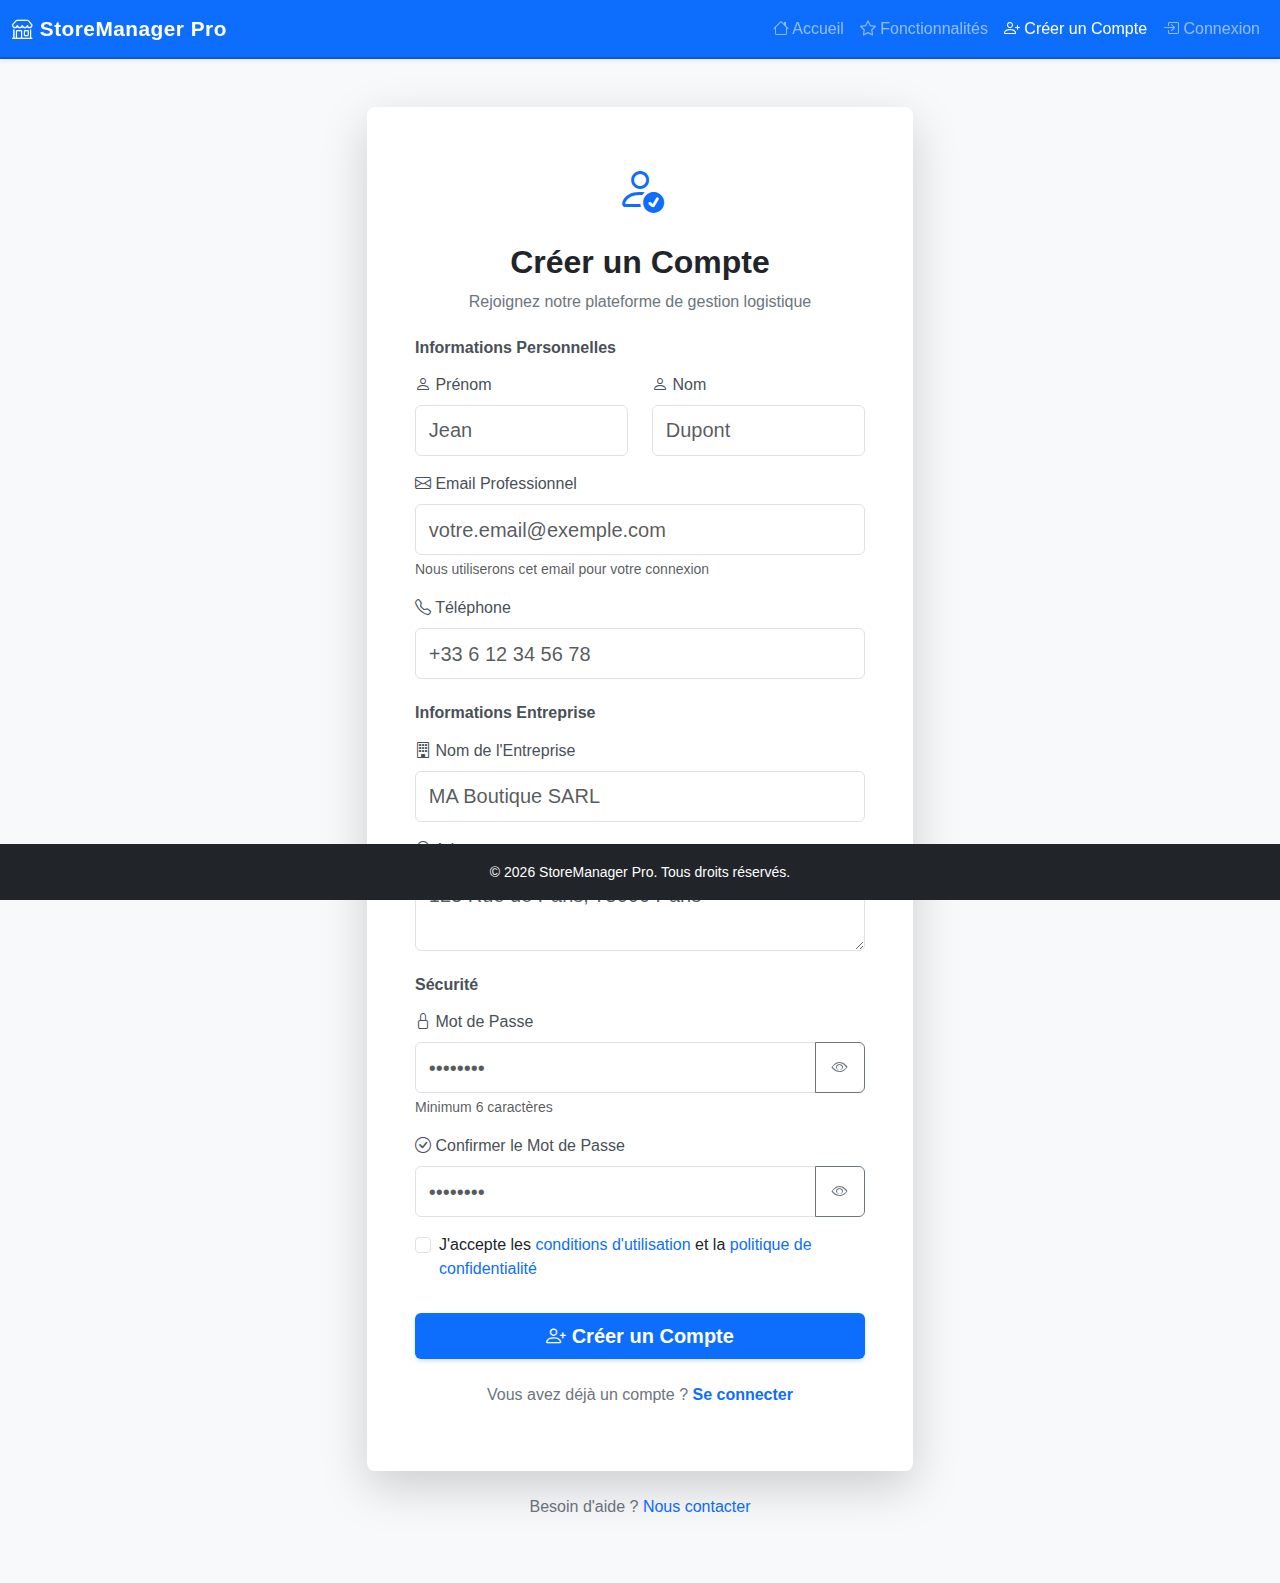
<file: signup.html>
<!DOCTYPE html>
<html lang="fr">
<head>
    <meta charset="UTF-8">
    <meta name="viewport" content="width=device-width, initial-scale=1.0">
    <title>Créer un Compte - Gestion Logistique</title>
    <link href="https://cdn.jsdelivr.net/npm/bootstrap@5.3.0/dist/css/bootstrap.min.css" rel="stylesheet">
    <link rel="stylesheet" href="https://cdn.jsdelivr.net/npm/bootstrap-icons@1.11.0/font/bootstrap-icons.css">
    <link rel="stylesheet" href="css/style.css">
</head>
<body class="bg-light">
    <!-- Navigation Principale -->
    <nav class="navbar navbar-expand-lg navbar-dark bg-primary sticky-top">
        <div class="container-fluid">
            <a class="navbar-brand fw-bold" href="home.html">
                <i class="bi bi-shop"></i> StoreManager Pro
            </a>
            <button class="navbar-toggler" type="button" data-bs-toggle="collapse" data-bs-target="#navbarNav" aria-controls="navbarNav" aria-expanded="false" aria-label="Toggle navigation">
                <span class="navbar-toggler-icon"></span>
            </button>
            <div class="collapse navbar-collapse" id="navbarNav">
                <ul class="navbar-nav ms-auto">
                    <li class="nav-item">
                        <a class="nav-link" href="home.html">
                            <i class="bi bi-house"></i> Accueil
                        </a>
                    </li>
                    <li class="nav-item">
                        <a class="nav-link" href="home.html#features">
                            <i class="bi bi-star"></i> Fonctionnalités
                        </a>
                    </li>
                    <li class="nav-item">
                        <a class="nav-link active" aria-current="page" href="signup.html">
                            <i class="bi bi-person-plus"></i> Créer un Compte
                        </a>
                    </li>
                    <li class="nav-item">
                        <a class="nav-link" href="login.html">
                            <i class="bi bi-box-arrow-in-right"></i> Connexion
                        </a>
                    </li>
                </ul>
            </div>
        </div>
    </nav>

    <!-- Signup Container -->
    <div class="min-vh-100 d-flex align-items-center justify-content-center py-5">
        <div class="container">
            <div class="row justify-content-center">
                <div class="col-lg-6 col-md-8">
                    <div class="card shadow-lg border-0">
                        <div class="card-body p-5">
                            <!-- Header -->
                            <div class="text-center mb-4">
                                <div class="signup-icon mb-3">
                                    <i class="bi bi-person-check" style="font-size: 3rem; color: #0d6efd;"></i>
                                </div>
                                <h2 class="fw-bold mb-2">Créer un Compte</h2>
                                <p class="text-muted">Rejoignez notre plateforme de gestion logistique</p>
                            </div>

                            <!-- Signup Form -->
                            <form id="signupForm" action="login.html">
                                <!-- Informations Personnelles -->
                                <h6 class="fw-bold mt-4 mb-3">Informations Personnelles</h6>

                                <div class="row">
                                    <div class="col-md-6 mb-3">
                                        <label for="firstName" class="form-label">
                                            <i class="bi bi-person"></i> Prénom
                                        </label>
                                        <input 
                                            type="text" 
                                            class="form-control form-control-lg" 
                                            id="firstName" 
                                            placeholder="Jean"
                                            required
                                        >
                                    </div>
                                    <div class="col-md-6 mb-3">
                                        <label for="lastName" class="form-label">
                                            <i class="bi bi-person"></i> Nom
                                        </label>
                                        <input 
                                            type="text" 
                                            class="form-control form-control-lg" 
                                            id="lastName" 
                                            placeholder="Dupont"
                                            required
                                        >
                                    </div>
                                </div>

                                <div class="mb-3">
                                    <label for="signupEmail" class="form-label">
                                        <i class="bi bi-envelope"></i> Email Professionnel
                                    </label>
                                    <input 
                                        type="email" 
                                        class="form-control form-control-lg" 
                                        id="signupEmail" 
                                        placeholder="votre.email@exemple.com"
                                        required
                                    >
                                    <div class="form-text">Nous utiliserons cet email pour votre connexion</div>
                                </div>

                                <div class="mb-3">
                                    <label for="signupPhone" class="form-label">
                                        <i class="bi bi-telephone"></i> Téléphone
                                    </label>
                                    <input 
                                        type="tel" 
                                        class="form-control form-control-lg" 
                                        id="signupPhone" 
                                        placeholder="+33 6 12 34 56 78"
                                        required
                                    >
                                </div>

                                <!-- Informations Entreprise -->
                                <h6 class="fw-bold mt-4 mb-3">Informations Entreprise</h6>

                                <div class="mb-3">
                                    <label for="company" class="form-label">
                                        <i class="bi bi-building"></i> Nom de l'Entreprise
                                    </label>
                                    <input 
                                        type="text" 
                                        class="form-control form-control-lg" 
                                        id="company" 
                                        placeholder="MA Boutique SARL"
                                        required
                                    >
                                </div>

                                <div class="mb-3">
                                    <label for="address" class="form-label">
                                        <i class="bi bi-geo-alt"></i> Adresse
                                    </label>
                                    <textarea 
                                        class="form-control form-control-lg" 
                                        id="address" 
                                        rows="2" 
                                        placeholder="123 Rue de Paris, 75000 Paris"
                                        required
                                    ></textarea>
                                </div>

                                <!-- Mot de Passe -->
                                <h6 class="fw-bold mt-4 mb-3">Sécurité</h6>

                                <div class="mb-3">
                                    <label for="signupPassword" class="form-label">
                                        <i class="bi bi-lock"></i> Mot de Passe
                                    </label>
                                    <div class="input-group">
                                        <input 
                                            type="password" 
                                            class="form-control form-control-lg" 
                                            id="signupPassword" 
                                            placeholder="••••••••"
                                            required
                                        >
                                        <button type="button" class="btn btn-outline-secondary" onclick="this.previousElementSibling.type = this.previousElementSibling.type === 'password' ? 'text' : 'password'; this.querySelector('i').classList.toggle('bi-eye'); this.querySelector('i').classList.toggle('bi-eye-slash');">
                                            <i class="bi bi-eye"></i>
                                        </button>
                                    </div>
                                    <div class="form-text">Minimum 6 caractères</div>
                                </div>

                                <div class="mb-3">
                                    <label for="confirmPassword" class="form-label">
                                        <i class="bi bi-check-circle"></i> Confirmer le Mot de Passe
                                    </label>
                                    <div class="input-group">
                                        <input 
                                            type="password" 
                                            class="form-control form-control-lg" 
                                            id="confirmPassword" 
                                            placeholder="••••••••"
                                            required
                                        >
                                        <button type="button" class="btn btn-outline-secondary" onclick="this.previousElementSibling.type = this.previousElementSibling.type === 'password' ? 'text' : 'password'; this.querySelector('i').classList.toggle('bi-eye'); this.querySelector('i').classList.toggle('bi-eye-slash');">
                                            <i class="bi bi-eye"></i>
                                        </button>
                                    </div>
                                </div>

                                <!-- Conditions -->
                                <div class="mb-3 form-check">
                                    <input 
                                        type="checkbox" 
                                        class="form-check-input" 
                                        id="terms"
                                        required
                                    >
                                    <label class="form-check-label" for="terms">
                                        J'accepte les <a href="#" class="text-decoration-none">conditions d'utilisation</a> et la <a href="#" class="text-decoration-none">politique de confidentialité</a>
                                    </label>
                                </div>

                                <!-- Alerts -->
                                <div id="signupAlert" class="alert alert-danger d-none" role="alert">
                                    <i class="bi bi-exclamation-circle"></i>
                                    <span id="alertText"></span>
                                </div>

                                <div id="successAlert" class="alert alert-success d-none" role="alert">
                                    <i class="bi bi-check-circle"></i>
                                    <span id="successText">Compte créé avec succès ! Redirection vers la connexion...</span>
                                </div>

                                <!-- Submit Button -->
                                <button 
                                    type="submit" 
                                    class="btn btn-primary btn-lg w-100 fw-bold mt-3"
                                >
                                    <i class="bi bi-person-plus"></i> Créer un Compte
                                </button>
                            </form>

                            <!-- Footer -->
                            <div class="text-center mt-4">
                                <p class="text-muted">
                                    Vous avez déjà un compte ? <a href="login.html" class="text-primary text-decoration-none fw-bold">Se connecter</a>
                                </p>
                            </div>
                        </div>
                    </div>

                    <!-- Support Link -->
                    <div class="text-center mt-4">
                        <p class="text-muted">
                            Besoin d'aide ? <a href="home.html#contact" class="text-primary text-decoration-none">Nous contacter</a>
                        </p>
                    </div>
                </div>
            </div>
        </div>
    </div>

    <!-- Footer -->
    <footer class="bg-dark text-white text-center py-3 mt-5 position-fixed bottom-0 w-100">
        <small>&copy; 2026 StoreManager Pro. Tous droits réservés.</small>
    </footer>

    <script src="https://cdn.jsdelivr.net/npm/bootstrap@5.3.0/dist/js/bootstrap.bundle.min.js"></script>
    
   
</body>
</html>
</file>
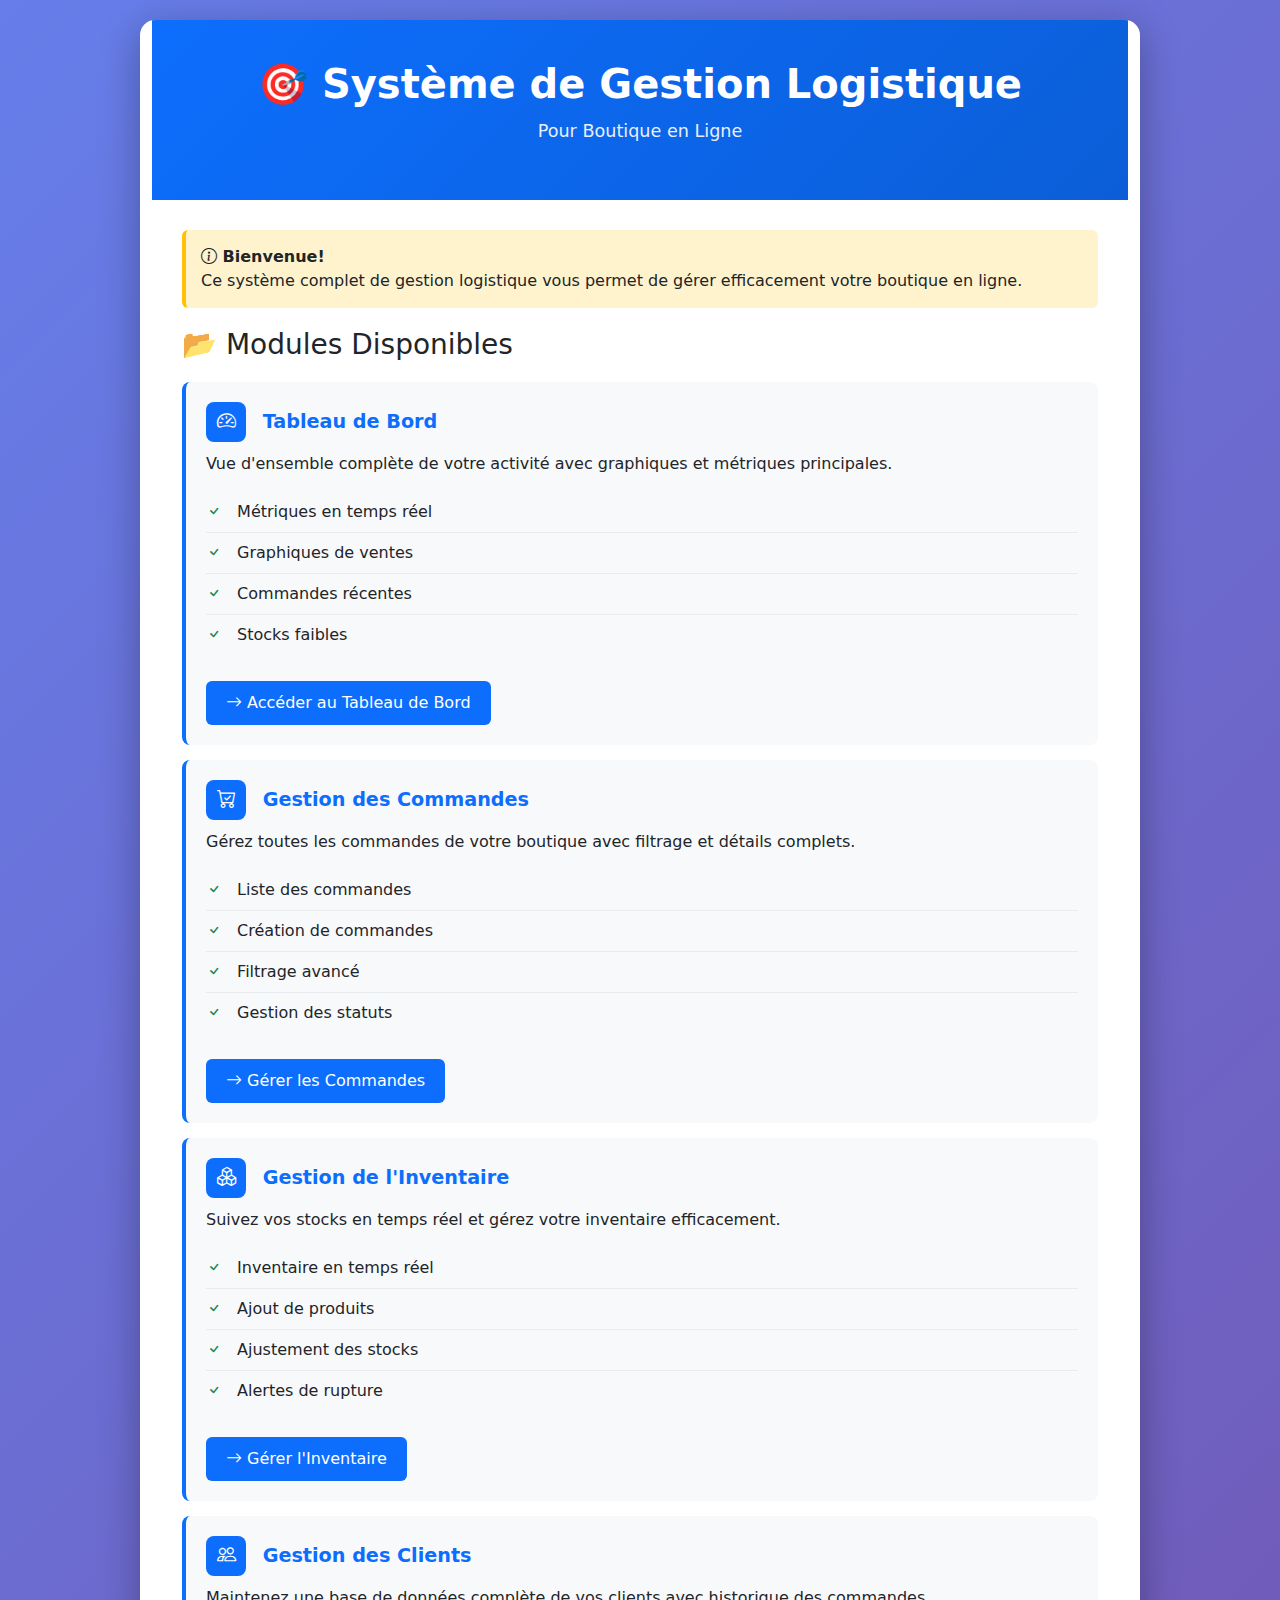
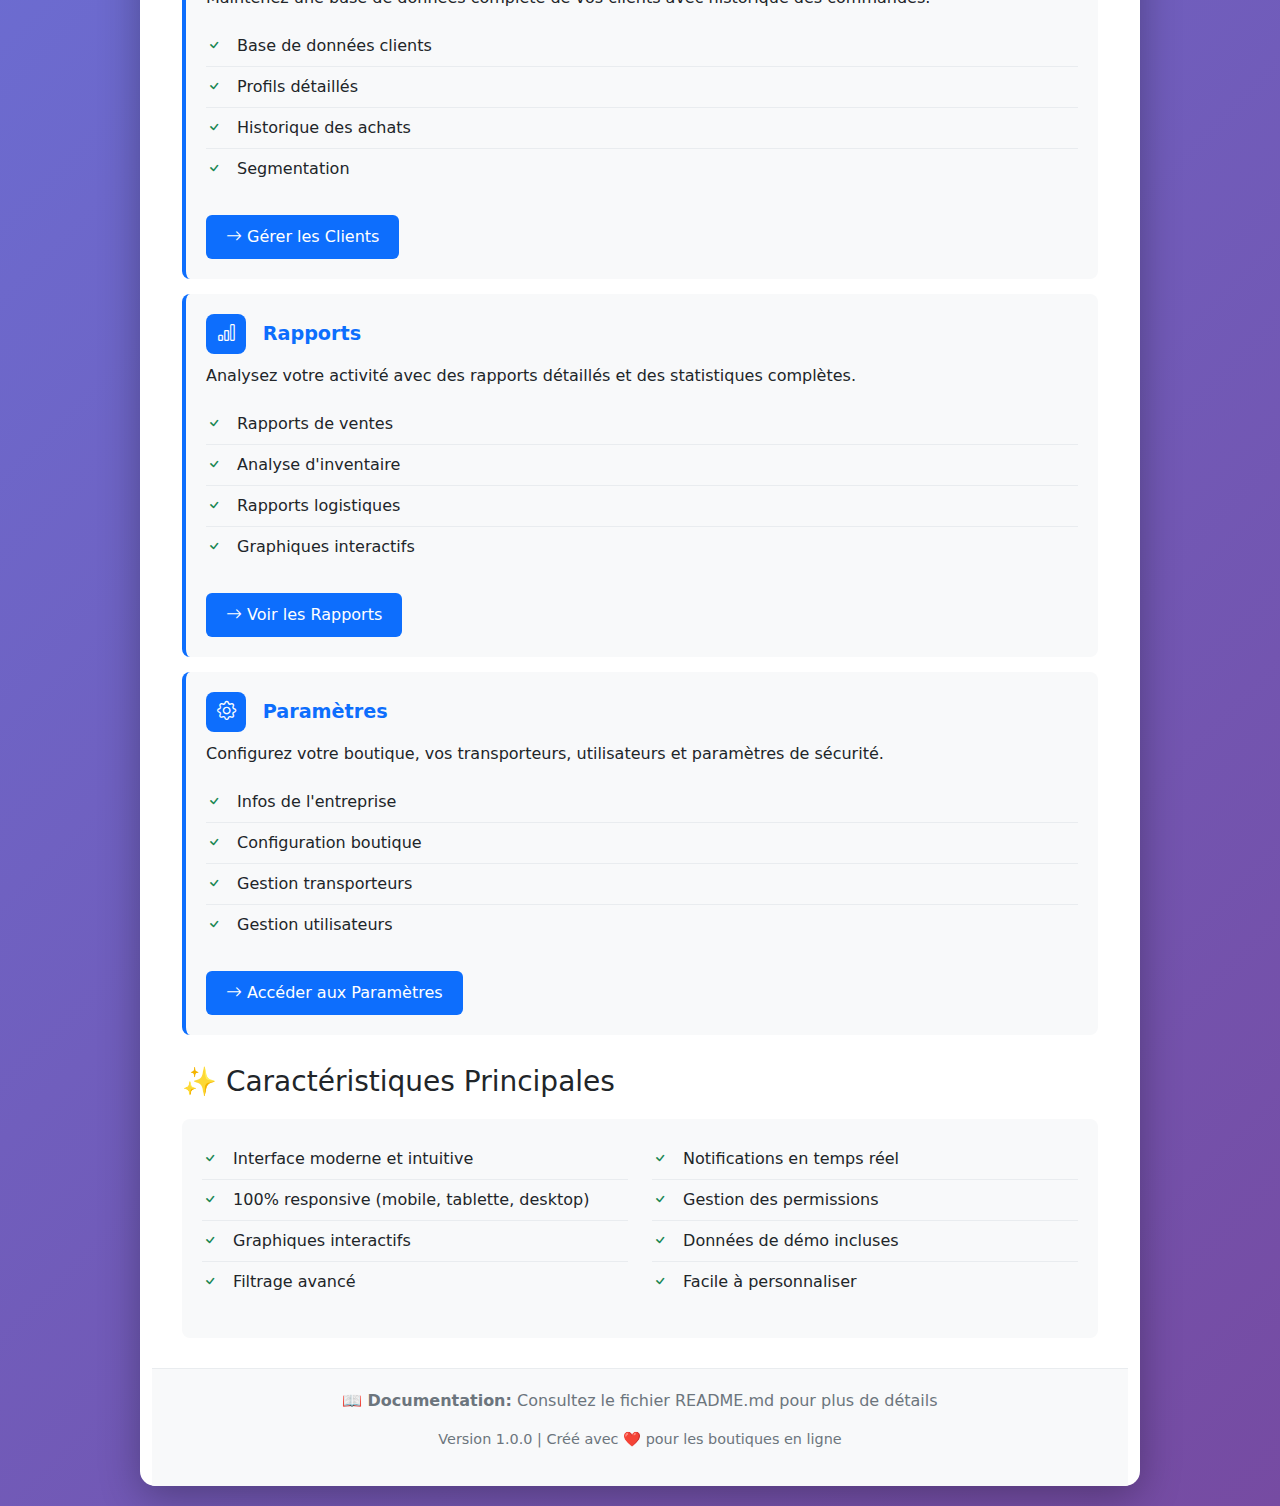
<file: start.html>
<!DOCTYPE html>
<html lang="fr">
<head>
    <meta charset="UTF-8">
    <meta name="viewport" content="width=device-width, initial-scale=1.0">
    <title>Système de Gestion Logistique - Documentation</title>
    <link href="https://cdn.jsdelivr.net/npm/bootstrap@5.3.0/dist/css/bootstrap.min.css" rel="stylesheet">
    <link rel="stylesheet" href="https://cdn.jsdelivr.net/npm/bootstrap-icons@1.11.0/font/bootstrap-icons.css">
    <style>
        body {
            background: linear-gradient(135deg, #667eea 0%, #764ba2 100%);
            min-height: 100vh;
            display: flex;
            align-items: center;
            padding: 20px;
        }
        .container {
            background: white;
            border-radius: 15px;
            box-shadow: 0 10px 40px rgba(0, 0, 0, 0.3);
            overflow: hidden;
        }
        .header {
            background: linear-gradient(135deg, #0d6efd 0%, #0b5ed7 100%);
            color: white;
            padding: 40px 20px;
            text-align: center;
        }
        .header h1 {
            font-size: 2.5rem;
            font-weight: 700;
            margin-bottom: 10px;
        }
        .header p {
            font-size: 1.1rem;
            opacity: 0.9;
        }
        .module {
            padding: 20px;
            margin: 15px 0;
            border-left: 4px solid #0d6efd;
            background-color: #f8f9fa;
            border-radius: 8px;
            transition: all 0.3s ease;
        }
        .module:hover {
            background-color: #e7f1ff;
            transform: translateX(5px);
        }
        .module-title {
            color: #0d6efd;
            font-weight: 600;
            margin-bottom: 10px;
            font-size: 1.2rem;
        }
        .module-icon {
            display: inline-block;
            width: 40px;
            height: 40px;
            background-color: #0d6efd;
            color: white;
            border-radius: 8px;
            text-align: center;
            line-height: 40px;
            margin-right: 10px;
            font-weight: bold;
        }
        .btn-module {
            display: inline-block;
            padding: 10px 20px;
            background-color: #0d6efd;
            color: white;
            text-decoration: none;
            border-radius: 6px;
            transition: all 0.3s ease;
            margin-top: 10px;
        }
        .btn-module:hover {
            background-color: #0b5ed7;
            box-shadow: 0 4px 8px rgba(13, 110, 253, 0.3);
        }
        .features {
            padding: 0 20px 20px;
        }
        .feature-list {
            list-style: none;
            padding: 0;
        }
        .feature-list li {
            padding: 8px 0;
            border-bottom: 1px solid #e9ecef;
        }
        .feature-list li:last-child {
            border-bottom: none;
        }
        .feature-list li i {
            color: #198754;
            margin-right: 10px;
            font-weight: bold;
        }
        .footer {
            background-color: #f8f9fa;
            padding: 20px;
            text-align: center;
            color: #6c757d;
            border-top: 1px solid #e9ecef;
        }
        .info-box {
            background-color: #fff3cd;
            border-left: 4px solid #ffc107;
            padding: 15px;
            margin-bottom: 20px;
            border-radius: 6px;
        }
    </style>
</head>
<body>
    <div class="container" style="max-width: 1000px;">
        <div class="header">
            <h1>🎯 Système de Gestion Logistique</h1>
            <p>Pour Boutique en Ligne</p>
        </div>

        <div style="padding: 30px;">
            <div class="info-box">
                <strong><i class="bi bi-info-circle"></i> Bienvenue!</strong><br>
                Ce système complet de gestion logistique vous permet de gérer efficacement votre boutique en ligne.
            </div>

            <h3 style="color: #212529; margin-bottom: 20px;">📂 Modules Disponibles</h3>

            <!-- Tableau de Bord -->
            <div class="module">
                <div class="module-title">
                    <span class="module-icon"><i class="bi bi-speedometer2"></i></span>
                    Tableau de Bord
                </div>
                <p>Vue d'ensemble complète de votre activité avec graphiques et métriques principales.</p>
                <ul class="feature-list">
                    <li><i class="bi bi-check"></i> Métriques en temps réel</li>
                    <li><i class="bi bi-check"></i> Graphiques de ventes</li>
                    <li><i class="bi bi-check"></i> Commandes récentes</li>
                    <li><i class="bi bi-check"></i> Stocks faibles</li>
                </ul>
                <a href="index.html" class="btn-module">
                    <i class="bi bi-arrow-right"></i> Accéder au Tableau de Bord
                </a>
            </div>

            <!-- Gestion des Commandes -->
            <div class="module">
                <div class="module-title">
                    <span class="module-icon"><i class="bi bi-cart-check"></i></span>
                    Gestion des Commandes
                </div>
                <p>Gérez toutes les commandes de votre boutique avec filtrage et détails complets.</p>
                <ul class="feature-list">
                    <li><i class="bi bi-check"></i> Liste des commandes</li>
                    <li><i class="bi bi-check"></i> Création de commandes</li>
                    <li><i class="bi bi-check"></i> Filtrage avancé</li>
                    <li><i class="bi bi-check"></i> Gestion des statuts</li>
                </ul>
                <a href="orders.html" class="btn-module">
                    <i class="bi bi-arrow-right"></i> Gérer les Commandes
                </a>
            </div>

            <!-- Gestion de l'Inventaire -->
            <div class="module">
                <div class="module-title">
                    <span class="module-icon"><i class="bi bi-boxes"></i></span>
                    Gestion de l'Inventaire
                </div>
                <p>Suivez vos stocks en temps réel et gérez votre inventaire efficacement.</p>
                <ul class="feature-list">
                    <li><i class="bi bi-check"></i> Inventaire en temps réel</li>
                    <li><i class="bi bi-check"></i> Ajout de produits</li>
                    <li><i class="bi bi-check"></i> Ajustement des stocks</li>
                    <li><i class="bi bi-check"></i> Alertes de rupture</li>
                </ul>
                <a href="inventory.html" class="btn-module">
                    <i class="bi bi-arrow-right"></i> Gérer l'Inventaire
                </a>
            </div>

            <!-- Gestion des Clients -->
            <div class="module">
                <div class="module-title">
                    <span class="module-icon"><i class="bi bi-people"></i></span>
                    Gestion des Clients
                </div>
                <p>Maintenez une base de données complète de vos clients avec historique des commandes.</p>
                <ul class="feature-list">
                    <li><i class="bi bi-check"></i> Base de données clients</li>
                    <li><i class="bi bi-check"></i> Profils détaillés</li>
                    <li><i class="bi bi-check"></i> Historique des achats</li>
                    <li><i class="bi bi-check"></i> Segmentation</li>
                </ul>
                <a href="customers.html" class="btn-module">
                    <i class="bi bi-arrow-right"></i> Gérer les Clients
                </a>
            </div>

            <!-- Rapports -->
            <div class="module">
                <div class="module-title">
                    <span class="module-icon"><i class="bi bi-bar-chart"></i></span>
                    Rapports
                </div>
                <p>Analysez votre activité avec des rapports détaillés et des statistiques complètes.</p>
                <ul class="feature-list">
                    <li><i class="bi bi-check"></i> Rapports de ventes</li>
                    <li><i class="bi bi-check"></i> Analyse d'inventaire</li>
                    <li><i class="bi bi-check"></i> Rapports logistiques</li>
                    <li><i class="bi bi-check"></i> Graphiques interactifs</li>
                </ul>
                <a href="reports.html" class="btn-module">
                    <i class="bi bi-arrow-right"></i> Voir les Rapports
                </a>
            </div>

            <!-- Paramètres -->
            <div class="module">
                <div class="module-title">
                    <span class="module-icon"><i class="bi bi-gear"></i></span>
                    Paramètres
                </div>
                <p>Configurez votre boutique, vos transporteurs, utilisateurs et paramètres de sécurité.</p>
                <ul class="feature-list">
                    <li><i class="bi bi-check"></i> Infos de l'entreprise</li>
                    <li><i class="bi bi-check"></i> Configuration boutique</li>
                    <li><i class="bi bi-check"></i> Gestion transporteurs</li>
                    <li><i class="bi bi-check"></i> Gestion utilisateurs</li>
                </ul>
                <a href="settings.html" class="btn-module">
                    <i class="bi bi-arrow-right"></i> Accéder aux Paramètres
                </a>
            </div>

            <h3 style="color: #212529; margin-top: 30px; margin-bottom: 20px;">✨ Caractéristiques Principales</h3>
            <div style="background-color: #f8f9fa; padding: 20px; border-radius: 8px;">
                <div class="row">
                    <div class="col-md-6">
                        <ul class="feature-list">
                            <li><i class="bi bi-check"></i> Interface moderne et intuitive</li>
                            <li><i class="bi bi-check"></i> 100% responsive (mobile, tablette, desktop)</li>
                            <li><i class="bi bi-check"></i> Graphiques interactifs</li>
                            <li><i class="bi bi-check"></i> Filtrage avancé</li>
                        </ul>
                    </div>
                    <div class="col-md-6">
                        <ul class="feature-list">
                            <li><i class="bi bi-check"></i> Notifications en temps réel</li>
                            <li><i class="bi bi-check"></i> Gestion des permissions</li>
                            <li><i class="bi bi-check"></i> Données de démo incluses</li>
                            <li><i class="bi bi-check"></i> Facile à personnaliser</li>
                        </ul>
                    </div>
                </div>
            </div>
        </div>

        <div class="footer">
            <p>📖 <strong>Documentation:</strong> Consultez le fichier README.md pour plus de détails</p>
            <p style="margin-top: 10px; font-size: 0.9rem;">Version 1.0.0 | Créé avec ❤️ pour les boutiques en ligne</p>
        </div>
    </div>

    <script src="https://cdn.jsdelivr.net/npm/bootstrap@5.3.0/dist/js/bootstrap.bundle.min.js"></script>
</body>
</html>
</file>
<file: css/style.css>
/* ==========================
   STYLES PRINCIPAUX
   ========================== */

:root {
    --primary-color: #0d6efd;
    --secondary-color: #6c757d;
    --success-color: #198754;
    --danger-color: #dc3545;
    --warning-color: #ffc107;
    --info-color: #0dcaf0;
    --light-bg: #f8f9fa;
    --border-radius: 8px;
    --box-shadow: 0 0.125rem 0.25rem rgba(0, 0, 0, 0.075);
    --transition: all 0.3s ease;
}

* {
    margin: 0;
    padding: 0;
    box-sizing: border-box;
}

body {
    font-family: 'Segoe UI', Tahoma, Geneva, Verdana, sans-serif;
    background-color: var(--light-bg);
    overflow-x: hidden;
}

/* ==========================
   NAVIGATION & SIDEBAR
   ========================== */

.navbar {
    box-shadow: var(--box-shadow);
    border-bottom: 2px solid #0a58ca;
}

.navbar-brand {
    font-weight: 600;
    font-size: 1.3rem;
    letter-spacing: 0.5px;
}

.sidebar {
    position: relative;
    height: 100vh;
    padding-top: 1rem;
    border-right: 1px solid #dee2e6;
    box-shadow: 2px 0 5px rgba(0, 0, 0, 0.05);
}

.sidebar .nav-link {
    color: #495057;
    font-weight: 500;
    padding: 0.8rem 1rem;
    margin-bottom: 0.3rem;
    border-radius: 6px;
    transition: var(--transition);
}

.sidebar .nav-link:hover {
    color: var(--primary-color);
    background-color: #e7f1ff;
    padding-left: 1.5rem;
}

.sidebar .nav-link.active {
    color: white;
    background-color: var(--primary-color);
    box-shadow: 0 2px 8px rgba(13, 110, 253, 0.3);
}

.sidebar .nav-link i {
    margin-right: 0.8rem;
    width: 20px;
}

/* ==========================
   CARDS & MODALS
   ========================== */

.card {
    border: 1px solid #e9ecef;
    border-radius: var(--border-radius);
    box-shadow: var(--box-shadow);
    transition: var(--transition);
    margin-bottom: 1.5rem;
}

.card:hover {
    box-shadow: 0 0.5rem 1rem rgba(0, 0, 0, 0.1);
}

.card-header {
    border-radius: var(--border-radius) var(--border-radius) 0 0;
}

.metric-card {
    border-left: 4px solid var(--primary-color);
    background: linear-gradient(135deg, #f8f9fa 0%, #ffffff 100%);
}

.metric-icon {
    font-size: 2.5rem;
    opacity: 0.2;
}

/* ==========================
   TABLES
   ========================== */

.table {
    background-color: white;
    border-radius: var(--border-radius);
    overflow: hidden;
}

.table thead {
    background-color: #f8f9fa;
}

.table thead th {
    font-weight: 600;
    color: #495057;
    border: none;
    padding: 1rem;
}

.table tbody td {
    padding: 1rem;
    border-color: #e9ecef;
    vertical-align: middle;
}

.table tbody tr {
    transition: var(--transition);
}

.table tbody tr:hover {
    background-color: #f8f9fa;
}

.table-responsive {
    border-radius: var(--border-radius);
    overflow: hidden;
}

/* ==========================
   BUTTONS
   ========================== */

.btn {
    font-weight: 500;
    transition: var(--transition);
    border-radius: 6px;
    padding: 0.5rem 1rem;
}

.btn-primary {
    background-color: var(--primary-color);
    border: none;
    box-shadow: 0 2px 4px rgba(13, 110, 253, 0.2);
}

.btn-primary:hover {
    background-color: #0b5ed7;
    box-shadow: 0 4px 8px rgba(13, 110, 253, 0.3);
    transform: translateY(-2px);
}

.btn-outline-primary:hover {
    transform: translateY(-2px);
}

.btn-sm {
    padding: 0.35rem 0.7rem;
    font-size: 0.875rem;
}

/* ==========================
   BADGES
   ========================== */

.badge {
    padding: 0.5rem 0.8rem;
    font-weight: 500;
    border-radius: 20px;
}

/* ==========================
   FORMS
   ========================== */

.form-control,
.form-select {
    border: 1px solid #dee2e6;
    border-radius: 6px;
    transition: var(--transition);
    padding: 0.6rem 0.8rem;
}

.form-control:focus,
.form-select:focus {
    border-color: var(--primary-color);
    box-shadow: 0 0 0 0.2rem rgba(13, 110, 253, 0.25);
}

.form-label {
    font-weight: 500;
    color: #495057;
    margin-bottom: 0.5rem;
}

/* ==========================
   MODALS
   ========================== */

.modal-content {
    border: 1px solid #dee2e6;
    border-radius: var(--border-radius);
    box-shadow: 0 0.5rem 1rem rgba(0, 0, 0, 0.15);
}

.modal-header {
    border-bottom: 1px solid #dee2e6;
    background-color: #f8f9fa;
}

.modal-title {
    font-weight: 600;
    color: #212529;
}

/* ==========================
   TAB NAVIGATION
   ========================== */

.nav-tabs {
    border-bottom: 2px solid #e9ecef;
}

.nav-tabs .nav-link {
    color: #495057;
    border: none;
    font-weight: 500;
    transition: var(--transition);
    border-bottom: 3px solid transparent;
}

.nav-tabs .nav-link:hover {
    border-bottom-color: #dee2e6;
    color: #0d6efd;
}

.nav-tabs .nav-link.active {
    border-bottom-color: var(--primary-color);
    color: var(--primary-color);
    background-color: transparent;
}

/* ==========================
   LIST GROUPS
   ========================== */

.list-group-item {
    border: 1px solid #e9ecef;
    padding: 1rem;
    transition: var(--transition);
}

.list-group-item:hover {
    background-color: #f8f9fa;
}

/* ==========================
   PAGINATION
   ========================== */

.pagination {
    gap: 0.5rem;
}

.page-link {
    border-radius: 6px;
    border: 1px solid #dee2e6;
    color: var(--primary-color);
    font-weight: 500;
}

.page-link:hover {
    background-color: var(--primary-color);
    color: white;
    border-color: var(--primary-color);
}

.page-item.active .page-link {
    background-color: var(--primary-color);
    border-color: var(--primary-color);
}

/* ==========================
   MAIN CONTENT
   ========================== */

main {
    min-height: 100vh;
    background-color: var(--light-bg);
}

h1 {
    color: #212529;
    font-weight: 700;
    margin-bottom: 2rem;
}

h5 {
    color: #212529;
    font-weight: 600;
}

h6 {
    color: #495057;
    font-weight: 600;
    margin-top: 1.5rem;
    margin-bottom: 1rem;
}

/* ==========================
   RESPONSIVE DESIGN
   ========================== */

@media (max-width: 768px) {
    .sidebar {
        position: fixed;
        left: -250px;
        width: 250px;
        height: 100vh;
        z-index: 1000;
        transition: var(--transition);
        margin-top: 0;
    }

    .sidebar.show {
        left: 0;
    }

    main {
        margin-top: 1rem;
    }

    .col-md-10 {
        margin-left: 0 !important;
    }

    .navbar {
        padding: 0.5rem 1rem;
    }

    h1 {
        font-size: 1.5rem;
    }

    .metric-icon {
        font-size: 2rem;
    }

    .table {
        font-size: 0.9rem;
    }

    .btn-sm {
        padding: 0.3rem 0.6rem;
        font-size: 0.8rem;
    }
}

@media (max-width: 576px) {
    .card {
        margin-bottom: 1rem;
    }

    .row.g-3 > [class*='col-'] {
        margin-bottom: 0.5rem;
    }

    h1 {
        font-size: 1.25rem;
    }

    .nav-tabs {
        flex-wrap: nowrap;
        overflow-x: auto;
    }

    .nav-tabs .nav-link {
        white-space: nowrap;
        padding: 0.5rem 0.75rem;
        font-size: 0.875rem;
    }
}

/* ==========================
   ANIMATIONS
   ========================== */

@keyframes slideIn {
    from {
        opacity: 0;
        transform: translateY(10px);
    }
    to {
        opacity: 1;
        transform: translateY(0);
    }
}

.card {
    animation: slideIn 0.3s ease-out;
}

/* ==========================
   UTILITAIRES
   ========================== */

.text-muted {
    color: #6c757d !important;
}

.bg-light {
    background-color: #f8f9fa !important;
}

hr {
    border-color: #e9ecef;
    margin: 2rem 0;
}

.position-sticky {
    top: 0;
}

/* ==========================
   CHARTS
   ========================== */

canvas {
    max-height: 300px;
    margin: 1rem 0;
}

/* ==========================
   CUSTOM SCROLLBAR
   ========================== */

::-webkit-scrollbar {
    width: 8px;
    height: 8px;
}

::-webkit-scrollbar-track {
    background: #f1f1f1;
}

::-webkit-scrollbar-thumb {
    background: #888;
    border-radius: 4px;
}

::-webkit-scrollbar-thumb:hover {
    background: #555;
}

/* ==========================
   ÉTATS ET FEEDBACK
   ========================== */

.alert {
    border-radius: var(--border-radius);
    border: 1px solid;
}

.spinner-border {
    width: 1.5rem;
    height: 1.5rem;
}

/* ==========================
   VALIDATION FORMS
   ========================== */

.was-validated .form-control:valid {
    border-color: var(--success-color);
}

.was-validated .form-control:invalid {
    border-color: var(--danger-color);
}

/* ==========================
   DARK MODE SUPPORT (Optionnel)
   ========================== */
@media (prefers-color-scheme: dark) {
    body {
        background-color: #1a1a1a;
        color: #e0e0e0;
    }

    .card,
    .table {
        background-color: #2a2a2a;
        color: #e0e0e0;
    }

    .sidebar {
        background-color: #1a1a1a;
        border-right-color: #404040;
    }

    .sidebar .nav-link {
        color: #b0b0b0;
    }

    .sidebar .nav-link:hover {
        background-color: #333333;
    }

    .form-control,
    .form-select {
        background-color: #2a2a2a;
        border-color: #404040;
        color: #e0e0e0;
    }

    h1, h5, h6 {
        color: #e0e0e0;
    }
}
</file>
